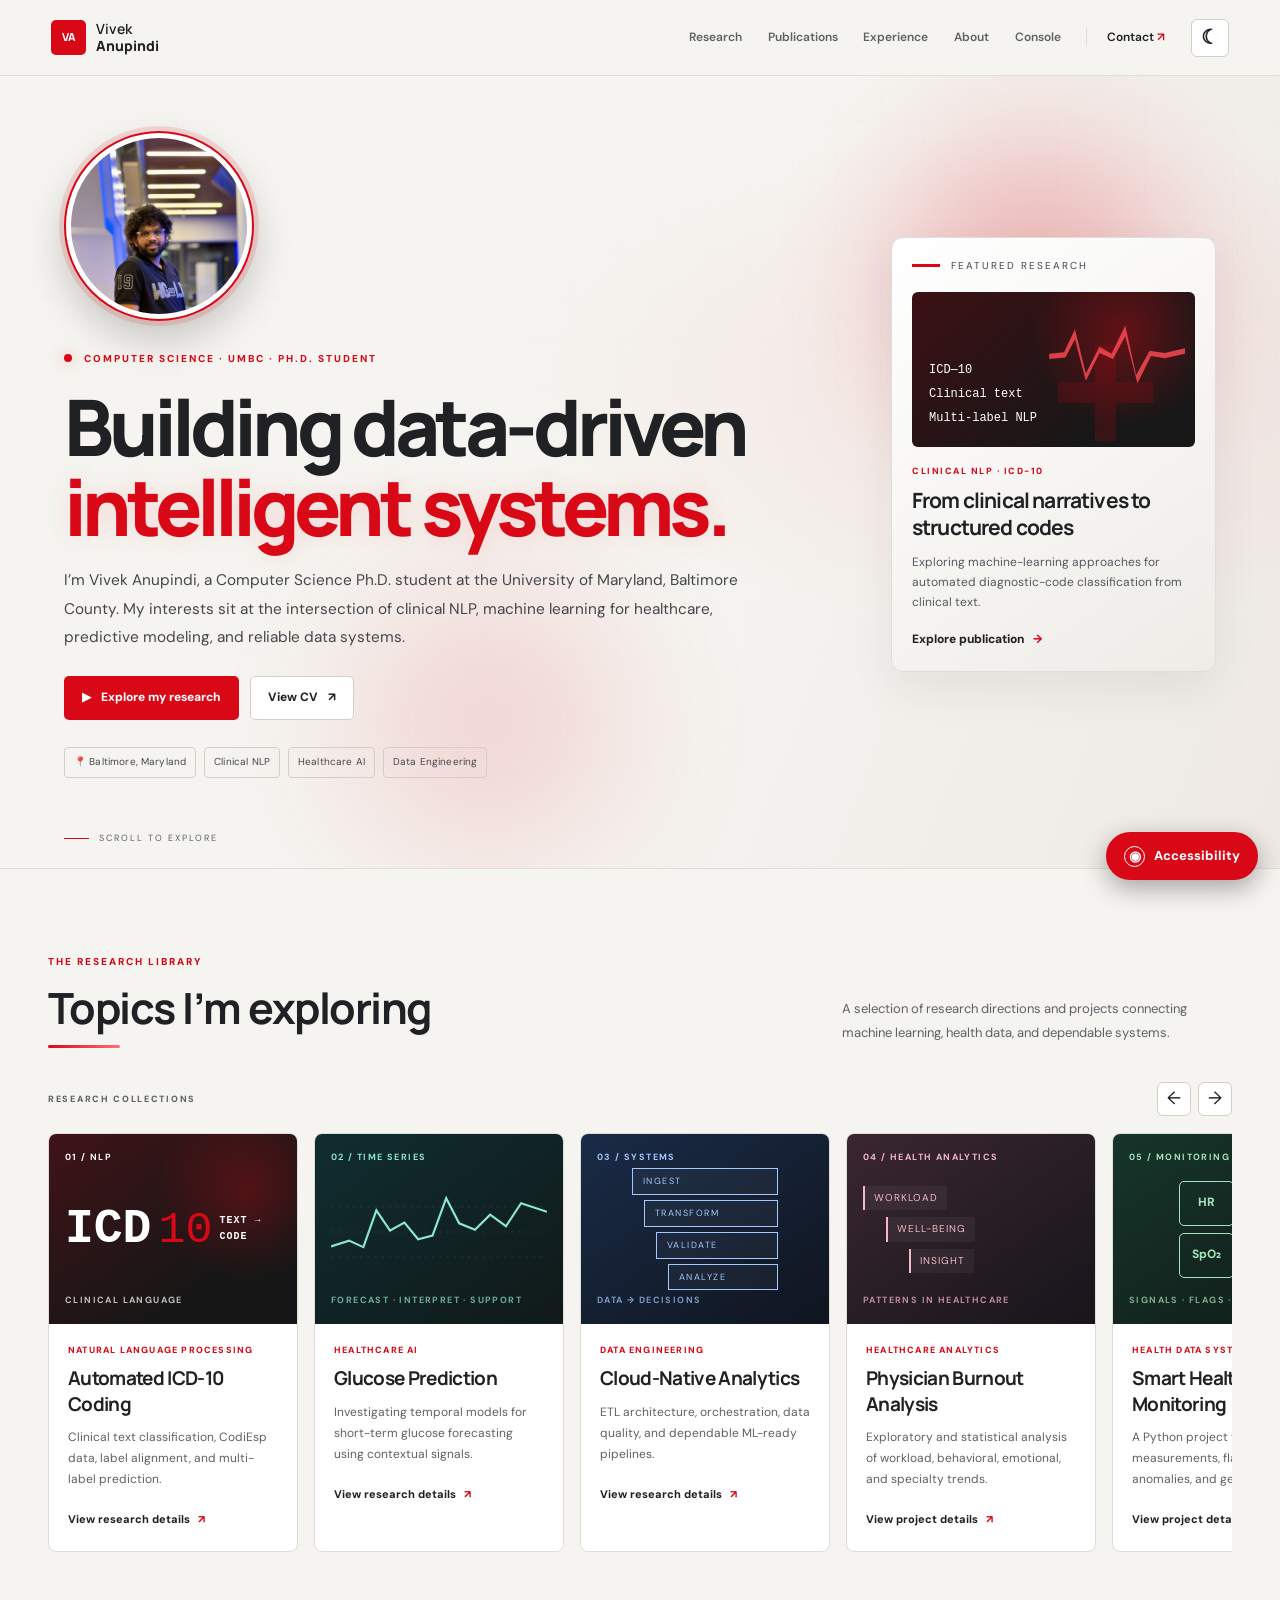
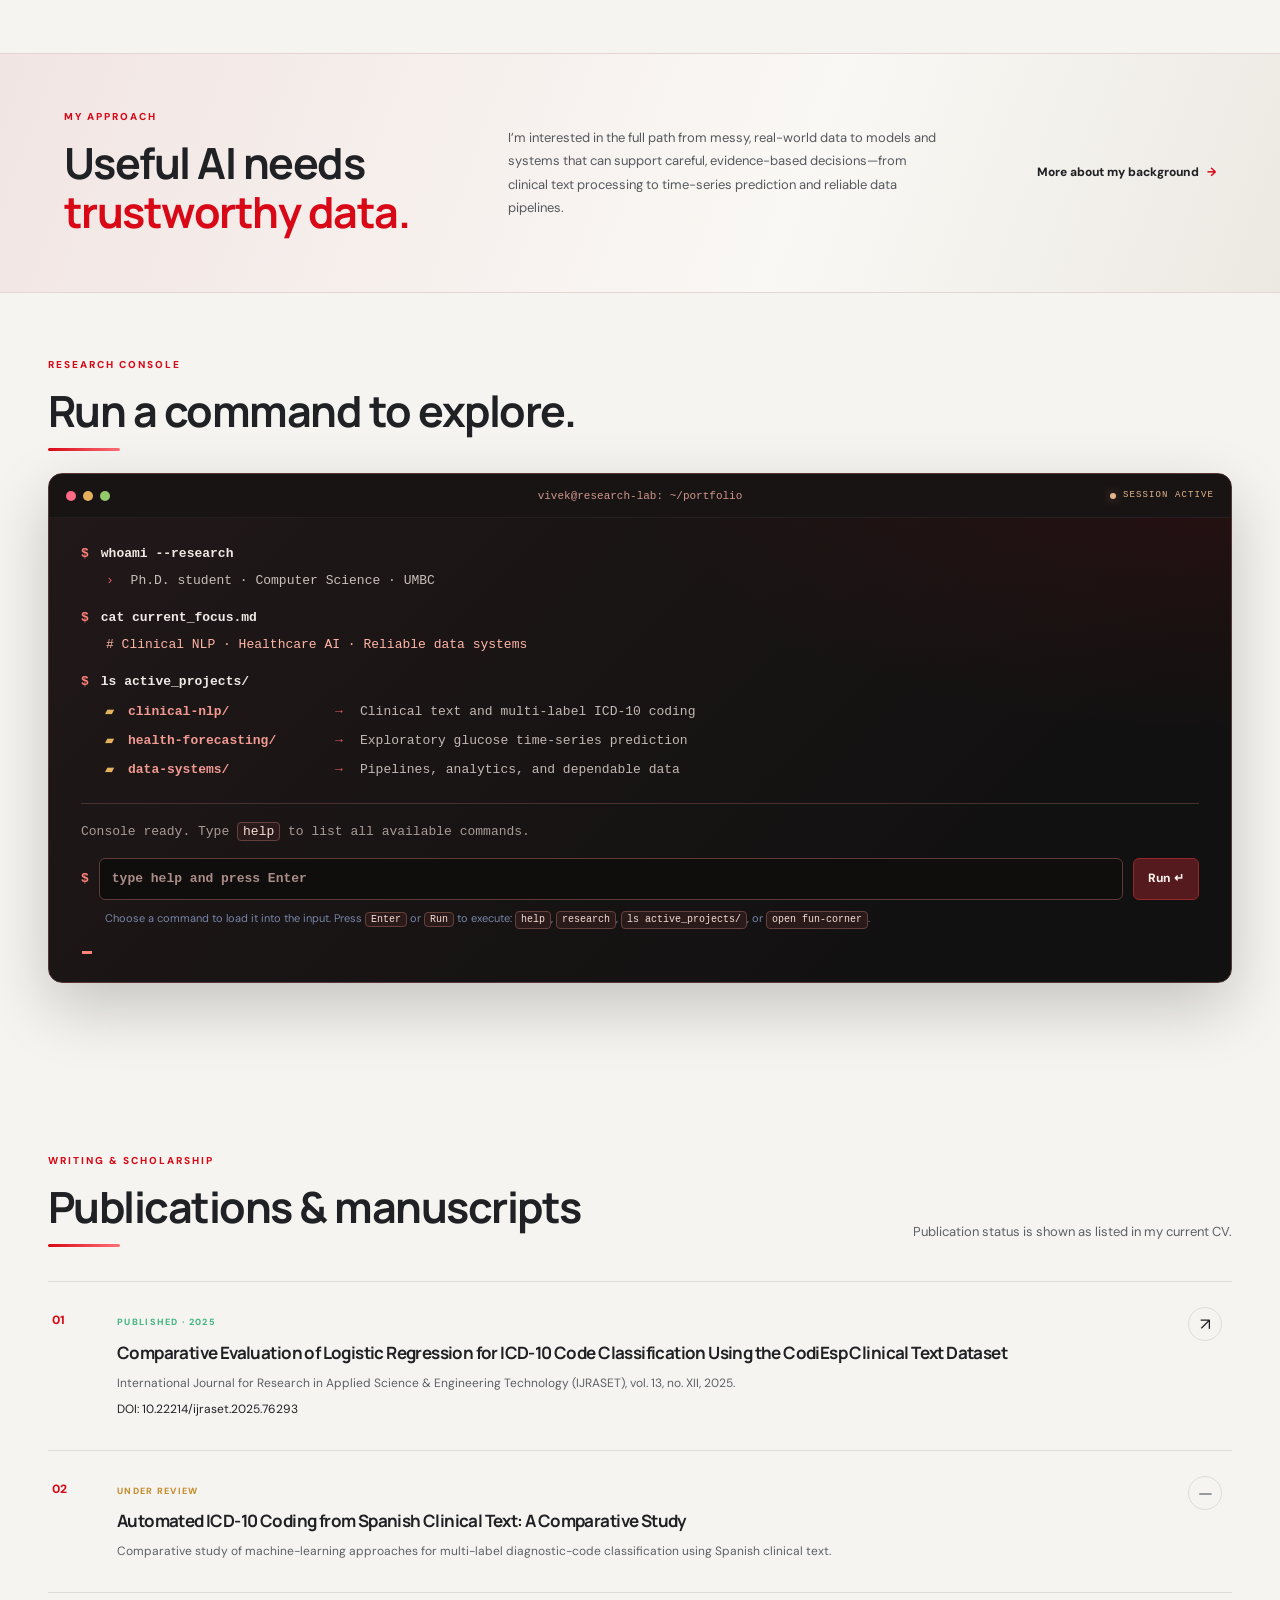
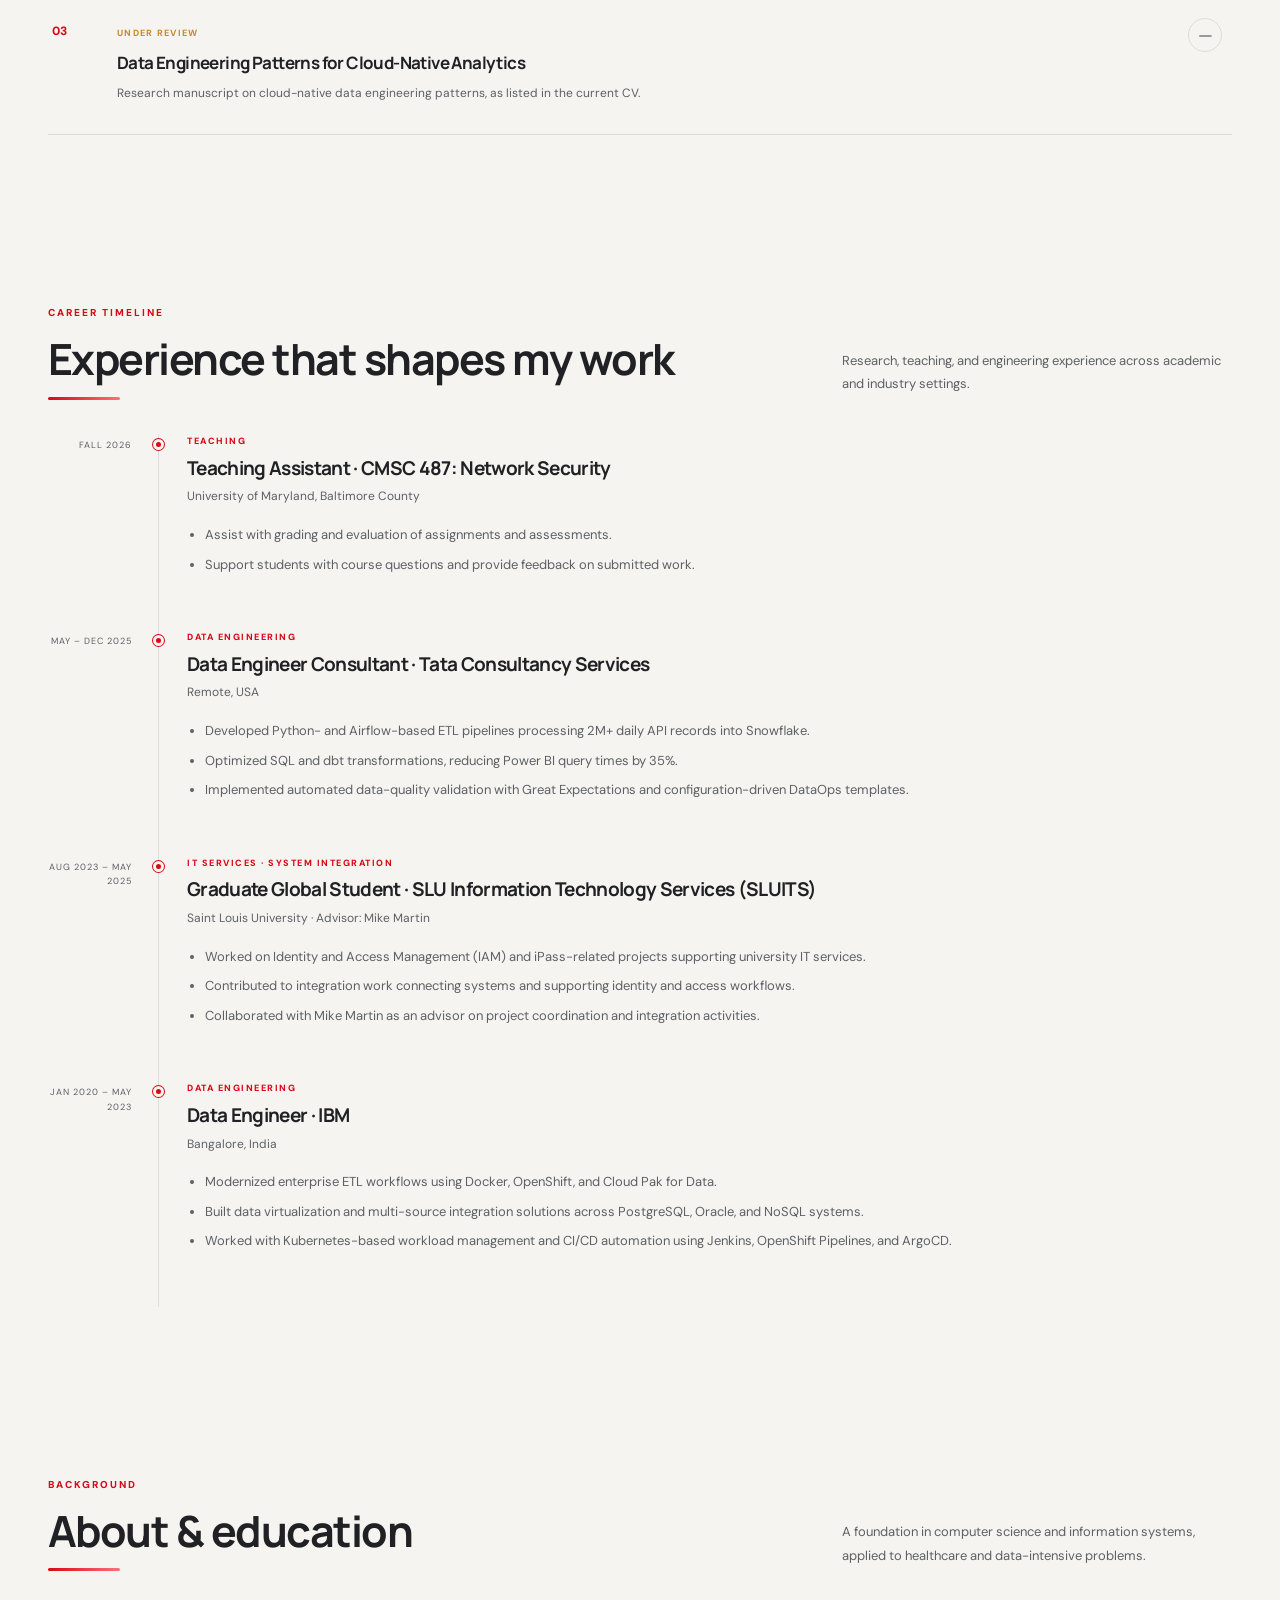
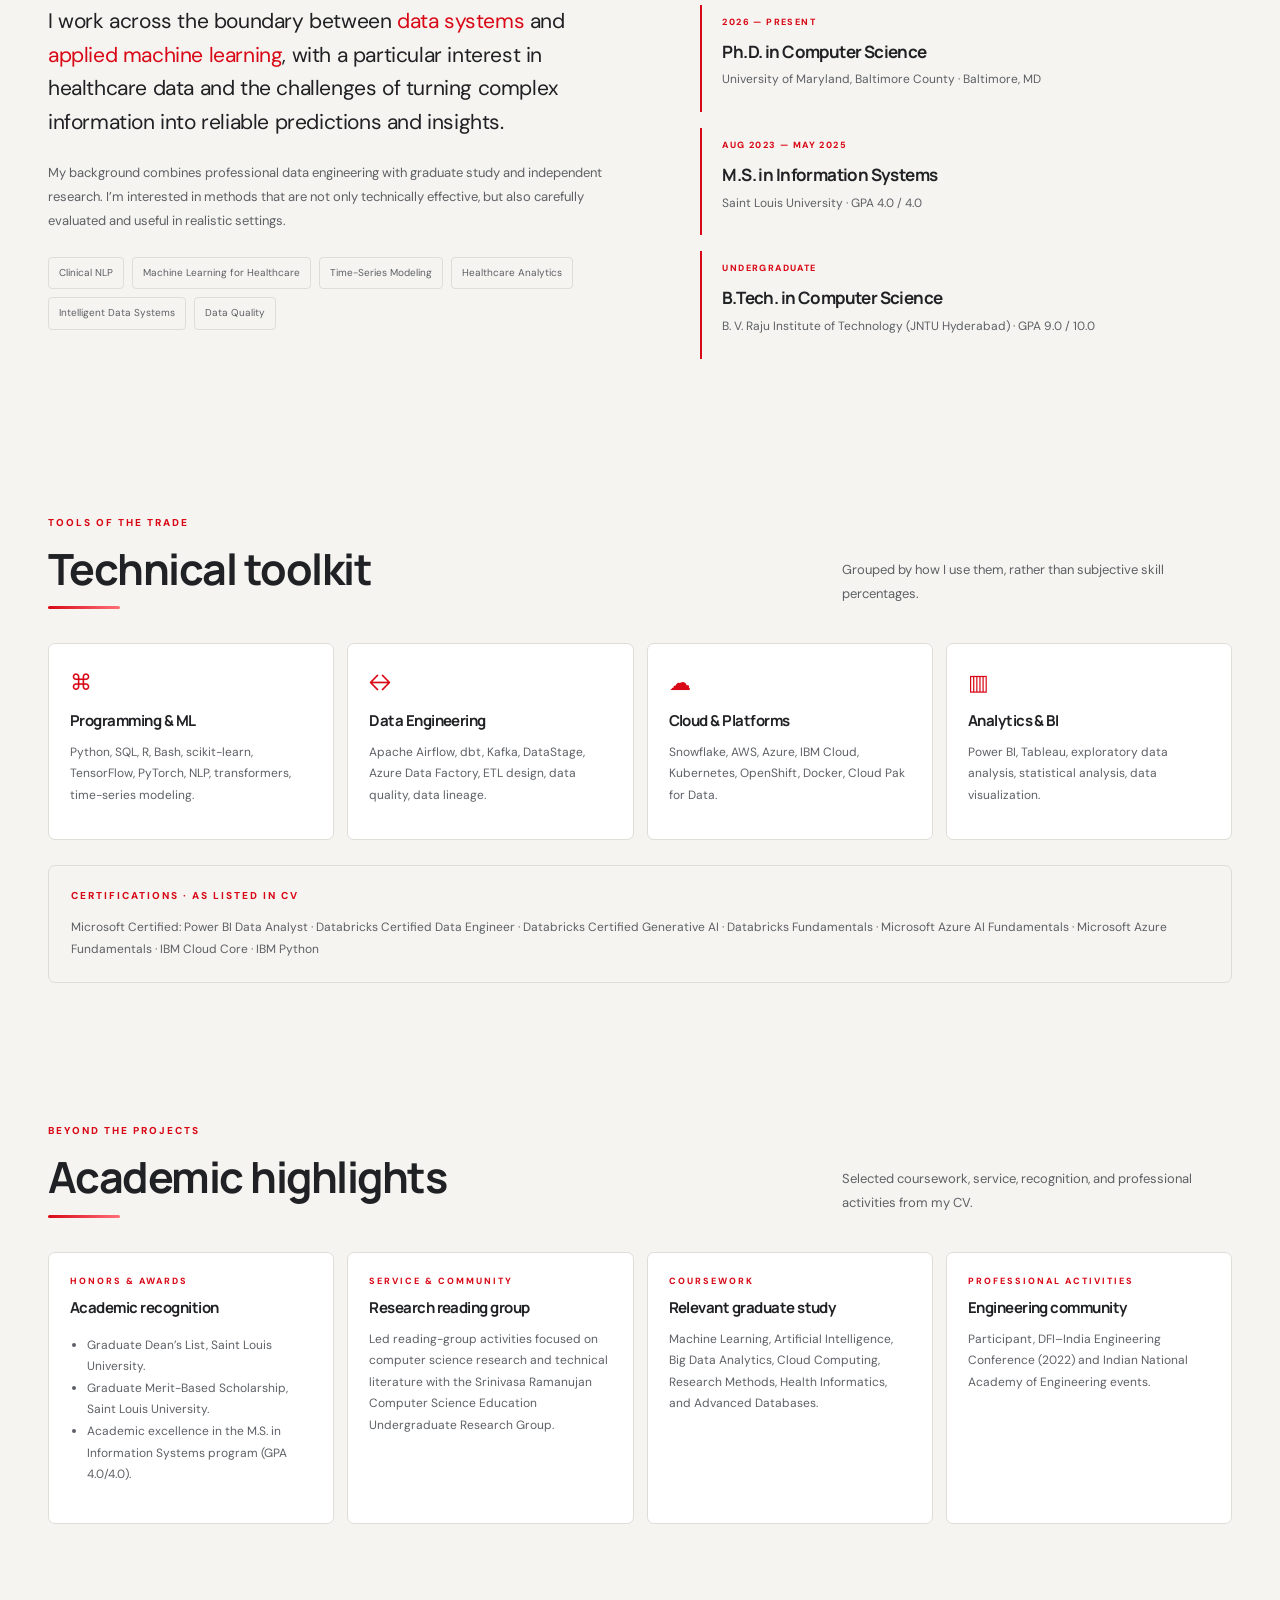
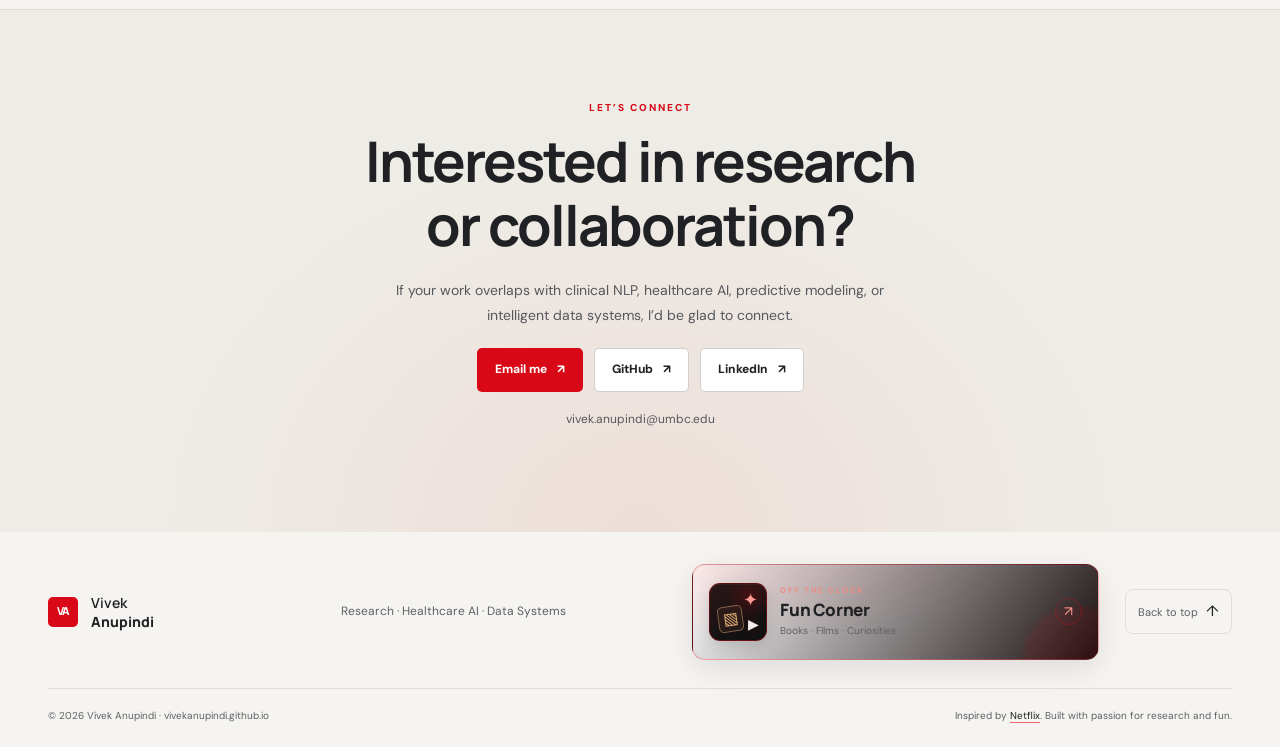
<file: index.html>
<!doctype html>
<html lang="en">
<head>
  <meta charset="utf-8">
  <meta name="viewport" content="width=device-width, initial-scale=1">
  <meta name="description" content="Vivek Anupindi — Computer Science PhD student at UMBC exploring clinical NLP, machine learning for healthcare, and intelligent data systems.">
  <meta name="theme-color" content="#101010">
  <meta name="color-scheme" content="dark light">
  <meta property="og:type" content="website">
  <meta property="og:title" content="Vivek Anupindi — Research Portfolio">
  <meta property="og:description" content="Clinical NLP, healthcare AI, and dependable data systems.">
  <meta property="og:url" content="https://vivekanupindi.github.io/">
  <link rel="canonical" href="https://vivekanupindi.github.io/">
  <link rel="icon" href="assets/favicon.svg" type="image/svg+xml">
  <link rel="stylesheet" href="styles.css?v=20261116-portfolio-structure">
  <title>Vivek Anupindi | Research Portfolio</title>
  <link rel="preconnect" href="https://fonts.googleapis.com">
  <link rel="preconnect" href="https://fonts.gstatic.com" crossorigin>
  <link href="https://fonts.googleapis.com/css2?family=DM+Sans:wght@400;500;600;700&family=Manrope:wght@400;500;600;700;800&display=swap" rel="stylesheet">


</head>
<body>
  <a class="skip-link" href="#main">Skip to content</a>
  <header class="site-header" id="top">
    <a class="brand" href="#top" aria-label="Vivek Anupindi home"><span class="brand-mark">VA</span><span class="brand-name">Vivek <b>Anupindi</b></span></a>
    <button class="menu-toggle" aria-expanded="false" aria-controls="site-nav" aria-label="Open navigation"><span></span><span></span><span></span></button>
    <nav class="site-nav" id="site-nav" aria-label="Main navigation">
      <a href="#research">Research</a><a href="#publications">Publications</a><a href="#experience">Experience</a><a href="#about">About</a><a href="#research-console">Console</a>
      <a class="nav-contact" href="#contact">Contact <span aria-hidden="true">↗</span></a>
      <button class="theme-toggle" type="button" aria-label="Switch color theme" title="Switch color theme">☼</button>
    </nav>
  </header>

  <main id="main">
    <section class="hero" aria-labelledby="hero-title">
      <div class="hero-backdrop" aria-hidden="true"><span class="orb orb-one"></span><span class="orb orb-two"></span><span class="grid-glow"></span></div>
      <div class="hero-content">
        <div class="headshot-wrap"><img class="headshot" src="assets/headshot.jpeg" alt="Headshot of Vivek Anupindi" loading="eager" decoding="async" onerror="this.parentElement.style.display='none'"></div>
        <p class="eyebrow"><span class="status-dot"></span> COMPUTER SCIENCE · UMBC · PH.D. STUDENT</p>
        <h1 id="hero-title" class="typewriter-title" aria-label="Building data-driven intelligent systems.">
          <span class="typewriter-line typewriter-line-main" data-typewriter-line="Building data-driven" aria-hidden="true">Building data-driven</span>
          <span class="typewriter-line typewriter-line-accent" data-typewriter-line="intelligent systems." aria-hidden="true">intelligent systems.</span>
        </h1>
        <p class="hero-lede">I’m Vivek Anupindi, a Computer Science Ph.D. student at the University of Maryland, Baltimore County. My interests sit at the intersection of clinical NLP, machine learning for healthcare, predictive modeling, and reliable data systems.</p>
        <div class="hero-actions">
          <a class="button button-primary" href="#research"><span aria-hidden="true">▶</span> Explore my research</a>
          <a class="button button-secondary" href="assets/Vivek_Anupindi_CV.pdf" target="_blank" rel="noopener">View CV <span aria-hidden="true">↗</span></a>
        </div>
        <div class="hero-meta"><span>📍 Baltimore, Maryland</span><span>Clinical NLP</span><span>Healthcare AI</span><span>Data Engineering</span></div>
      </div>
      <aside class="hero-feature" aria-label="Featured research">
        <div class="feature-label"><span class="red-line"></span> FEATURED RESEARCH</div>
        <div class="feature-art art-clinical" aria-hidden="true"><span class="art-cross">+</span><span class="art-wave"></span><span class="art-code">ICD—10<br>Clinical text<br>Multi-label NLP</span></div>
        <p class="feature-kicker">CLINICAL NLP · ICD-10</p>
        <h2>From clinical narratives to structured codes</h2>
        <p>Exploring machine-learning approaches for automated diagnostic-code classification from clinical text.</p>
        <a class="text-link" href="#publications">Explore publication <span aria-hidden="true">→</span></a>
      </aside>
      <a class="scroll-cue" href="#research"><span></span> SCROLL TO EXPLORE</a>
    </section>

    

    <section class="content-section" id="research">
      <div class="section-heading"><div><p class="eyebrow">THE RESEARCH LIBRARY</p><h2>Topics I’m exploring</h2></div><p class="section-note">A selection of research directions and projects connecting machine learning, health data, and dependable systems.</p></div>
      <div class="rail-controls"><span class="rail-label">RESEARCH COLLECTIONS</span><div><button class="rail-btn" data-scroll="research-rail" data-direction="left" aria-label="Scroll research cards left">←</button><button class="rail-btn" data-scroll="research-rail" data-direction="right" aria-label="Scroll research cards right">→</button></div></div>
      <div class="card-rail" id="research-rail">
        <article class="research-card"><div class="poster poster-clinical"><span class="poster-index">01 / NLP</span><div class="poster-graphic clinical-graphic"><span>ICD</span><i>10</i><b>TEXT → CODE</b></div><span class="poster-foot">CLINICAL LANGUAGE</span></div><div class="card-info"><p class="card-category">NATURAL LANGUAGE PROCESSING</p><h3>Automated ICD-10 Coding</h3><p>Clinical text classification, CodiEsp data, label alignment, and multi-label prediction.</p><button class="detail-button" data-detail="clinical">View research details <span>↗</span></button></div></article>
        <article class="research-card"><div class="poster poster-glucose"><span class="poster-index">02 / TIME SERIES</span><div class="pulse-chart" aria-hidden="true"><svg viewBox="0 0 300 130" role="img"><path d="M0 95 L25 87 L45 96 L63 45 L82 73 L102 62 L121 85 L141 80 L160 28 L178 63 L200 72 L221 51 L243 67 L264 35 L300 47" fill="none" stroke="currentColor" stroke-width="3"/><path d="M0 110 H300 M0 75 H300 M0 40 H300" stroke="currentColor" opacity=".15" stroke-dasharray="4 6"/></svg></div><span class="poster-foot">FORECAST · INTERPRET · SUPPORT</span></div><div class="card-info"><p class="card-category">HEALTHCARE AI</p><h3>Glucose Prediction</h3><p>Investigating temporal models for short-term glucose forecasting using contextual signals.</p><button class="detail-button" data-detail="glucose">View research details <span>↗</span></button></div></article>
        <article class="research-card"><div class="poster poster-data"><span class="poster-index">03 / SYSTEMS</span><div class="data-stack" aria-hidden="true"><span>INGEST</span><span>TRANSFORM</span><span>VALIDATE</span><span>ANALYZE</span></div><span class="poster-foot">DATA → DECISIONS</span></div><div class="card-info"><p class="card-category">DATA ENGINEERING</p><h3>Cloud-Native Analytics</h3><p>ETL architecture, orchestration, data quality, and dependable ML-ready pipelines.</p><button class="detail-button" data-detail="data">View research details <span>↗</span></button></div></article>
        <article class="research-card"><div class="poster poster-burnout"><span class="poster-index">04 / HEALTH ANALYTICS</span><div class="burnout-art" aria-hidden="true"><span>WORKLOAD</span><span>WELL-BEING</span><span>INSIGHT</span></div><span class="poster-foot">PATTERNS IN HEALTHCARE</span></div><div class="card-info"><p class="card-category">HEALTHCARE ANALYTICS</p><h3>Physician Burnout Analysis</h3><p>Exploratory and statistical analysis of workload, behavioral, emotional, and specialty trends.</p><button class="detail-button" data-detail="burnout">View project details <span>↗</span></button></div></article>
        <article class="research-card"><div class="poster poster-monitor"><span class="poster-index">05 / MONITORING</span><div class="monitor-grid"><span>HR</span><span>BP</span><span>SpO₂</span><span>GLU</span></div><span class="poster-foot">SIGNALS · FLAGS · REPORTS</span></div><div class="card-info"><p class="card-category">HEALTH DATA SYSTEMS</p><h3>Smart Health Monitoring</h3><p>A Python project tracking health measurements, flagging rule-based anomalies, and generating reports.</p><button class="detail-button" data-detail="monitoring">View project details <span>↗</span></button></div></article>
      </div>
    </section>

    <section class="feature-strip" aria-label="Research approach"><div><p class="eyebrow">MY APPROACH</p><h2>Useful AI needs<br><span>trustworthy data.</span></h2></div><p>I’m interested in the full path from messy, real-world data to models and systems that can support careful, evidence-based decisions—from clinical text processing to time-series prediction and reliable data pipelines.</p><a class="text-link" href="#about">More about my background <span>→</span></a></section>

    <section class="content-section terminal-section" id="research-console" aria-labelledby="console-title">
      <div class="section-heading terminal-heading">
        <div><p class="eyebrow">RESEARCH CONSOLE</p><h2 id="console-title">Run a command to explore.</h2></div>
      </div>
      <div class="terminal-window">
        <div class="terminal-topbar">
          <div class="terminal-lights" aria-hidden="true"><span></span><span></span><span></span></div>
          <p class="terminal-path">vivek@research-lab: <span>~/portfolio</span></p>
          <span class="terminal-status"><i></i> SESSION ACTIVE</span>
        </div>
        <div class="terminal-body">
          <p class="terminal-line"><span class="terminal-prompt">$</span><span class="terminal-command">whoami --research</span></p>
          <p class="terminal-output"><span class="terminal-arrow">›</span> Ph.D. student · Computer Science · UMBC</p>
          <p class="terminal-line"><span class="terminal-prompt">$</span><span class="terminal-command">cat current_focus.md</span></p>
          <p class="terminal-output terminal-highlight"># Clinical NLP · Healthcare AI · Reliable data systems</p>
          <p class="terminal-line"><span class="terminal-prompt">$</span><span class="terminal-command">ls active_projects/</span></p>
          <div class="terminal-tree" aria-label="Featured research directions">
            <div><span class="terminal-folder" aria-hidden="true">▰</span><a href="#research">clinical-nlp/</a><span class="terminal-arrow">→</span><span class="terminal-description">Clinical text and multi-label ICD-10 coding</span></div>
            <div><span class="terminal-folder" aria-hidden="true">▰</span><a href="#research">health-forecasting/</a><span class="terminal-arrow">→</span><span class="terminal-description">Exploratory glucose time-series prediction</span></div>
            <div><span class="terminal-folder" aria-hidden="true">▰</span><a href="#research">data-systems/</a><span class="terminal-arrow">→</span><span class="terminal-description">Pipelines, analytics, and dependable data</span></div>
          </div>
          <div class="terminal-interactive">
            <div class="terminal-console-output" id="research-console-output" role="log" aria-live="polite" aria-relevant="additions text">
              <p class="terminal-console-line terminal-console-output-line">Console ready. Type <kbd>help</kbd> to list all available commands.</p>
            </div>
            <form class="terminal-command-form" id="research-console-form" autocomplete="off">
              <label class="terminal-prompt" for="research-console-input" aria-hidden="true">$</label>
              <input
                id="research-console-input"
                class="terminal-command-input"
                name="command"
                type="text"
                inputmode="text"
                spellcheck="false"
                autocapitalize="off"
                autocomplete="off"
                aria-label="Enter a research console command"
                aria-describedby="research-console-help"
                placeholder="type help and press Enter"
              >
              <button class="terminal-run" type="submit">Run <span aria-hidden="true">↵</span></button>
            </form>
            <p class="terminal-input-help" id="research-console-help">
              Choose a command to load it into the input. Press <kbd>Enter</kbd> or <kbd>Run</kbd> to execute:
              <button class="terminal-command-suggestion" type="button" data-console-command="help" aria-label="Load command help into the console input"><kbd>help</kbd></button>,
              <button class="terminal-command-suggestion" type="button" data-console-command="research" aria-label="Load command research into the console input"><kbd>research</kbd></button>,
              <button class="terminal-command-suggestion" type="button" data-console-command="ls active_projects/" aria-label="Load command ls active projects into the console input"><kbd>ls active_projects/</kbd></button>,
              or <button class="terminal-command-suggestion" type="button" data-console-command="open fun-corner" aria-label="Load command open fun-corner into the console input"><kbd>open fun-corner</kbd></button>.
            </p>
            <p class="terminal-command-selection-status" id="research-console-selection-status" role="status" aria-live="polite" aria-atomic="true"></p>
            <span class="terminal-caret" aria-hidden="true"></span>
          </div>
        </div>
      </div>
    </section>

    <section class="content-section" id="publications">
      <div class="section-heading"><div><p class="eyebrow">WRITING & SCHOLARSHIP</p><h2>Publications & manuscripts</h2></div><p class="section-note">Publication status is shown as listed in my current CV.</p></div>
      <div class="publication-list">
        <article class="publication-item"><div class="pub-number">01</div><div class="pub-main"><span class="pub-status published">PUBLISHED · 2025</span><h3>Comparative Evaluation of Logistic Regression for ICD-10 Code Classification Using the CodiEsp Clinical Text Dataset</h3><p>International Journal for Research in Applied Science & Engineering Technology (IJRASET), vol. 13, no. XII, 2025.</p><p class="doi">DOI: 10.22214/ijraset.2025.76293</p></div><a class="pub-link" href="https://doi.org/10.22214/ijraset.2025.76293" target="_blank" rel="noopener" aria-label="Open published paper">↗</a></article>
        <article class="publication-item"><div class="pub-number">02</div><div class="pub-main"><span class="pub-status review">UNDER REVIEW</span><h3>Automated ICD-10 Coding from Spanish Clinical Text: A Comparative Study</h3><p>Comparative study of machine-learning approaches for multi-label diagnostic-code classification using Spanish clinical text.</p></div><span class="pub-link muted-link" aria-label="No public paper link supplied">—</span></article>
        <article class="publication-item"><div class="pub-number">03</div><div class="pub-main"><span class="pub-status review">UNDER REVIEW</span><h3>Data Engineering Patterns for Cloud-Native Analytics</h3><p>Research manuscript on cloud-native data engineering patterns, as listed in the current CV.</p></div><span class="pub-link muted-link" aria-label="No public paper link supplied">—</span></article>
      </div>
    </section>

    <section class="content-section" id="experience">
      <div class="section-heading"><div><p class="eyebrow">CAREER TIMELINE</p><h2>Experience that shapes my work</h2></div><p class="section-note">Research, teaching, and engineering experience across academic and industry settings.</p></div>
      <div class="timeline">
        <article class="timeline-item"><div class="timeline-date">FALL 2026</div><div class="timeline-body"><p class="timeline-type">TEACHING</p><h3>Teaching Assistant · CMSC 487: Network Security</h3><p>University of Maryland, Baltimore County</p><ul><li>Assist with grading and evaluation of assignments and assessments.</li><li>Support students with course questions and provide feedback on submitted work.</li></ul></div><span class="timeline-mark"></span></article>
        <article class="timeline-item"><div class="timeline-date">MAY – DEC 2025</div><div class="timeline-body"><p class="timeline-type">DATA ENGINEERING</p><h3>Data Engineer Consultant · Tata Consultancy Services</h3><p>Remote, USA</p><ul><li>Developed Python- and Airflow-based ETL pipelines processing 2M+ daily API records into Snowflake.</li><li>Optimized SQL and dbt transformations, reducing Power BI query times by 35%.</li><li>Implemented automated data-quality validation with Great Expectations and configuration-driven DataOps templates.</li></ul></div><span class="timeline-mark"></span></article>
        <article class="timeline-item"><div class="timeline-date">AUG 2023 – MAY 2025</div><div class="timeline-body"><p class="timeline-type">IT SERVICES · SYSTEM INTEGRATION</p><h3>Graduate Global Student · SLU Information Technology Services (SLUITS)</h3><p>Saint Louis University · Advisor: Mike Martin</p><ul><li>Worked on Identity and Access Management (IAM) and iPass-related projects supporting university IT services.</li><li>Contributed to integration work connecting systems and supporting identity and access workflows.</li><li>Collaborated with Mike Martin as an advisor on project coordination and integration activities.</li></ul></div><span class="timeline-mark"></span></article>
        <article class="timeline-item"><div class="timeline-date">JAN 2020 – MAY 2023</div><div class="timeline-body"><p class="timeline-type">DATA ENGINEERING</p><h3>Data Engineer · IBM</h3><p>Bangalore, India</p><ul><li>Modernized enterprise ETL workflows using Docker, OpenShift, and Cloud Pak for Data.</li><li>Built data virtualization and multi-source integration solutions across PostgreSQL, Oracle, and NoSQL systems.</li><li>Worked with Kubernetes-based workload management and CI/CD automation using Jenkins, OpenShift Pipelines, and ArgoCD.</li></ul></div><span class="timeline-mark"></span></article>
      </div>
    </section>

    <section class="content-section" id="about">
      <div class="section-heading"><div><p class="eyebrow">BACKGROUND</p><h2>About & education</h2></div><p class="section-note">A foundation in computer science and information systems, applied to healthcare and data-intensive problems.</p></div>
      <div class="about-grid">
        <div class="about-copy"><p class="large-copy">I work across the boundary between <span>data systems</span> and <span>applied machine learning</span>, with a particular interest in healthcare data and the challenges of turning complex information into reliable predictions and insights.</p><p>My background combines professional data engineering with graduate study and independent research. I’m interested in methods that are not only technically effective, but also carefully evaluated and useful in realistic settings.</p><div class="interest-tags"><span>Clinical NLP</span><span>Machine Learning for Healthcare</span><span>Time-Series Modeling</span><span>Healthcare Analytics</span><span>Intelligent Data Systems</span><span>Data Quality</span></div></div>
        <div class="education-stack"><article class="education-item"><span class="edu-year">2026 — PRESENT</span><h3>Ph.D. in Computer Science</h3><p>University of Maryland, Baltimore County · Baltimore, MD</p></article><article class="education-item"><span class="edu-year">AUG 2023 — MAY 2025</span><h3>M.S. in Information Systems</h3><p>Saint Louis University · GPA 4.0 / 4.0</p></article><article class="education-item"><span class="edu-year">UNDERGRADUATE</span><h3>B.Tech. in Computer Science</h3><p>B. V. Raju Institute of Technology (JNTU Hyderabad) · GPA 9.0 / 10.0</p></article></div>
      </div>
    </section>

    <section class="content-section compact-section" id="skills">
      <div class="section-heading"><div><p class="eyebrow">TOOLS OF THE TRADE</p><h2>Technical toolkit</h2></div><p class="section-note">Grouped by how I use them, rather than subjective skill percentages.</p></div>
      <div class="skills-grid"><article><span class="skill-icon">⌘</span><h3>Programming & ML</h3><p>Python, SQL, R, Bash, scikit-learn, TensorFlow, PyTorch, NLP, transformers, time-series modeling.</p></article><article><span class="skill-icon">↔</span><h3>Data Engineering</h3><p>Apache Airflow, dbt, Kafka, DataStage, Azure Data Factory, ETL design, data quality, data lineage.</p></article><article><span class="skill-icon">☁</span><h3>Cloud & Platforms</h3><p>Snowflake, AWS, Azure, IBM Cloud, Kubernetes, OpenShift, Docker, Cloud Pak for Data.</p></article><article><span class="skill-icon">▥</span><h3>Analytics & BI</h3><p>Power BI, Tableau, exploratory data analysis, statistical analysis, data visualization.</p></article></div>
      <div class="certifications"><p class="eyebrow">CERTIFICATIONS · AS LISTED IN CV</p><p>Microsoft Certified: Power BI Data Analyst · Databricks Certified Data Engineer · Databricks Certified Generative AI · Databricks Fundamentals · Microsoft Azure AI Fundamentals · Microsoft Azure Fundamentals · IBM Cloud Core · IBM Python</p></div>
    </section>

    <section class="content-section compact-section" id="highlights">
      <div class="section-heading"><div><p class="eyebrow">BEYOND THE PROJECTS</p><h2>Academic highlights</h2></div><p class="section-note">Selected coursework, service, recognition, and professional activities from my CV.</p></div>
      <div class="highlights-grid">
        <article class="highlight-card"><p class="eyebrow">HONORS & AWARDS</p><h3>Academic recognition</h3><ul><li>Graduate Dean’s List, Saint Louis University.</li><li>Graduate Merit-Based Scholarship, Saint Louis University.</li><li>Academic excellence in the M.S. in Information Systems program (GPA 4.0/4.0).</li></ul></article>
        <article class="highlight-card"><p class="eyebrow">SERVICE & COMMUNITY</p><h3>Research reading group</h3><p>Led reading-group activities focused on computer science research and technical literature with the Srinivasa Ramanujan Computer Science Education Undergraduate Research Group.</p></article>
        <article class="highlight-card"><p class="eyebrow">COURSEWORK</p><h3>Relevant graduate study</h3><p>Machine Learning, Artificial Intelligence, Big Data Analytics, Cloud Computing, Research Methods, Health Informatics, and Advanced Databases.</p></article>
        <article class="highlight-card"><p class="eyebrow">PROFESSIONAL ACTIVITIES</p><h3>Engineering community</h3><p>Participant, DFI–India Engineering Conference (2022) and Indian National Academy of Engineering events.</p></article>
      </div>
    </section>

    <section class="contact-section" id="contact"><div class="contact-glow" aria-hidden="true"></div><div class="contact-content"><p class="eyebrow">LET’S CONNECT</p><h2>Interested in research<br>or collaboration?</h2><p>If your work overlaps with clinical NLP, healthcare AI, predictive modeling, or intelligent data systems, I’d be glad to connect.</p><div class="contact-actions"><a class="button button-primary" href="mailto:vivek.anupindi@umbc.edu">Email me <span aria-hidden="true">↗</span></a><a class="button button-secondary" href="https://github.com/vivekanupindi" target="_blank" rel="noopener">GitHub <span aria-hidden="true">↗</span></a><a class="button button-secondary" href="https://www.linkedin.com/in/vivek-anupindi-6214831a0/" target="_blank" rel="noopener">LinkedIn <span aria-hidden="true">↗</span></a></div><p class="contact-email">vivek.anupindi@umbc.edu</p></div></section>
  </main>
  <footer class="site-footer">
    <div class="footer-main">
      <a class="brand footer-brand" href="#top" aria-label="Vivek Anupindi home">
        <span class="brand-mark">VA</span>
        <span class="brand-name">Vivek <b>Anupindi</b></span>
      </a>
      <p class="footer-signature">Research · Healthcare AI · Data Systems</p>
      <a href="blog.html" class="footer-blog-link" aria-label="Visit Fun Corner for books, films, and personal notes">
        <span class="fun-corner-art" aria-hidden="true"><i>✦</i><i>▧</i><i>▶</i></span>
        <span class="fun-corner-copy">
          <span class="fun-corner-kicker">OFF THE CLOCK</span>
          <strong>Fun Corner</strong>
          <span class="fun-corner-description">Books · Films · Curiosities</span>
        </span>
        <span class="fun-corner-arrow" aria-hidden="true">↗</span>
      </a>
      <a href="#top" class="back-top"><span>Back to top</span><span aria-hidden="true">↑</span></a>
    </div>
    <div class="footer-bottom">
      <small class="copyright">© <span id="year"></span> Vivek Anupindi · <a href="https://vivekanupindi.github.io/">vivekanupindi.github.io</a></small>
      <small class="inspiration-note">Inspired by <a href="https://www.netflix.com/" target="_blank" rel="noopener noreferrer">Netflix</a>. Built with passion for research and fun.</small>
    </div>
  </footer>
  <!-- Accessibility tools: user-controlled display and navigation preferences -->
  <button
    class="accessibility-toggle"
    type="button"
    aria-controls="accessibility-panel"
    aria-expanded="false"
    aria-label="Open accessibility tools"
  >
    <span class="accessibility-toggle-icon" aria-hidden="true">◉</span>
    <span>Accessibility</span>
  </button>

  <aside
    class="accessibility-panel"
    id="accessibility-panel"
    role="dialog"
    aria-modal="false"
    aria-labelledby="accessibility-title"
    aria-describedby="accessibility-panel-intro"
    hidden
  >
    <header class="accessibility-panel-header">
      <div>
        <p class="accessibility-kicker">PERSONALIZE YOUR EXPERIENCE</p>
        <h2 id="accessibility-title" tabindex="-1">Accessibility Tools</h2>
        <p class="accessibility-panel-intro" id="accessibility-panel-intro">Adjust how this portfolio looks and behaves. Your preferences are saved in this browser.</p>
      </div>
      <button class="accessibility-close" type="button" aria-label="Close accessibility tools">×</button>
    </header>

    <div class="accessibility-panel-content">
      <section class="accessibility-group" aria-labelledby="a11y-display-heading">
        <h3 id="a11y-display-heading">Display &amp; Motion</h3>
        <label class="accessibility-option" for="a11y-high-contrast">
          <input id="a11y-high-contrast" type="checkbox" data-a11y-setting="highContrast">
          <span>High Contrast</span>
        </label>
        <label class="accessibility-option" for="a11y-large-text">
          <input id="a11y-large-text" type="checkbox" data-a11y-setting="largeText">
          <span>Large Text</span>
        </label>
        <label class="accessibility-option" for="a11y-dyslexia-font">
          <input id="a11y-dyslexia-font" type="checkbox" data-a11y-setting="dyslexiaFont">
          <span>Dyslexia-Friendly Font</span>
        </label>
        <label class="accessibility-option" for="a11y-reduce-motion">
          <input id="a11y-reduce-motion" type="checkbox" data-a11y-setting="reduceMotion">
          <span>Reduce Motion</span>
        </label>
      </section>

      <section class="accessibility-group" aria-labelledby="a11y-navigation-heading">
        <h3 id="a11y-navigation-heading">Navigation &amp; Focus</h3>
        <label class="accessibility-option" for="a11y-enhanced-focus">
          <input id="a11y-enhanced-focus" type="checkbox" data-a11y-setting="enhancedFocus">
          <span>Enhanced Focus Indicators</span>
        </label>
        <label class="accessibility-option" for="a11y-underline-links">
          <input id="a11y-underline-links" type="checkbox" data-a11y-setting="underlineLinks">
          <span>Underline Links</span>
        </label>
      </section>

      <section class="accessibility-group" aria-labelledby="a11y-reading-heading">
        <h3 id="a11y-reading-heading">Content &amp; Reading</h3>
        <label class="accessibility-option" for="a11y-increased-spacing">
          <input id="a11y-increased-spacing" type="checkbox" data-a11y-setting="increasedSpacing">
          <span>Increase Line Spacing</span>
        </label>
        <label class="accessibility-option" for="a11y-highlight-headings">
          <input id="a11y-highlight-headings" type="checkbox" data-a11y-setting="highlightHeadings">
          <span>Highlight Headings</span>
        </label>
        <div class="accessibility-speech-tools">
          <p class="accessibility-speech-copy">Listen to the page with your browser's built-in voice.</p>
          <div class="accessibility-speech-controls">
            <button class="accessibility-speech-start" id="a11y-speak-page" type="button">Speak this page aloud</button>
            <button class="accessibility-speech-secondary" id="a11y-speech-pause" type="button" disabled>Pause</button>
            <button class="accessibility-speech-secondary" id="a11y-speech-stop" type="button" disabled>Stop</button>
          </div>
          <p class="accessibility-speech-status" id="a11y-speech-status" role="status" aria-live="polite">Speech is ready when you are.</p>
        </div>
      </section>
    </div>

    <footer class="accessibility-panel-footer">
      <button class="accessibility-reset" type="button">Reset accessibility settings</button>
      <p>These display preferences do not replace assistive technology or a formal accessibility audit.</p>
    </footer>
  </aside>

  <dialog class="detail-dialog" id="detail-dialog" aria-labelledby="dialog-title"><button class="dialog-close" aria-label="Close details">×</button><p class="eyebrow" id="dialog-kicker">RESEARCH DETAILS</p><h2 id="dialog-title">Research details</h2><div id="dialog-body"></div></dialog>
  <script src="main.js?v=20261117-console-shortcuts" defer></script>
</body>
</html>
</file>
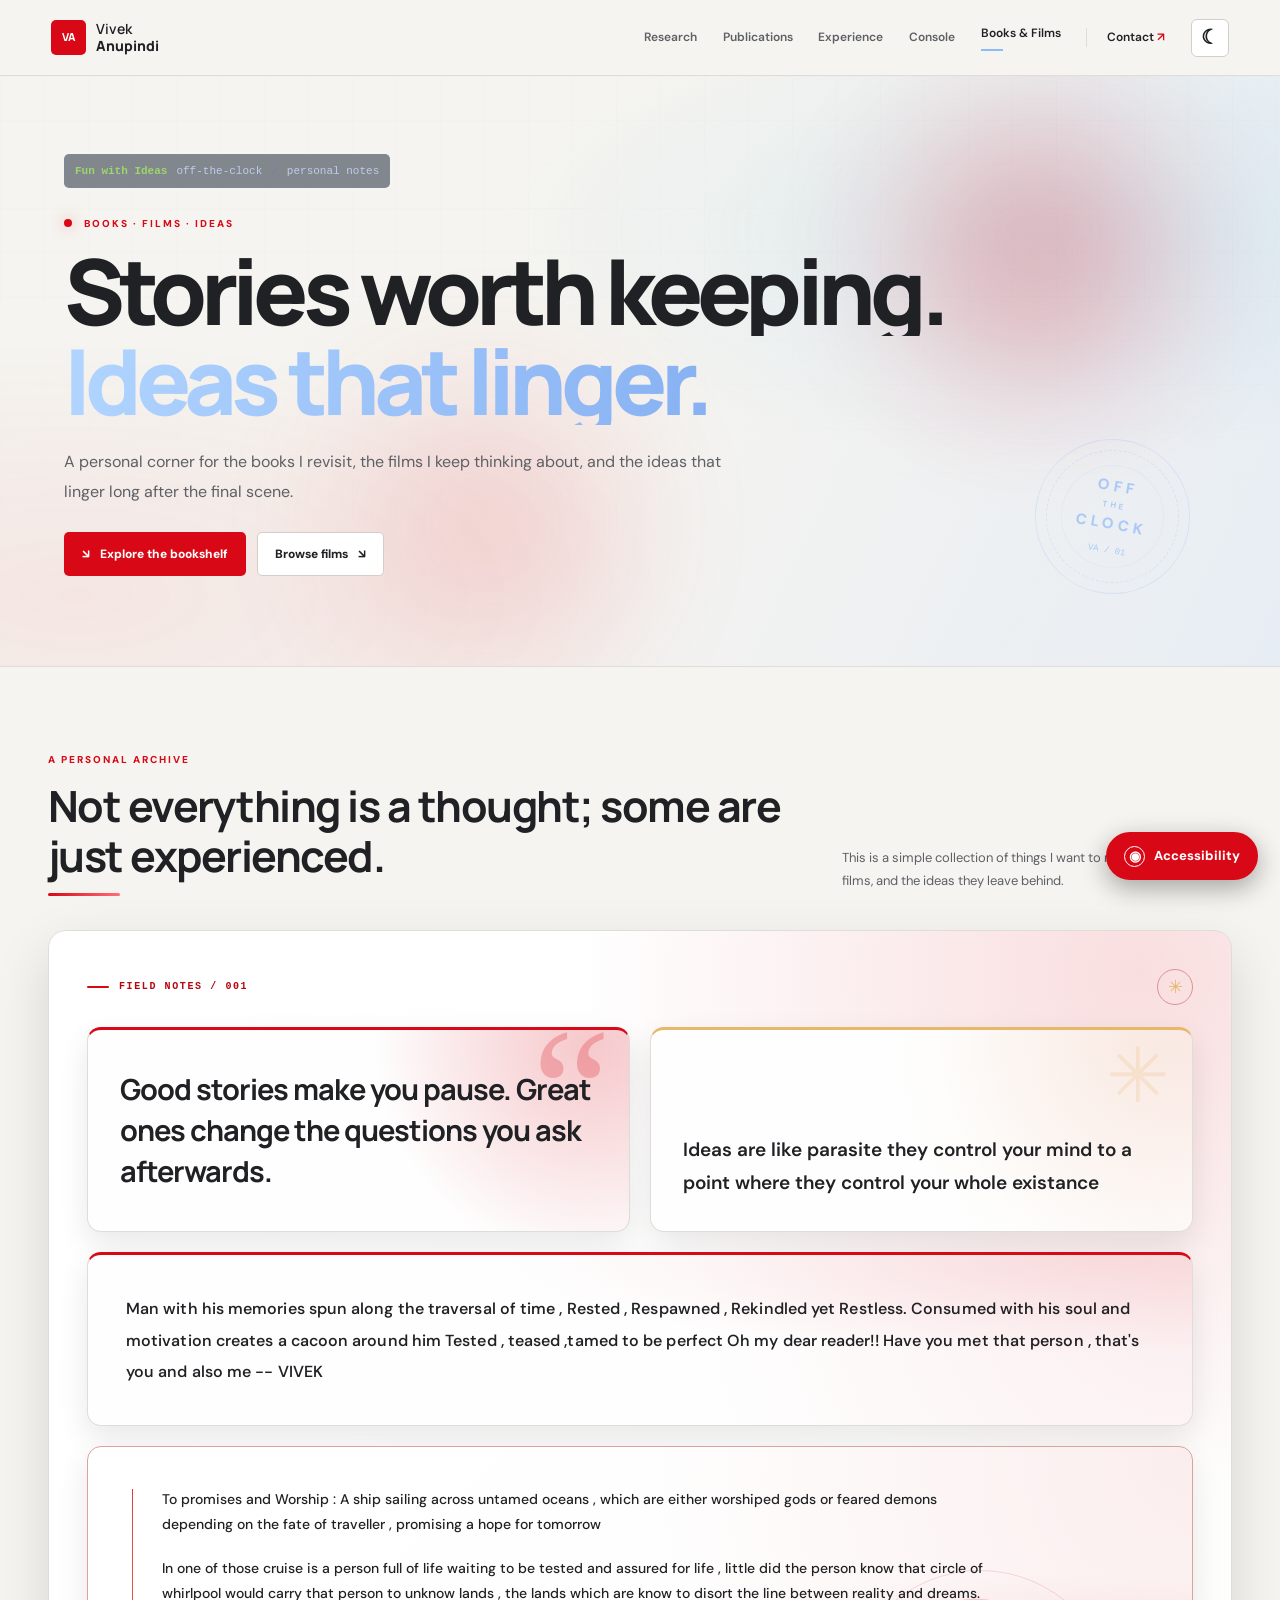
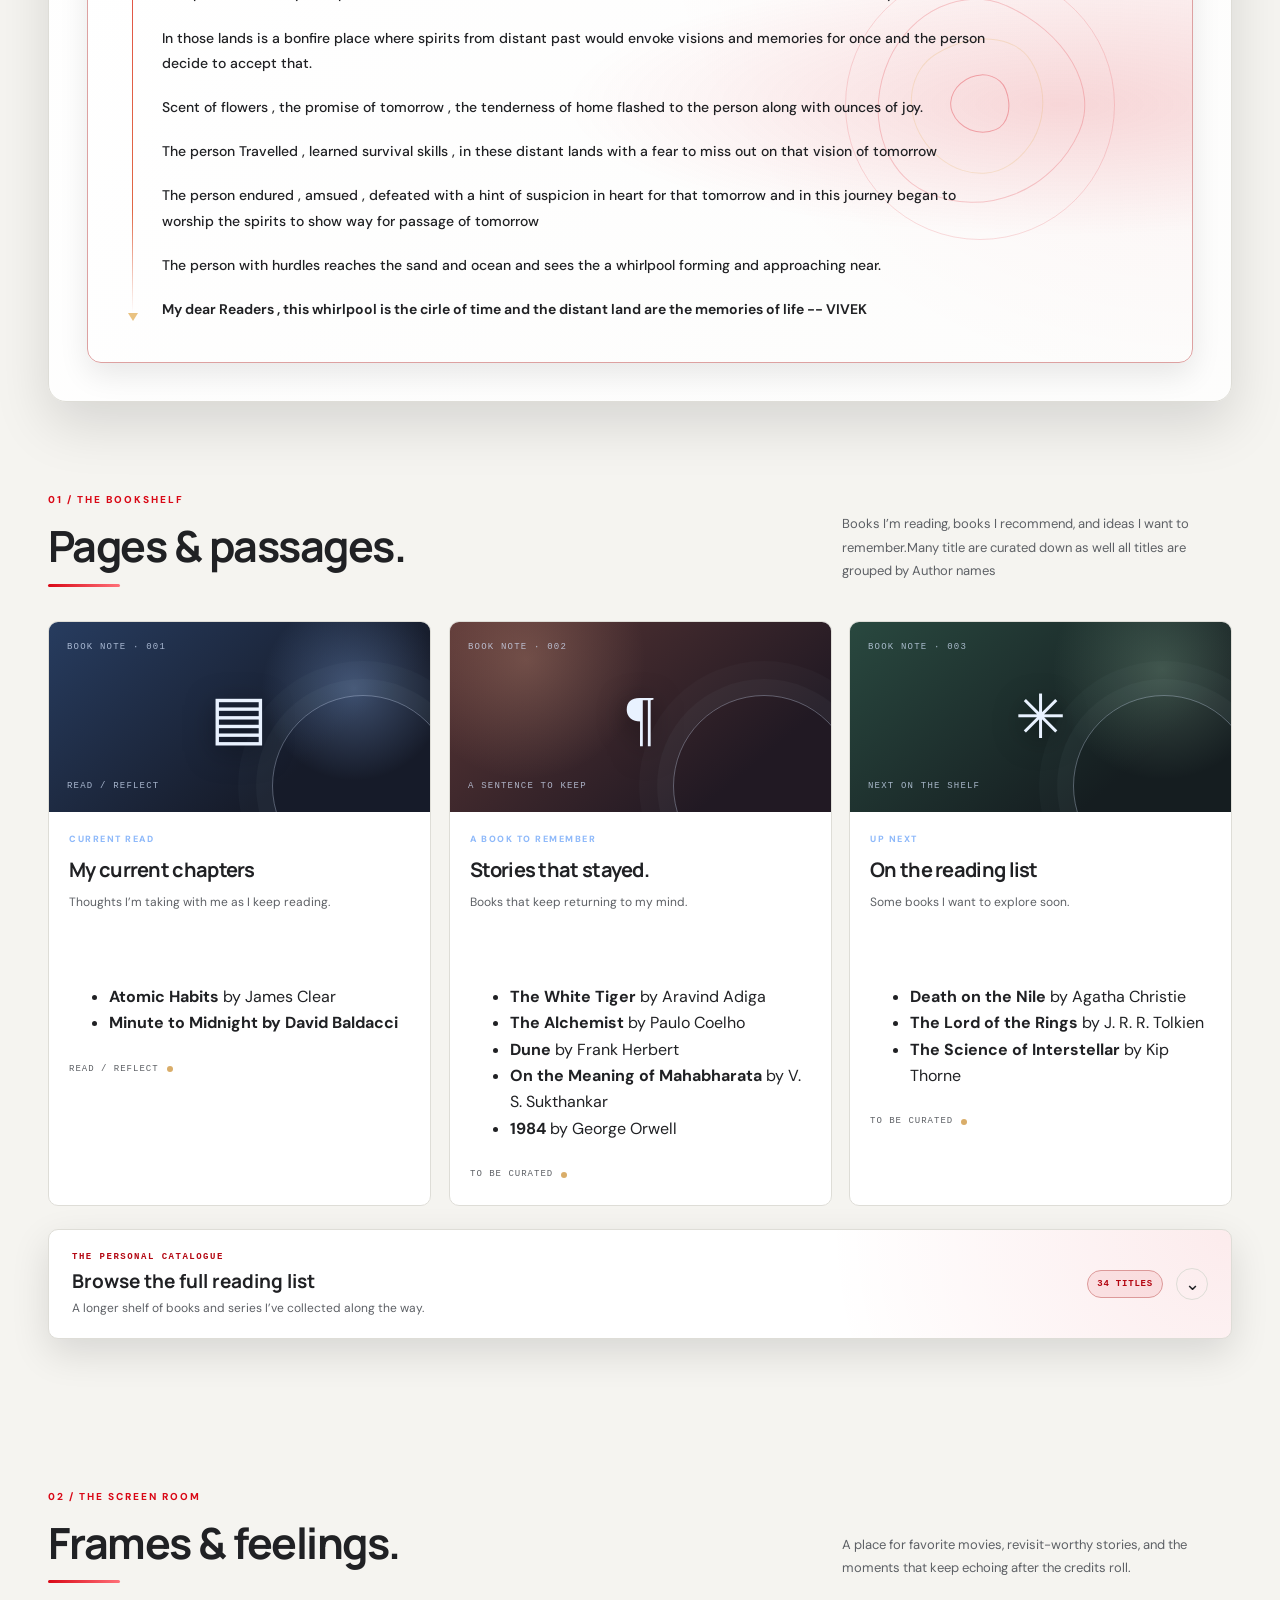
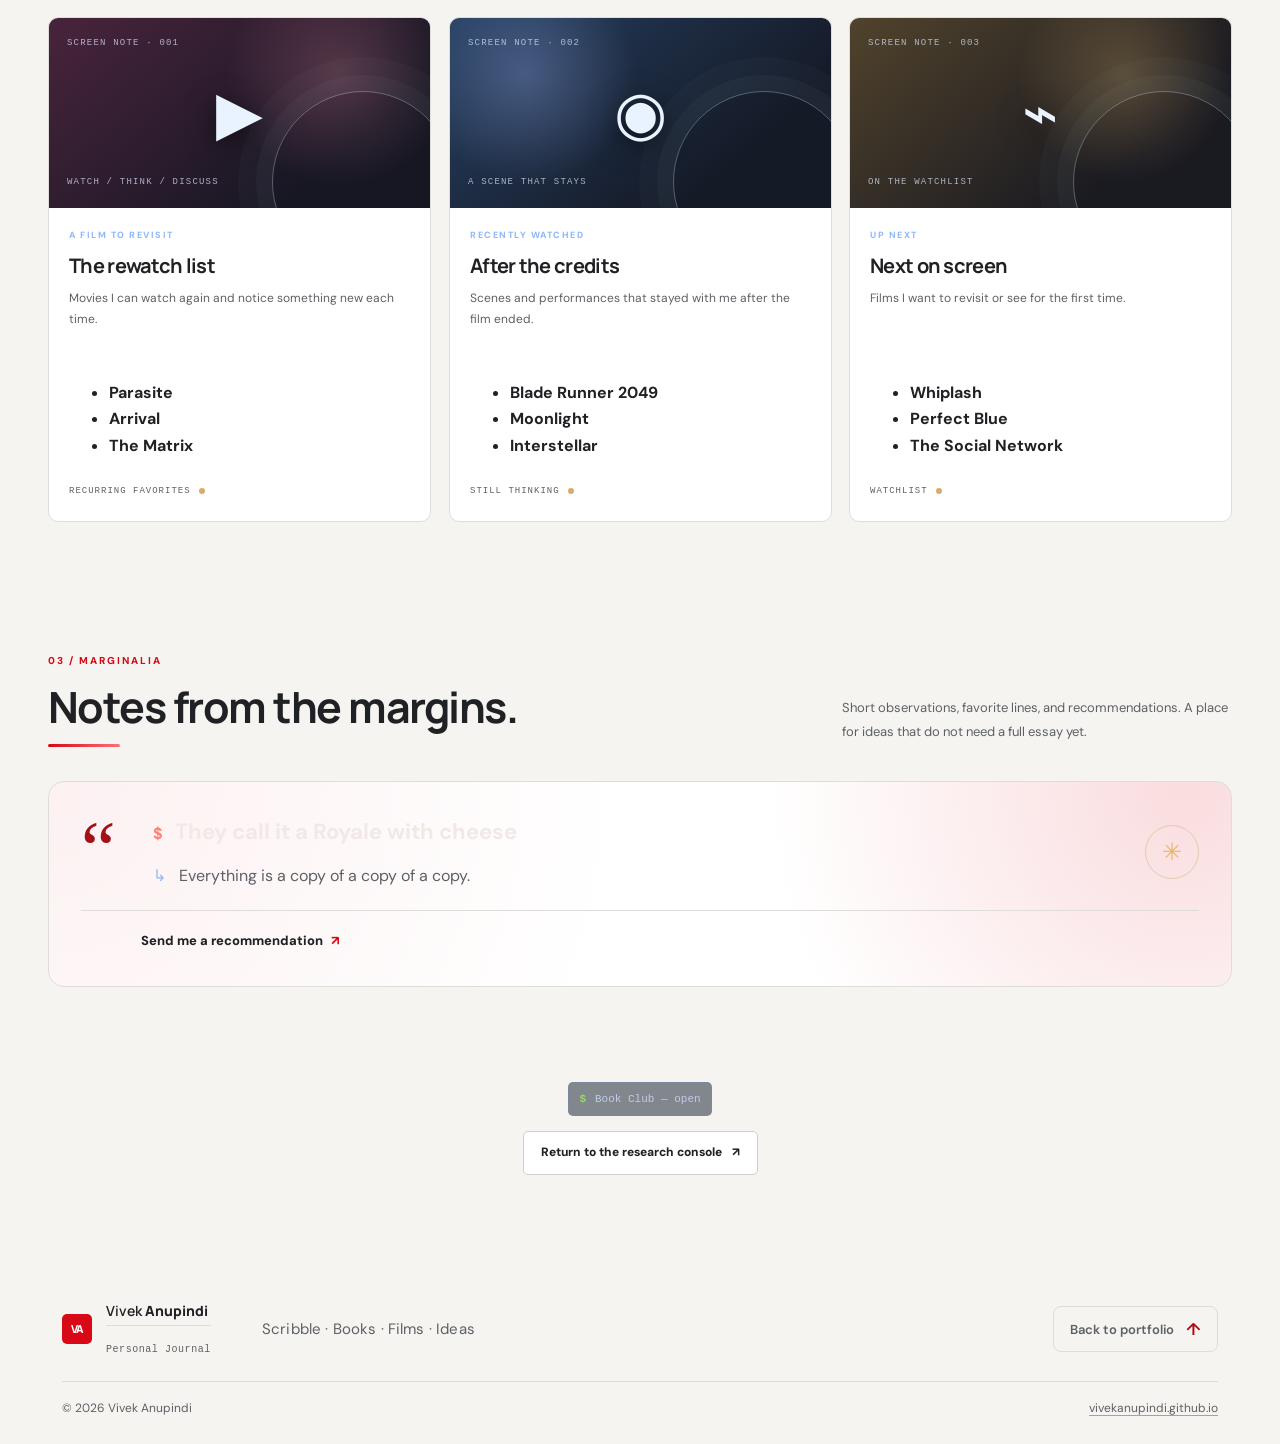
<file: blog.html>
<!doctype html>
<html lang="en">
<head>
  <meta charset="utf-8">
  <meta name="viewport" content="width=device-width, initial-scale=1">
  <meta name="description" content="Books, films, and personal notes from Vivek Anupindi — stories and ideas worth returning to.">
  <meta name="theme-color" content="#101010">
  <meta name="color-scheme" content="dark light">
  <meta property="og:type" content="website">
  <meta property="og:title" content="Off the Clock — Vivek Anupindi">
  <meta property="og:description" content="A personal corner for books, films, and ideas worth keeping.">
  <meta property="og:url" content="https://vivekanupindi.github.io/blog.html">
  <link rel="canonical" href="https://vivekanupindi.github.io/blog.html">
  <link rel="icon" href="assets/favicon.svg" type="image/svg+xml">
  <link rel="stylesheet" href="styles.css?v=20261124-memory-single-paragraph">
  <title>Off the Clock | Vivek Anupindi</title>
  <link rel="preconnect" href="https://fonts.googleapis.com">
  <link rel="preconnect" href="https://fonts.gstatic.com" crossorigin>
  <link href="https://fonts.googleapis.com/css2?family=DM+Sans:wght@400;500;600;700&family=Manrope:wght@400;500;600;700;800&display=swap" rel="stylesheet">
</head>
<body class="culture-body">
  <a class="skip-link" href="#main">Skip to content</a>

  <header class="site-header" id="top">
    <a class="brand" href="index.html#top" aria-label="Vivek Anupindi home">
      <span class="brand-mark">VA</span>
      <span class="brand-name">Vivek <b>Anupindi</b></span>
    </a>
    <button class="menu-toggle" aria-expanded="false" aria-controls="site-nav" aria-label="Open navigation">
      <span></span><span></span><span></span>
    </button>
    <nav class="site-nav" id="site-nav" aria-label="Main navigation">
      <a href="index.html#research">Research</a>
      <a href="index.html#publications">Publications</a>
      <a href="index.html#experience">Experience</a>
      <a href="index.html#research-console">Console</a>
      <a href="blog.html" aria-current="page">Books &amp; Films</a>
      <a class="nav-contact" href="index.html#contact">Contact <span aria-hidden="true">↗</span></a>
      <button class="theme-toggle" type="button" aria-label="Switch color theme" title="Switch color theme">☼</button>
    </nav>
  </header>

  <main id="main" class="culture-main">
    <section class="culture-hero" aria-labelledby="culture-title">
      <div class="hero-backdrop" aria-hidden="true">
        <span class="orb orb-one"></span>
        <span class="orb orb-two"></span>
        <span class="grid-glow"></span>
      </div>
      <div class="culture-hero-content">
        <p class="culture-terminal-label"><span class="terminal-prompt">Fun with Ideas</span> off-the-clock <span class="terminal-path-divider">/</span> personal notes</p>
        <p class="eyebrow"><span class="status-dot"></span> BOOKS · FILMS · IDEAS</p>
        <h1 id="culture-title" class="culture-title-motion">
          <span class="culture-title-line culture-title-line-first">Stories worth keeping.</span><br>
          <span class="culture-title-line culture-title-line-second">Ideas that linger.</span>
        </h1>
        <p class="culture-lede">A personal corner for the books I revisit, the films I keep thinking about, and the ideas that linger long after the final scene.</p>
        <div class="hero-actions">
          <a class="button button-primary" href="#books"><span aria-hidden="true">↘</span> Explore the bookshelf</a>
          <a class="button button-secondary" href="#films">Browse films <span aria-hidden="true">↘</span></a>
        </div>
      </div>
      <div class="culture-hero-stamp" aria-hidden="true">
        <span>OFF</span><b>THE</b><span>CLOCK</span><i>VA / 01</i>
      </div>
    </section>

    <section class="content-section culture-intro" aria-labelledby="culture-intro-title">
      <div class="section-heading culture-section-heading">
        <div>
          <p class="eyebrow">A PERSONAL ARCHIVE</p>
          <h2 id="culture-intro-title">Not everything is a thought; some are just experienced.</h2>
        </div>
        <p class="section-note">This is a simple collection of things I want to remember: books, films, and the ideas they leave behind.</p>
      </div>
      <div class="culture-note-strip field-notes-composition">
        <div class="field-notes-topline">
          <span class="culture-note-index">FIELD NOTES / 001</span>
          <span class="culture-note-mark" aria-hidden="true">✳</span>
        </div>

        <div class="field-notes-grid">
          <article class="field-note-card field-note-card-opening">
            <span class="field-note-ornament" aria-hidden="true">“</span>
            <p>Good stories make you pause. Great ones change the questions you ask afterwards.</p>
          </article>

          <article class="field-note-card field-note-card-observation">
            <span class="field-note-ornament" aria-hidden="true">✳</span>
            <p>Ideas are like parasite they control your mind to a point where they control your whole existance</p>
          </article>

          <article class="field-note-card field-note-card-memory">
            <div class="field-note-lines field-note-memory-lines">
              <p>Man with his memories spun along the traversal of time , Rested , Respawned , Rekindled yet Restless. Consumed with his soul and motivation creates a cacoon around him Tested , teased ,tamed to be perfect Oh my dear reader!! Have you met that person , that's you and also me  --  VIVEK</p>
            </div>
          </article>

          <article class="field-note-card field-note-card-voyage">
            <div class="field-note-voyage-art" aria-hidden="true"><span></span></div>
            <div class="field-note-lines field-note-voyage-lines">
              <p> To promises and Worship :  A ship sailing across untamed oceans , which are either worshiped gods or feared demons depending on the fate of traveller , promising a hope for tomorrow</p>
              <p> In one of those cruise is a person full of life waiting to be tested and assured for life , little did the person know that circle of whirlpool would carry that person to unknow lands , the lands which are know to disort the line between reality and dreams.</p>
              <p> In those lands is a bonfire place where spirits from distant past would envoke visions and memories for once and the person decide to accept that.</p>
              <p> Scent of flowers , the promise of tomorrow , the tenderness of home flashed to the person along with ounces of joy.</p>
              <p> The person Travelled , learned survival skills , in these distant lands with a fear to miss out on that vision of tomorrow</p>
              <p> The person endured , amsued , defeated with a hint of suspicion in heart for that tomorrow and in this journey began to worship the spirits to show way for passage of tomorrow</p>
              <p> The person with hurdles reaches the sand and ocean and sees the a whirlpool forming and approaching near.</p>
              <p> My dear Readers , this whirlpool is the cirle of time and the distant land are the memories of life -- VIVEK</p>
            </div>
          </article>
        </div>
      </div>
    </section>

    <section class="content-section culture-shelf" id="books" aria-labelledby="books-title">
      <div class="section-heading culture-section-heading">
        <div>
          <p class="eyebrow">01 / THE BOOKSHELF</p>
          <h2 id="books-title">Pages &amp; passages.</h2>
        </div>
        <p class="section-note">Books I’m reading, books I recommend, and ideas I want to remember.Many title are curated down as well all titles are grouped by Author names</p>
      </div>

      <div class="culture-grid">
        <article class="culture-card culture-card-book">
          <div class="culture-cover" aria-hidden="true">
            <span class="cover-index">BOOK NOTE · 001</span>
            <span class="cover-symbol">▤</span>
            <span class="cover-footer">READ / REFLECT</span>
          </div>
          <div class="culture-card-body">
            <p class="culture-card-kicker">CURRENT READ</p>
            <h3>My current chapters</h3>
            <p>Thoughts I’m taking with me as I keep reading.</p>
            <ul>
              <li><strong>Atomic Habits</strong> by James Clear</li>
              <li><strong>Minute to Midnight by David Baldacci</strong></li>
            </ul>
            <span class="culture-card-state">READ / REFLECT <i></i></span>
          </div>
        </article>

        <article class="culture-card culture-card-book culture-card-book-alt">
          <div class="culture-cover" aria-hidden="true">
            <span class="cover-index">BOOK NOTE · 002</span>
            <span class="cover-symbol">¶</span>
            <span class="cover-footer">A SENTENCE TO KEEP</span>
          </div>
          <div class="culture-card-body">
            <p class="culture-card-kicker">A BOOK TO REMEMBER</p>
            <h3>Stories that stayed.</h3>
            <p>Books that keep returning to my mind.</p>
            <ul>
              <li><strong>The White Tiger</strong> by Aravind Adiga</li>
              <li><strong>The Alchemist</strong> by Paulo Coelho</li>
              <li><strong>Dune</strong> by Frank Herbert</li>
              <li><strong>On the Meaning of Mahabharata</strong> by V. S. Sukthankar</li>
              <li><strong>1984</strong> by George Orwell</li>
            </ul>
            <span class="culture-card-state">TO BE CURATED <i></i></span>
          </div>
        </article>

        <article class="culture-card culture-card-book culture-card-book-third">
          <div class="culture-cover" aria-hidden="true">
            <span class="cover-index">BOOK NOTE · 003</span>
            <span class="cover-symbol">✳</span>
            <span class="cover-footer">NEXT ON THE SHELF</span>
          </div>
          <div class="culture-card-body">
            <p class="culture-card-kicker">UP NEXT</p>
            <h3>On the reading list</h3>
            <p>Some books I want to explore soon.</p>
            <ul>
              <li><strong>Death on the Nile</strong> by Agatha Christie</li>
              <li><strong>The Lord of the Rings</strong> by J. R. R. Tolkien</li>
              <li><strong>The Science of Interstellar</strong> by Kip Thorne</li>
            </ul>
            <span class="culture-card-state">TO BE CURATED <i></i></span>
          </div>
        </article>
      </div>
      
      <details class="full-reading-list">
        <summary>
          <span class="full-reading-list-title">
            <span class="full-reading-list-kicker">THE PERSONAL CATALOGUE</span>
            <strong>Browse the full reading list</strong>
            <span class="full-reading-list-description">A longer shelf of books and series I’ve collected along the way.</span>
          </span>
          <span class="full-reading-list-meta">
            <span class="full-reading-list-count">34 TITLES</span>
            <span class="full-reading-list-chevron" aria-hidden="true">⌄</span>
          </span>
        </summary>
        <div class="full-reading-list-content">
          <p class="full-reading-list-note">I keep this list updated as I find new books. The featured cards above highlight a few; this is the longer list.</p>
          <!-- Add, remove, or edit book entries in this list as your reading list changes. -->
          <ul class="full-reading-list-items">
            <li><strong>Atomic Habits</strong><span>James Clear</span></li>
            <li><strong>A Minute to Midnight</strong><span>David Baldacci</span></li>
            <li><strong>Maha Prasthanam</strong><span>Sri Sri</span></li>
            <li><strong>If It Bleeds</strong><span>Stephen King</span></li>
            <li><strong>Pet Sematary</strong><span>Stephen King</span></li>
            <li><strong>Carrie</strong><span>Stephen King</span></li>
            <li><strong>The Shining</strong><span>Stephen King</span></li>
            <li><strong>The Dark Tower Series</strong><span>Stephen King</span></li>
            <li><strong>Fairy Tale</strong><span>Stephen King</span></li>
            <li><strong>The White Tiger</strong><span>Aravind Adiga</span></li>
            <li><strong>The Alchemist</strong><span>Paulo Coelho</span></li>
            <li><strong>The Mountain</strong><span>Paulo Coelho</span></li>
            <li><strong>Amrutham Kurisina Raathri</strong><span>Bala Gangadhar Tilak</span></li>
            <li><strong>Dune Trilogy</strong><span>Frank Herbert</span></li>
            <li><strong>Harry Potter Collection</strong><span>J. K. Rowling</span></li>
            <li><strong>The Boyfriend</strong><span>Freida McFadden</span></li>
            <li><strong>The Housemaid</strong><span>Freida McFadden</span></li>
            <li><strong>The Perfect Divorce</strong><span>Jeneva Rose</span></li>
            <li><strong>The Boy in the Striped Pajamas</strong><span>John Boyne</span></li>
            <li><strong>The Interpretation of Dreams</strong><span>Sigmund Freud</span></li>
            <li><strong>The End of Imagination</strong><span>Arundhati Roy</span></li>
            <li><strong>Mickey7</strong><span>Edward Ashton</span></li>
            <li><strong>Clean Break</strong><span>Lionel White</span></li>
            <li><strong>The Da Vinci Code</strong><span>Dan Brown</span></li>
            <li><strong>Angels &amp; Demons</strong><span>Dan Brown</span></li>
            <li><strong>Inferno</strong><span>Dan Brown</span></li>
            <li><strong>1984</strong><span>George Orwell</span></li>
            <li><strong>Percy Jackson Series</strong><span>Rick Riordan</span></li>
            <li><strong>Maharani</strong><span>Ruskin Bond</span></li>
            <li><strong>Tulasi</strong><span>Yandamuri Veerendranath</span></li>
            <li><strong>On the Meaning of Mahabharata</strong><span>V. S. Sukthankar</span></li>
            <li><strong>Death on the Nile</strong><span>Agatha Christie</span></li>
            <li><strong>The Lord of the Rings</strong><span>J. R. R. Tolkien</span></li>
            <li><strong>The Science of Interstellar</strong><span>Kip Thorne</span></li>
          </ul>
        </div>
      </details>
    </section>

    <section class="content-section culture-shelf" id="films" aria-labelledby="films-title">
      <div class="section-heading culture-section-heading">
        <div>
          <p class="eyebrow">02 / THE SCREEN ROOM</p>
          <h2 id="films-title">Frames &amp; feelings.</h2>
        </div>
        <p class="section-note">A place for favorite movies, revisit-worthy stories, and the moments that keep echoing after the credits roll.</p>
      </div>

      <div class="culture-grid">
        <article class="culture-card culture-card-film">
          <div class="culture-cover" aria-hidden="true">
            <span class="cover-index">SCREEN NOTE · 001</span>
            <span class="cover-symbol">▶</span>
            <span class="cover-footer">WATCH / THINK / DISCUSS</span>
          </div>
          <div class="culture-card-body">
            <p class="culture-card-kicker">A FILM TO REVISIT</p>
            <h3>The rewatch list</h3>
            <p>Movies I can watch again and notice something new each time.</p>
            <ul>
              <li><strong>Parasite</strong></li>
              <li><strong>Arrival</strong></li>
              <li><strong>The Matrix</strong></li>
            </ul>
            <span class="culture-card-state">RECURRING FAVORITES <i></i></span>
          </div>
        </article>

        <article class="culture-card culture-card-film culture-card-film-alt">
          <div class="culture-cover" aria-hidden="true">
            <span class="cover-index">SCREEN NOTE · 002</span>
            <span class="cover-symbol">◉</span>
            <span class="cover-footer">A SCENE THAT STAYS</span>
          </div>
          <div class="culture-card-body">
            <p class="culture-card-kicker">RECENTLY WATCHED</p>
            <h3>After the credits</h3>
            <p>Scenes and performances that stayed with me after the film ended.</p>
            <ul>
              <li><strong>Blade Runner 2049</strong></li>
              <li><strong>Moonlight</strong></li>
              <li><strong>Interstellar</strong></li>
            </ul>
            <span class="culture-card-state">STILL THINKING <i></i></span>
          </div>
        </article>

        <article class="culture-card culture-card-film culture-card-film-third">
          <div class="culture-cover" aria-hidden="true">
            <span class="cover-index">SCREEN NOTE · 003</span>
            <span class="cover-symbol">⌁</span>
            <span class="cover-footer">ON THE WATCHLIST</span>
          </div>
          <div class="culture-card-body">
            <p class="culture-card-kicker">UP NEXT</p>
            <h3>Next on screen</h3>
            <p>Films I want to revisit or see for the first time.</p>
            <ul>
              <li><strong>Whiplash</strong></li>
              <li><strong>Perfect Blue</strong></li>
              <li><strong>The Social Network</strong></li>
            </ul>
            <span class="culture-card-state">WATCHLIST <i></i></span>
          </div>
        </article>
      </div>
    </section>

    <section class="content-section culture-notes" aria-labelledby="notes-title">
      <div class="section-heading culture-section-heading">
        <div>
          <p class="eyebrow">03 / MARGINALIA</p>
          <h2 id="notes-title">Notes from the margins.</h2>
        </div>
        <p class="section-note">Short observations, favorite lines, and recommendations. A place for ideas that do not need a full essay yet.</p>
      </div>
      <div class="culture-notes-panel">
        <div class="culture-margin-note">
          <span class="culture-margin-ornament" aria-hidden="true">“</span>
          <div class="culture-margin-copy">
            <p class="terminal-line"><span class="terminal-prompt">$</span><span class="terminal-command">They call it a Royale with cheese</span></p>
            <p class="culture-notes-empty"><span aria-hidden="true">↳</span> Everything is a copy of a copy of a copy.</p>
          </div>
          <span class="culture-margin-spark" aria-hidden="true">✳</span>
        </div>
        <div class="culture-margin-action">
          <a class="text-link" href="mailto:vivek.anupindi@umbc.edu?subject=Book%20or%20film%20recommendation">Send me a recommendation <span aria-hidden="true">↗</span></a>
        </div>
      </div>
    </section>

    <section class="culture-back-link" aria-label="Return to research portfolio">
      <p class="culture-terminal-label"><span class="terminal-prompt">$</span> Book Club — open</p>
      <a href="index.html#research-console" class="button button-secondary">Return to the research console <span aria-hidden="true">↗</span></a>
    </section>
  </main>

  <footer class="site-footer culture-footer">
    <div class="culture-footer-main">
      <a class="brand footer-brand" href="index.html#top" aria-label="Vivek Anupindi — return to portfolio home">
        <span class="brand-mark" aria-hidden="true">VA</span>
        <span class="brand-name">
          <span class="culture-footer-name">Vivek <b>Anupindi</b></span>
          <small class="brand-domain">Personal Journal</small>
        </span>
      </a>

      <p class="culture-footer-tagline">Scribble · Books · Films · Ideas</p>

      <a href="index.html#top" class="back-top">
        <span>Back to portfolio</span>
        <span aria-hidden="true">↑</span>
      </a>
    </div>

    <div class="culture-footer-bottom">
      <span>© <span id="year"></span> Vivek Anupindi</span>
      <a href="https://vivekanupindi.github.io/">vivekanupindi.github.io</a>
    </div>
  </footer>

  <button
    class="accessibility-toggle"
    type="button"
    aria-controls="accessibility-panel"
    aria-expanded="false"
    aria-label="Open accessibility tools"
  >
    <span class="accessibility-toggle-icon" aria-hidden="true">◉</span>
    <span>Accessibility</span>
  </button>

  <aside
    class="accessibility-panel"
    id="accessibility-panel"
    role="dialog"
    aria-modal="false"
    aria-labelledby="accessibility-title"
    aria-describedby="accessibility-panel-intro"
    hidden
  >
    <header class="accessibility-panel-header">
      <div>
        <p class="accessibility-kicker">PERSONALIZE YOUR EXPERIENCE</p>
        <h2 id="accessibility-title" tabindex="-1">Accessibility Tools</h2>
        <p class="accessibility-panel-intro" id="accessibility-panel-intro">Adjust how this portfolio looks and behaves. Your preferences are saved in this browser.</p>
      </div>
      <button class="accessibility-close" type="button" aria-label="Close accessibility tools">×</button>
    </header>

    <div class="accessibility-panel-content">
      <section class="accessibility-group" aria-labelledby="a11y-display-heading">
        <h3 id="a11y-display-heading">Display &amp; Motion</h3>
        <label class="accessibility-option" for="a11y-high-contrast">
          <input id="a11y-high-contrast" type="checkbox" data-a11y-setting="highContrast">
          <span>High Contrast</span>
        </label>
        <label class="accessibility-option" for="a11y-large-text">
          <input id="a11y-large-text" type="checkbox" data-a11y-setting="largeText">
          <span>Large Text</span>
        </label>
        <label class="accessibility-option" for="a11y-dyslexia-font">
          <input id="a11y-dyslexia-font" type="checkbox" data-a11y-setting="dyslexiaFont">
          <span>Dyslexia-Friendly Font</span>
        </label>
        <label class="accessibility-option" for="a11y-reduce-motion">
          <input id="a11y-reduce-motion" type="checkbox" data-a11y-setting="reduceMotion">
          <span>Reduce Motion</span>
        </label>
      </section>

      <section class="accessibility-group" aria-labelledby="a11y-navigation-heading">
        <h3 id="a11y-navigation-heading">Navigation &amp; Focus</h3>
        <label class="accessibility-option" for="a11y-enhanced-focus">
          <input id="a11y-enhanced-focus" type="checkbox" data-a11y-setting="enhancedFocus">
          <span>Enhanced Focus Indicators</span>
        </label>
        <label class="accessibility-option" for="a11y-underline-links">
          <input id="a11y-underline-links" type="checkbox" data-a11y-setting="underlineLinks">
          <span>Underline Links</span>
        </label>
      </section>

      <section class="accessibility-group" aria-labelledby="a11y-reading-heading">
        <h3 id="a11y-reading-heading">Content &amp; Reading</h3>
        <label class="accessibility-option" for="a11y-increased-spacing">
          <input id="a11y-increased-spacing" type="checkbox" data-a11y-setting="increasedSpacing">
          <span>Increase Line Spacing</span>
        </label>
        <label class="accessibility-option" for="a11y-highlight-headings">
          <input id="a11y-highlight-headings" type="checkbox" data-a11y-setting="highlightHeadings">
          <span>Highlight Headings</span>
        </label>
        <div class="accessibility-speech-tools">
          <p class="accessibility-speech-copy">Listen to the page with your browser's built-in voice.</p>
          <div class="accessibility-speech-controls">
            <button class="accessibility-speech-start" id="a11y-speak-page" type="button">Speak this page aloud</button>
            <button class="accessibility-speech-secondary" id="a11y-speech-pause" type="button" disabled>Pause</button>
            <button class="accessibility-speech-secondary" id="a11y-speech-stop" type="button" disabled>Stop</button>
          </div>
          <p class="accessibility-speech-status" id="a11y-speech-status" role="status" aria-live="polite">Speech is ready when you are.</p>
        </div>
      </section>
    </div>

    <footer class="accessibility-panel-footer">
      <button class="accessibility-reset" type="button">Reset accessibility settings</button>
      <p>These display preferences do not replace assistive technology or a formal accessibility audit.</p>
    </footer>
  </aside>

  <script src="main.js?v=20261117-console-shortcuts" defer></script>
</body>
</html>
</file>
<file: styles.css>
/* =========================================
   VIVEK ANUPINDI — RESEARCH PORTFOLIO
   Complete responsive stylesheet
   ========================================= */

:root {
  color-scheme: dark;
  --bg: #101010;
  --panel: #1b1b1b;
  --panel2: #242424;
  --text: #f5f4f0;
  --muted: #aaa9a5;
  --line: #343434;
  --red: #e50914;
  --red-dark: #b80710;
  --red-soft: #ff7770;
  --max: 1240px;
  --radius: 10px;
  --shadow: 0 22px 65px rgba(0, 0, 0, .22);
}

* { box-sizing: border-box; }

html {
  scroll-behavior: smooth;
  scroll-padding-top: 90px;
}

body {
  margin: 0;
  background: var(--bg);
  color: var(--text);
  font-family: "DM Sans", Arial, sans-serif;
  line-height: 1.65;
  transition: background .25s ease, color .25s ease;
}

body.light-theme {
  color-scheme: light;
  --bg: #f5f4f0;
  --panel: #ffffff;
  --panel2: #eeece6;
  --text: #202124;
  --muted: #5d6065;
  --line: #deddd7;
  --red: #d90816;
  --red-dark: #b40712;
  --red-soft: #b40712;
}

a {
  color: inherit;
  text-decoration: none;
}

button, input, textarea { font: inherit; }
button { color: inherit; }
button, a { -webkit-tap-highlight-color: transparent; }
button:focus-visible, a:focus-visible {
  outline: 3px solid var(--red);
  outline-offset: 4px;
}

img, svg { max-width: 100%; }
p { margin-top: 0; }
::selection { background: var(--red); color: white; }

.skip-link {
  position: absolute;
  top: -60px;
  left: 16px;
  z-index: 1000;
  padding: 10px 15px;
  background: var(--red);
  color: white;
  border-radius: 5px;
}
.skip-link:focus { top: 12px; }

h1, h2, h3, .brand {
  font-family: "Manrope", "DM Sans", Arial, sans-serif;
  line-height: 1.15;
}
h1, h2, h3 { letter-spacing: -.035em; }
h2 { font-size: clamp(28px, 3.5vw, 43px); }
h3 { line-height: 1.35; }

.eyebrow {
  margin: 0 0 13px;
  color: var(--red);
  font-size: 10px;
  font-weight: 800;
  letter-spacing: 2px;
  line-height: 1.6;
}
.status-dot {
  display: inline-block;
  width: 8px;
  height: 8px;
  margin-right: 8px;
  border-radius: 50%;
  background: var(--red);
  box-shadow: 0 0 15px #e5091466;
}

/* Header and navigation */

.site-header {
  position: sticky;
  top: 0;
  z-index: 50;
  display: flex;
  align-items: center;
  justify-content: space-between;
  min-height: 76px;
  padding: 12px max(4vw, 22px);
  background: rgba(16, 16, 16, .92);
  border-bottom: 1px solid var(--line);
  backdrop-filter: blur(18px);
}
.light-theme .site-header {
  background: rgba(245, 244, 240, .94);
  border-bottom-color: var(--line);
}

.brand {
  display: inline-flex;
  align-items: center;
  gap: 10px;
  flex-shrink: 0;
  font-size: 14px;
  font-weight: 600;
}
.brand b { font-weight: 800; }
.brand-mark {
  display: grid;
  width: 35px;
  height: 35px;
  place-items: center;
  border-radius: 5px;
  background: var(--red);
  color: white;
  font-size: 11px;
  font-weight: 800;
  letter-spacing: -.5px;
}

.site-nav {
  display: flex;
  align-items: center;
  gap: clamp(13px, 2vw, 26px);
  color: var(--muted);
  font-size: 12px;
  font-weight: 600;
}
.site-nav a { transition: color .2s ease; }
.site-nav a:hover { color: var(--text); }
.nav-contact {
  padding-left: 20px;
  border-left: 1px solid var(--line);
  color: var(--text);
}
.nav-contact span { color: var(--red); }

.theme-toggle, .menu-toggle, .rail-btn {
  display: inline-grid;
  place-items: center;
  border: 1px solid var(--line);
  border-radius: 6px;
  background: var(--panel);
  color: var(--text);
  cursor: pointer;
  transition: border-color .2s ease, background .2s ease, transform .2s ease;
}
.theme-toggle {
  width: 38px;
  height: 38px;
  font-size: 20px;
}
.theme-toggle:hover, .rail-btn:hover {
  border-color: var(--red);
}
.menu-toggle {
  display: none;
  width: 42px;
  height: 40px;
  gap: 4px;
  padding: 10px;
}
.menu-toggle span {
  display: block;
  width: 18px;
  height: 2px;
  background: currentColor;
}

/* Hero */

.hero {
  position: relative;
  isolation: isolate;
  display: grid;
  grid-template-columns: minmax(0, 1.35fr) minmax(245px, .65fr);
  align-items: center;
  gap: clamp(35px, 5vw, 75px);
  min-height: 650px;
  padding: 55px max(5vw, 28px) 90px;
  overflow: hidden;
  border-bottom: 1px solid var(--line);
}
.hero-backdrop {
  position: absolute;
  inset: 0;
  z-index: -1;
  overflow: hidden;
  pointer-events: none;
  background:
    radial-gradient(ellipse at 82% 35%, #e5091419, transparent 35%),
    linear-gradient(110deg, var(--bg), var(--bg) 55%, #190f10);
}
.light-theme .hero-backdrop {
  background:
    radial-gradient(ellipse at 80% 38%, #e5091410, transparent 36%),
    linear-gradient(110deg, #f5f4f0, #f5f4f0 56%, #eee9e5);
}
.grid-glow {
  position: absolute;
  inset: 0;
  opacity: .23;
  background-image:
    linear-gradient(#77777710 1px, transparent 1px),
    linear-gradient(90deg, #77777710 1px, transparent 1px);
  background-size: 44px 44px;
  mask-image: linear-gradient(to bottom, black, transparent 95%);
}
.orb {
  position: absolute;
  width: 260px;
  height: 260px;
  border-radius: 50%;
  filter: blur(90px);
  opacity: .12;
  background: var(--red);
}
.orb-one { top: 8%; right: 9%; }
.orb-two { bottom: 2%; left: 28%; opacity: .06; }

.hero-content {
  position: relative;
  z-index: 1;
  max-width: 790px;
  min-width: 0;
}
.headshot-wrap {
  width: clamp(150px, 15vw, 190px);
  height: clamp(150px, 15vw, 190px);
  margin: 0 0 30px;
  padding: 5px;
  overflow: hidden;
  border: 2px solid var(--red);
  border-radius: 50%;
  background: var(--panel);
  box-shadow: 0 0 0 5px #e5091420, 0 18px 40px #0003;
}
.headshot {
  display: block;
  width: 100%;
  height: 100%;
  border-radius: 50%;
  object-fit: cover;
  object-position: center 34%;
}
.hero h1 {
  max-width: 850px;
  margin: 20px 0;
  font-size: clamp(43px, 6.2vw, 78px);
  font-weight: 800;
  letter-spacing: -.065em;
  line-height: 1.02;
}
.hero h1 span { color: var(--red); }
.hero-lede {
  max-width: 690px;
  margin: 0 0 25px;
  color: var(--muted);
  font-size: clamp(14px, 1.2vw, 17px);
  line-height: 1.85;
}
.hero-actions, .contact-actions {
  display: flex;
  flex-wrap: wrap;
  gap: 11px;
}
.button {
  display: inline-flex;
  min-height: 44px;
  align-items: center;
  justify-content: center;
  gap: 10px;
  padding: 11px 17px;
  border: 1px solid transparent;
  border-radius: 5px;
  font-size: 12px;
  font-weight: 800;
  transition: transform .2s ease, background .2s ease, border-color .2s ease;
}
.button:hover { transform: translateY(-2px); }
.button-primary { background: var(--red); color: white; }
.button-primary:hover { background: var(--red-dark); }
.button-secondary {
  border-color: var(--line);
  background: var(--panel);
  color: var(--text);
}
.button-secondary:hover { border-color: var(--red); }
.hero-meta {
  display: flex;
  flex-wrap: wrap;
  gap: 8px;
  margin-top: 27px;
}
.hero-meta span {
  padding: 6px 9px;
  border: 1px solid var(--line);
  border-radius: 4px;
  color: var(--muted);
  font-size: 10px;
  letter-spacing: .15px;
}

/* Featured research: intentionally smaller than the introduction */

.hero-feature {
  position: relative;
  z-index: 1;
  width: 100%;
  max-width: 325px;
  justify-self: end;
  padding: 20px;
  border: 1px solid var(--line);
  border-radius: 12px;
  background: linear-gradient(145deg, var(--panel2), var(--panel));
  box-shadow: var(--shadow);
}
.feature-label {
  display: flex;
  align-items: center;
  gap: 11px;
  margin-bottom: 18px;
  color: var(--text);
  font-size: 10px;
  letter-spacing: 2px;
}
.red-line { width: 28px; height: 3px; background: var(--red); }
.feature-art {
  position: relative;
  display: flex;
  height: 155px;
  align-items: flex-end;
  overflow: hidden;
  padding: 17px;
  border-radius: 6px;
  background:
    radial-gradient(circle at 75% 28%, #e5091455, transparent 38%),
    linear-gradient(140deg, #3c1014, #171717 76%);
  color: white;
}
.art-cross {
  position: absolute;
  right: 12%;
  bottom: -38px;
  color: #e5091429;
  font-family: Arial, sans-serif;
  font-size: 190px;
  font-weight: 700;
  line-height: 1;
}
.art-wave { display: none; }
.art-code {
  position: relative;
  z-index: 1;
  font-family: monospace;
  font-size: 12px;
  line-height: 2;
}
.feature-kicker {
  margin: 17px 0 8px;
  color: var(--red);
  font-size: 9px;
  font-weight: 800;
  letter-spacing: 1.5px;
}
.hero-feature h2 {
  margin: 0 0 10px;
  font-size: 21px;
  letter-spacing: -.04em;
  line-height: 1.3;
}
.hero-feature > p:not(.feature-kicker) {
  color: var(--muted);
  font-size: 12px;
  line-height: 1.7;
}
.text-link {
  display: inline-flex;
  align-items: center;
  gap: 8px;
  color: var(--text);
  font-size: 12px;
  font-weight: 800;
}
.text-link span { color: var(--red); }
.text-link:hover { color: var(--red); }
.scroll-cue {
  position: absolute;
  bottom: 22px;
  left: max(5vw, 28px);
  display: flex;
  align-items: center;
  gap: 10px;
  color: var(--muted);
  font-size: 9px;
  letter-spacing: 2px;
}
.scroll-cue span { width: 25px; height: 1px; background: var(--red); }

/* Shared content sections */

.content-section {
  max-width: var(--max);
  margin: 0 auto;
  padding: 85px 28px;
}
.section-heading {
  display: flex;
  align-items: flex-end;
  justify-content: space-between;
  gap: 35px;
  margin-bottom: 34px;
}
.section-heading h2 { margin: 0; }
.section-note {
  max-width: 390px;
  margin: 0 0 4px;
  color: var(--muted);
  font-size: 13px;
  line-height: 1.8;
}
.compact-section { padding-top: 55px; }

/* Horizontal research library */

.rail-controls {
  display: flex;
  align-items: center;
  justify-content: space-between;
  margin-bottom: 15px;
}
.rail-label {
  color: var(--muted);
  font-size: 9px;
  font-weight: 800;
  letter-spacing: 1.7px;
}
.rail-controls > div { display: flex; gap: 7px; }
.rail-btn { width: 34px; height: 34px; font-size: 18px; }
.card-rail {
  display: grid;
  grid-auto-columns: minmax(250px, 1fr);
  grid-auto-flow: column;
  gap: 16px;
  overflow-x: auto;
  padding: 2px 2px 16px;
  scroll-snap-type: x mandatory;
  scrollbar-color: var(--line) transparent;
  scrollbar-width: thin;
}
.research-card {
  min-width: 0;
  overflow: hidden;
  border: 1px solid var(--line);
  border-radius: 8px;
  background: var(--panel);
  scroll-snap-align: start;
  transition: transform .22s ease, border-color .22s ease, box-shadow .22s ease;
}
.research-card:hover {
  transform: translateY(-4px);
  border-color: #e5091477;
  box-shadow: 0 15px 35px #0002;
}
.poster {
  position: relative;
  display: flex;
  height: 190px;
  flex-direction: column;
  justify-content: space-between;
  overflow: hidden;
  padding: 16px;
  color: white;
  background: #191919;
}
.poster-clinical { background: radial-gradient(circle at 80% 30%, #e5091440, transparent 38%), linear-gradient(145deg, #401317, #161616 72%); }
.poster-glucose { background: linear-gradient(145deg, #102d30, #111919); color: #8ce6d1; }
.poster-data { background: linear-gradient(145deg, #192b46, #10151f); color: #a4c7ff; }
.poster-burnout { background: linear-gradient(145deg, #3a2630, #17151b); color: #f4b9c5; }
.poster-monitor { background: linear-gradient(145deg, #16352b, #111a17); color: #a3e3bb; }
.poster-index, .poster-foot {
  position: relative;
  z-index: 1;
  font-size: 9px;
  font-weight: 700;
  letter-spacing: 1.4px;
}
.poster-foot { opacity: .72; }
.poster-graphic {
  display: flex;
  align-items: baseline;
  gap: 7px;
  font-family: monospace;
}
.clinical-graphic > span { font-size: 48px; font-weight: 800; }
.clinical-graphic i { color: var(--red); font-size: 45px; font-style: normal; }
.clinical-graphic b { align-self: center; font-size: 10px; letter-spacing: 1px; }
.pulse-chart { width: 100%; max-width: 300px; margin: auto; }
.data-stack { display: grid; width: 68%; gap: 5px; margin: auto; }
.data-stack span {
  padding: 5px 10px;
  border: 1px solid currentColor;
  background: #ffffff09;
  font-size: 9px;
  letter-spacing: 1.5px;
}
.data-stack span:nth-child(2) { margin-left: 12px; }
.data-stack span:nth-child(3) { margin-left: 24px; }
.data-stack span:nth-child(4) { margin-left: 36px; }
.burnout-art { display: grid; gap: 7px; margin: auto 0; }
.burnout-art span {
  width: max-content;
  padding: 4px 9px;
  border-left: 2px solid currentColor;
  background: #ffffff0c;
  font-size: 10px;
  letter-spacing: 1px;
}
.burnout-art span:nth-child(2) { margin-left: 23px; }
.burnout-art span:nth-child(3) { margin-left: 46px; }
.monitor-grid {
  display: grid;
  grid-template-columns: repeat(2, 55px);
  gap: 7px;
  margin: auto;
}
.monitor-grid span {
  display: grid;
  width: 55px;
  height: 45px;
  place-items: center;
  border: 1px solid currentColor;
  border-radius: 5px;
  font-size: 12px;
  font-weight: 800;
}
.card-info { padding: 19px; }
.card-category {
  margin: 0 0 8px;
  color: var(--red);
  font-size: 9px;
  font-weight: 800;
  letter-spacing: 1.2px;
}
.card-info h3 { margin: 0 0 10px; font-size: 19px; }
.card-info > p:not(.card-category) {
  min-height: 60px;
  margin-bottom: 15px;
  color: var(--muted);
  font-size: 12px;
  line-height: 1.75;
}
.detail-button {
  padding: 0;
  border: 0;
  background: transparent;
  color: var(--text);
  cursor: pointer;
  font-size: 11px;
  font-weight: 800;
}
.detail-button span { margin-left: 5px; color: var(--red); }
.detail-button:hover { color: var(--red); }

/* Research statement strip */

.feature-strip {
  display: flex;
  align-items: center;
  justify-content: space-between;
  gap: 35px;
  padding: 55px max(5vw, 28px);
  border-top: 1px solid #392022;
  border-bottom: 1px solid #392022;
  background: linear-gradient(105deg, #211112, #171313 58%, #111);
  color: #f5f4f0;
}
.feature-strip h2 { margin: 0; }
.feature-strip h2 span { color: var(--red); }
.feature-strip > p {
  max-width: 430px;
  margin: 0;
  color: #c7c0c0;
  font-size: 13px;
  line-height: 1.8;
}
.feature-strip .text-link { white-space: nowrap; }
.light-theme .feature-strip {
  background: linear-gradient(110deg, #f1e5e3, #faf8f4 62%, #ece9e3);
  border-color: #e4d5d3;
  color: #202124;
}
.light-theme .feature-strip > p { color: #55585d; }

/* Publications */

.publication-list { border-top: 1px solid var(--line); }
.publication-item {
  display: grid;
  grid-template-columns: 45px minmax(0, 1fr) 40px;
  align-items: start;
  gap: 20px;
  padding: 25px 4px;
  border-bottom: 1px solid var(--line);
}
.pub-number { padding-top: 4px; color: var(--red); font-size: 12px; font-weight: 800; }
.pub-status { font-size: 9px; font-weight: 800; letter-spacing: 1.3px; }
.published { color: #43b581; }
.review { color: #c68b2c; }
.pub-main h3 { margin: 8px 0; font-size: 17px; }
.pub-main p { margin: 5px 0; color: var(--muted); font-size: 12px; line-height: 1.75; }
.pub-main .doi { color: var(--text); }
.pub-link {
  display: grid;
  width: 34px;
  height: 34px;
  place-items: center;
  border: 1px solid var(--line);
  border-radius: 50%;
  font-size: 17px;
}
a.pub-link:hover { border-color: var(--red); color: var(--red); }
.muted-link { color: var(--muted); }

/* Experience timeline */

.timeline {
  margin-left: 110px;
  border-left: 1px solid var(--line);
}
.timeline-item {
  position: relative;
  display: grid;
  grid-template-columns: minmax(0, 1fr);
  padding: 0 0 38px 28px;
}
.timeline-date {
  position: absolute;
  right: calc(100% + 27px);
  width: 105px;
  padding-top: 4px;
  color: var(--muted);
  font-size: 9px;
  letter-spacing: 1px;
  text-align: right;
}
.timeline-mark {
  position: absolute;
  top: 5px;
  left: -6px;
  width: 11px;
  height: 11px;
  border: 3px solid var(--bg);
  border-radius: 50%;
  background: var(--red);
  box-shadow: 0 0 0 1px var(--red);
}
.timeline-type {
  margin: 0 0 7px;
  color: var(--red);
  font-size: 9px;
  font-weight: 800;
  letter-spacing: 1.5px;
}
.timeline-body h3 { margin: 0 0 6px; font-size: 19px; }
.timeline-body > p:not(.timeline-type) { color: var(--muted); font-size: 12px; }
.timeline-body ul { padding-left: 18px; color: var(--muted); font-size: 13px; }
.timeline-body li { padding: 4px 0; }

/* About and education */

.about-grid { display: grid; grid-template-columns: 1.05fr .95fr; gap: 65px; }
.large-copy { font-size: 21px; line-height: 1.6; letter-spacing: -.4px; }
.large-copy span { color: var(--red); }
.about-copy > p:not(.large-copy) { color: var(--muted); font-size: 13px; line-height: 1.85; }
.interest-tags { display: flex; flex-wrap: wrap; gap: 8px; margin-top: 24px; }
.interest-tags span {
  padding: 7px 10px;
  border: 1px solid var(--line);
  border-radius: 4px;
  color: var(--muted);
  font-size: 10px;
}
.education-item { margin-bottom: 16px; padding: 2px 0 22px 20px; border-left: 2px solid var(--red); }
.edu-year { color: var(--red); font-size: 9px; font-weight: 800; letter-spacing: 1.4px; }
.education-item h3 { margin: 7px 0; font-size: 17px; }
.education-item p { margin: 0; color: var(--muted); font-size: 12px; }

/* Skills, awards, highlights */

.skills-grid, .highlights-grid {
  display: grid;
  grid-template-columns: repeat(4, minmax(0, 1fr));
  gap: 13px;
}
.skills-grid article, .highlight-card {
  padding: 21px;
  border: 1px solid var(--line);
  border-radius: 7px;
  background: var(--panel);
  transition: border-color .2s ease, transform .2s ease;
}
.skills-grid article:hover, .highlight-card:hover {
  transform: translateY(-3px);
  border-color: #e5091455;
}
.skill-icon { color: var(--red); font-size: 22px; }
.skills-grid h3, .highlight-card h3 { margin: 10px 0; font-size: 15px; }
.skills-grid p, .highlight-card p:not(.eyebrow), .highlight-card li {
  color: var(--muted);
  font-size: 12px;
  line-height: 1.8;
}
.highlight-card .eyebrow { margin-bottom: 8px; font-size: 9px; }
.highlight-card ul { padding-left: 17px; }
.certifications {
  margin-top: 25px;
  padding: 22px;
  border: 1px solid var(--line);
  border-radius: 7px;
}
.certifications p:last-child { margin: 0; color: var(--muted); font-size: 12px; line-height: 1.8; }

/* Contact and footer */

.contact-section {
  position: relative;
  overflow: hidden;
  padding: 90px 24px;
  border-top: 1px solid var(--line);
  background: radial-gradient(ellipse at 50% 100%, #67111755, transparent 52%), #151212;
  color: #f5f4f0;
  text-align: center;
}
.light-theme .contact-section {
  background: radial-gradient(ellipse at 50% 100%, #e5091410, transparent 54%), #eeece6;
  color: #202124;
}
.contact-content { position: relative; max-width: 680px; margin: auto; }
.contact-section h2 { margin: 0; font-size: clamp(35px, 5vw, 56px); }
.contact-section > div > p:not(.eyebrow):not(.contact-email) {
  max-width: 520px;
  margin: 20px auto;
  color: #c7c0c0;
  font-size: 14px;
  line-height: 1.8;
}
.light-theme .contact-section > div > p:not(.eyebrow):not(.contact-email) { color: #55585d; }
.contact-actions { justify-content: center; }
.contact-email { margin-top: 18px; color: #a8a4a4; font-size: 12px; }
.light-theme .contact-email { color: #55585d; }

.site-footer {
  display: grid;
  grid-template-columns: 1fr 1fr auto;
  align-items: center;
  gap: 15px;
  max-width: var(--max);
  margin: auto;
  padding: 28px;
}
.footer-brand { font-size: 14px; }
.footer-brand .brand-mark { width: 30px; height: 30px; }
.site-footer > p, .back-top { margin: 0; color: var(--muted); font-size: 11px; }
.back-top { text-align: right; }
.site-footer small {
  grid-column: 1 / -1;
  padding-top: 18px;
  border-top: 1px solid var(--line);
  color: var(--muted);
  font-size: 10px;
}

/* Research detail dialog */

.detail-dialog {
  width: min(570px, calc(100% - 30px));
  max-width: 570px;
  padding: 30px;
  border: 1px solid var(--line);
  border-radius: 10px;
  background: var(--panel);
  color: var(--text);
  box-shadow: 0 30px 100px #000b;
}
.detail-dialog::backdrop { background: #000b; backdrop-filter: blur(5px); }
.detail-dialog h2 { font-size: 27px; line-height: 1.3; }
.detail-dialog p:not(.eyebrow) { color: var(--muted); font-size: 14px; line-height: 1.85; }
.dialog-close {
  float: right;
  display: grid;
  width: 35px;
  height: 35px;
  place-items: center;
  border: 1px solid var(--line);
  border-radius: 50%;
  background: transparent;
  color: var(--text);
  cursor: pointer;
  font-size: 22px;
}

/* Light-mode fine tuning */

.light-theme .hero-lede,
.light-theme .hero-meta span,
.light-theme .feature-label { color: #45474b; }

.light-theme .hero-meta span { border-color: #d1cfc8; }
.light-theme .hero-feature {
  background: linear-gradient(145deg, #ffffff, #eeece7);
  border-color: #deddd7;
  box-shadow: 0 18px 45px #24242412;
}
.light-theme .hero-feature > p:not(.feature-kicker) { color: #55585d; }
.light-theme .research-card,
.light-theme .skills-grid article,
.light-theme .highlight-card { background: #fff; border-color: #deddd7; }
.light-theme .card-info h3,
.light-theme .timeline-body h3,
.light-theme .pub-main h3,
.light-theme .education-item h3 { color: #202124; }
.light-theme .publication-list,
.light-theme .publication-item { border-color: #deddd7; }
.light-theme .button-secondary { border-color: #d1cfc8; }
.light-theme .theme-toggle,
.light-theme .menu-toggle,
.light-theme .rail-btn { background: #fff; color: #202124; border-color: #d1cfc8; }

/* Responsive tablet layout */

@media (max-width: 1000px) {
  .site-nav { gap: 13px; font-size: 11px; }
  .hero { gap: 28px; grid-template-columns: minmax(0, 1fr) minmax(230px, .65fr); }
  .hero h1 { font-size: clamp(42px, 5.5vw, 62px); }
  .hero-feature { max-width: 300px; padding: 16px; }
  .skills-grid, .highlights-grid { grid-template-columns: repeat(2, minmax(0, 1fr)); }
  .feature-strip { flex-wrap: wrap; }
  .feature-strip > p { max-width: 100%; flex-basis: 100%; }
}

@media (max-width: 900px) {
  .site-header { min-height: 66px; padding: 10px 18px; }
  .menu-toggle { display: flex; flex-direction: column; align-items: center; justify-content: center; }
  .site-nav {
    position: absolute;
    top: 100%;
    right: 0;
    left: 0;
    display: none;
    flex-direction: column;
    align-items: stretch;
    gap: 0;
    padding: 12px 20px 20px;
    border-bottom: 1px solid var(--line);
    background: var(--bg);
    box-shadow: 0 15px 30px #0002;
  }
  .site-nav.open { display: flex; }
  .site-nav a { padding: 12px 4px; border-bottom: 1px solid var(--line); }
  .nav-contact { padding-left: 4px; border-left: 0; }
  .theme-toggle { margin-top: 12px; }
  .hero {
    display: flex;
    min-height: 0;
    flex-direction: column;
    align-items: stretch;
    padding: 40px 22px 80px;
  }
  .hero-content { max-width: 100%; }
  .headshot-wrap { width: 150px; height: 150px; margin-bottom: 25px; }
  .hero h1 { max-width: 650px; font-size: clamp(40px, 10vw, 58px); }
  .hero-lede { font-size: 14px; }
  .hero-feature { align-self: flex-start; width: min(100%, 400px); max-width: 400px; }
  .feature-art { height: 145px; }
  .scroll-cue { left: 22px; }
  .content-section { padding: 60px 22px; }
  .section-heading { display: block; }
  .section-note { margin-top: 14px; }
  .card-rail { grid-auto-columns: minmax(250px, 83%); }
  .feature-strip { padding: 40px 22px; gap: 20px; }
  .feature-strip .text-link { white-space: normal; }
  .about-grid { grid-template-columns: 1fr; gap: 28px; }
  .timeline { margin-left: 8px; }
  .timeline-item { padding-left: 20px; padding-bottom: 30px; }
  .timeline-date { position: static; width: auto; margin-bottom: 4px; padding: 0; text-align: left; }
  .timeline-body h3 { font-size: 17px; }
  .publication-item { grid-template-columns: 28px minmax(0, 1fr) 32px; gap: 12px; }
  .pub-main h3 { font-size: 15px; }
  .contact-section { padding: 70px 20px; }
  .site-footer { grid-template-columns: 1fr auto; padding: 25px 20px; }
  .site-footer > p { grid-column: 1 / -1; grid-row: 2; }
  .back-top { grid-column: 2; grid-row: 1; }
  .site-footer small { grid-row: 3; }
}

@media (max-width: 440px) {
  .brand { font-size: 12px; }
  .brand-mark { width: 31px; height: 31px; }
  .hero { padding-right: 18px; padding-left: 18px; }
  .hero h1 { font-size: 39px; }
  .hero-meta span { font-size: 9px; }
  .button { padding: 10px 12px; font-size: 11px; }
  .content-section { padding-right: 18px; padding-left: 18px; }
  .skills-grid, .highlights-grid { grid-template-columns: 1fr; }
  .card-rail { grid-auto-columns: minmax(235px, 88%); }
  .feature-strip { padding-right: 18px; padding-left: 18px; }
  .publication-item { gap: 8px; }
  .pub-link { width: 30px; height: 30px; }
  .detail-dialog { padding: 22px; }
}

/* Reduced motion accessibility */
@media (prefers-reduced-motion: reduce) {
  *, *::before, *::after {
    scroll-behavior: auto !important;
    animation-duration: .01ms !important;
    animation-iteration-count: 1 !important;
    transition-duration: .01ms !important;
  }
}

/* Profile headshot */
.hero-headshot {
  display: flex;
  justify-content: center;
  align-items: center;
  width: 100%;
}

.headshot-image {
  width: min(100%, 320px);
  aspect-ratio: 4 / 5;
  object-fit: cover;
  object-position: center top;
  border-radius: 22px;
  border: 1px solid var(--line);
  box-shadow: 0 20px 55px rgba(0, 0, 0, 0.25);
}

@media (max-width: 680px) {
  .hero-headshot {
    margin-top: 12px;
  }

  .headshot-image {
    width: min(75%, 260px);
  }
}


/* =========================================
   Accessibility tools panel and preferences
   ========================================= */

.accessibility-toggle {
  position: fixed;
  right: 22px;
  bottom: 20px;
  z-index: 80;
  display: inline-flex;
  align-items: center;
  justify-content: center;
  gap: 9px;
  min-height: 48px;
  padding: 11px 16px;
  border: 2px solid var(--red);
  border-radius: 999px;
  background: var(--red);
  color: #fff;
  box-shadow: 0 8px 26px #0005;
  cursor: pointer;
  font-size: 13px;
  font-weight: 800;
}
.accessibility-toggle:hover { background: var(--red-dark); }
.accessibility-toggle-icon { font-size: 18px; line-height: 1; }

.accessibility-panel[hidden] { display: none !important; }
.accessibility-panel {
  position: fixed;
  inset: 0 0 0 auto;
  z-index: 100;
  display: grid;
  grid-template-rows: auto minmax(0, 1fr) auto;
  width: min(505px, 100vw);
  height: 100vh;
  height: 100dvh;
  overflow: hidden;
  border-left: 1px solid var(--line);
  background: var(--panel);
  color: var(--text);
  box-shadow: -18px 0 55px #0007;
  font-family: "DM Sans", Arial, sans-serif;
}
.accessibility-panel-header {
  display: flex;
  align-items: flex-start;
  justify-content: space-between;
  gap: 20px;
  padding: 25px 26px 19px;
  border-bottom: 4px solid var(--red);
}
.accessibility-kicker {
  margin: 0 0 5px;
  color: var(--red-soft);
  font-size: 10px;
  font-weight: 800;
  letter-spacing: 1.5px;
}
.accessibility-panel-header h2 {
  margin: 0 0 10px;
  color: var(--red-soft);
  font-size: clamp(25px, 4vw, 34px);
  line-height: 1.2;
  letter-spacing: -.025em;
}
.accessibility-panel-intro {
  max-width: 360px;
  margin: 0;
  color: var(--muted);
  font-size: 12px;
  line-height: 1.6;
}
.accessibility-close {
  flex: 0 0 auto;
  width: 38px;
  height: 38px;
  border: 1px solid transparent;
  border-radius: 6px;
  background: transparent;
  color: var(--muted);
  cursor: pointer;
  font-size: 32px;
  line-height: 1;
}
.accessibility-close:hover { background: #ffffff10; color: #fff; }
.accessibility-panel-content {
  min-height: 0;
  overflow-y: auto;
  overscroll-behavior: contain;
  padding: 22px 26px 26px;
  scrollbar-color: var(--muted) var(--panel2);
  scrollbar-width: auto;
}
.accessibility-group {
  margin: 0 0 22px;
  padding: 24px 22px 18px;
  border: 1px solid var(--line);
  border-radius: 12px;
  background: var(--panel2);
}
.accessibility-group h3 {
  margin: 0 0 20px;
  color: var(--text);
  font-size: 20px;
  line-height: 1.35;
  letter-spacing: -.02em;
}
.accessibility-option {
  display: flex;
  align-items: center;
  gap: 14px;
  min-height: 48px;
  margin: 7px 0;
  padding: 5px 2px;
  border-radius: 6px;
  color: var(--text);
  cursor: pointer;
  font-size: 16px;
  line-height: 1.45;
}
.accessibility-option input {
  flex: 0 0 auto;
  width: 23px;
  height: 23px;
  margin: 0 0 0 2px;
  accent-color: var(--red);
  cursor: pointer;
}
.accessibility-option:focus-within {
  outline: 2px solid var(--red-soft);
  outline-offset: 4px;
}
.accessibility-speech-tools {
  margin-top: 19px;
  padding-top: 17px;
  border-top: 1px solid var(--line);
}
.accessibility-speech-copy,
.accessibility-speech-status {
  color: var(--muted);
  font-size: 12px;
  line-height: 1.6;
}
.accessibility-speech-copy { margin: 0 0 12px; }
.accessibility-speech-status { min-height: 1.6em; margin: 12px 0 0; }
.accessibility-speech-controls {
  display: flex;
  flex-wrap: wrap;
  gap: 8px;
}
.accessibility-speech-controls button {
  min-height: 42px;
  padding: 8px 12px;
  border: 1px solid var(--line);
  border-radius: 6px;
  font: inherit;
  font-size: 12px;
  font-weight: 700;
  cursor: pointer;
}
.accessibility-speech-start {
  border-color: var(--red) !important;
  background: var(--red);
  color: #fff;
}
.accessibility-speech-secondary {
  background: var(--panel);
  color: var(--text);
}
.accessibility-speech-controls button:hover:not(:disabled) {
  border-color: var(--red);
}
.accessibility-speech-controls button:disabled {
  cursor: not-allowed;
  opacity: .55;
}
.accessibility-panel-footer {
  padding: 12px 26px 22px;
  background: var(--panel);
}
.accessibility-reset {
  display: block;
  width: 100%;
  min-height: 52px;
  padding: 13px 18px;
  border: 2px solid var(--red);
  border-radius: 8px;
  background: var(--red);
  color: #fff;
  cursor: pointer;
  font-size: 15px;
  font-weight: 700;
}
.accessibility-reset:hover { background: var(--red-dark); }
.accessibility-panel-footer p {
  margin: 10px 0 0;
  color: var(--muted);
  font-size: 10px;
  line-height: 1.5;
}
.accessibility-toggle:focus-visible,
.accessibility-panel button:focus-visible,
.accessibility-panel input:focus-visible {
  outline: 3px solid var(--red-soft);
  outline-offset: 4px;
}

/* User-selected accessibility preferences */
body.a11y-high-contrast {
  color-scheme: dark;
  --bg: #000;
  --panel: #000;
  --panel2: #000;
  --text: #fff;
  --muted: #fff;
  --line: #fff;
  --red: #ffff00;
  --red-dark: #ffff00;
  --red-soft: #ffff00;
  background: #000;
  color: #fff;
}
body.a11y-high-contrast .site-header,
body.a11y-high-contrast .hero-backdrop,
body.a11y-high-contrast .feature-strip,
body.a11y-high-contrast .contact-section,
body.a11y-high-contrast .site-footer,
body.a11y-high-contrast .detail-dialog {
  background: #000 !important;
  color: #fff !important;
  border-color: #ffff00 !important;
}
body.a11y-high-contrast .feature-strip > p,
body.a11y-high-contrast .contact-section > div > p:not(.eyebrow):not(.contact-email),
body.a11y-high-contrast .contact-email,
body.a11y-high-contrast .site-footer > p,
body.a11y-high-contrast .site-footer small,
body.a11y-high-contrast .hero-lede,
body.a11y-high-contrast .section-note,
body.a11y-high-contrast .card-info > p,
body.a11y-high-contrast .timeline-body > p,
body.a11y-high-contrast .timeline-body ul,
body.a11y-high-contrast .pub-main p,
body.a11y-high-contrast .about-copy > p,
body.a11y-high-contrast .education-item p,
body.a11y-high-contrast .skills-grid p,
body.a11y-high-contrast .highlight-card p,
body.a11y-high-contrast .highlight-card li,
body.a11y-high-contrast .interest-tags span,
body.a11y-high-contrast .certifications p,
body.a11y-high-contrast .detail-dialog p:not(.eyebrow) {
  color: #fff !important;
}
body.a11y-high-contrast .hero h1 span,
body.a11y-high-contrast .eyebrow,
body.a11y-high-contrast .timeline-type,
body.a11y-high-contrast .card-category,
body.a11y-high-contrast .feature-kicker,
body.a11y-high-contrast .pub-number,
body.a11y-high-contrast .edu-year,
body.a11y-high-contrast .large-copy span,
body.a11y-high-contrast .text-link span {
  color: #ffff00 !important;
}
body.a11y-high-contrast .research-card,
body.a11y-high-contrast .skills-grid article,
body.a11y-high-contrast .highlight-card,
body.a11y-high-contrast .education-item,
body.a11y-high-contrast .publication-item,
body.a11y-high-contrast .publication-list,
body.a11y-high-contrast .certifications,
body.a11y-high-contrast .interest-tags span,
body.a11y-high-contrast .button-secondary,
body.a11y-high-contrast .theme-toggle,
body.a11y-high-contrast .rail-btn {
  background: #000 !important;
  color: #fff !important;
  border-color: #ffff00 !important;
}
body.a11y-high-contrast .button-primary {
  background: #ffff00 !important;
  border-color: #ffff00 !important;
  color: #000 !important;
}
body.a11y-high-contrast .pub-status,
body.a11y-high-contrast .pub-status.published,
body.a11y-high-contrast .pub-status.review {
  color: #ffff00 !important;
}
body.a11y-high-contrast :focus-visible {
  outline: 3px solid #ffff00 !important;
  outline-offset: 4px !important;
}

body.a11y-large-text {
  font-size: 18px;
}
body.a11y-large-text :is(
  p, li, label, .site-nav, .hero-meta span, .section-note, .hero-lede,
  .card-category, .card-info > p:not(.card-category), .detail-button,
  .timeline-date, .timeline-type, .timeline-body > p, .timeline-body li,
  .pub-status, .pub-main p, .about-copy > p, .education-item p,
  .skills-grid p, .highlight-card p, .highlight-card li, .certifications p,
  .interest-tags span, .site-footer > p, .site-footer small, .contact-email,
  .accessibility-option, .accessibility-panel-intro, .accessibility-panel-footer p
) {
  font-size: max(18px, 1.12em) !important;
  line-height: 1.65;
}
body.a11y-dyslexia-font,
body.a11y-dyslexia-font *:not(.accessibility-toggle-icon) {
  font-family: Verdana, Arial, sans-serif !important;
  letter-spacing: .025em;
  word-spacing: .05em;
}
body.a11y-reduce-motion *,
body.a11y-reduce-motion *::before,
body.a11y-reduce-motion *::after {
  scroll-behavior: auto !important;
  animation-duration: .01ms !important;
  animation-iteration-count: 1 !important;
  transition-duration: .01ms !important;
}
body.a11y-enhanced-focus :focus-visible {
  outline: 3px solid #ffe66d !important;
  outline-offset: 4px !important;
  box-shadow: 0 0 0 2px #111 !important;
}
body.a11y-underline-links a:not(.brand) {
  text-decoration: underline !important;
  text-decoration-thickness: 2px !important;
  text-underline-offset: .18em !important;
}
body.a11y-increased-spacing :is(p, li, .hero-lede, .section-note, .card-info, .timeline-body, .pub-main, .about-copy, .education-item, .contact-content) {
  line-height: 2 !important;
}
body.a11y-highlight-headings :is(h1, h2, h3) {
  text-decoration: underline;
  text-decoration-color: var(--red-soft);
  text-decoration-thickness: 2px;
  text-underline-offset: .18em;
}

@media (max-width: 560px) {
  .accessibility-toggle {
    right: 12px;
    bottom: 12px;
    min-height: 44px;
    padding: 10px 13px;
  }
  .accessibility-panel { width: 100vw; }
  .accessibility-panel-header { padding: 20px 18px 15px; gap: 12px; }
  .accessibility-panel-content { padding: 16px 15px 18px; }
  .accessibility-group { padding: 19px 17px 14px; }
  .accessibility-group h3 { font-size: 18px; }
  .accessibility-option { font-size: 15px; }
  .accessibility-panel-footer { padding: 10px 15px 16px; }
}

@media (prefers-reduced-motion: reduce) {
  .accessibility-toggle,
  .accessibility-panel,
  .accessibility-reset {
    transition: none !important;
    animation: none !important;
  }
}

/* =========================================
   Motion, graphics, and reduced-motion behavior
   ========================================= */

/* Cinematic but restrained entrance for the hero content. */
@keyframes portfolio-fade-up {
  from {
    opacity: 0;
    transform: translateY(16px);
  }
  to {
    opacity: 1;
    transform: translateY(0);
  }
}

.hero-content > .headshot-wrap,
.hero-content > .eyebrow,
.hero-content > h1,
.hero-content > .hero-lede,
.hero-content > .hero-actions,
.hero-content > .hero-meta {
  animation: portfolio-fade-up 620ms cubic-bezier(.2, .7, .2, 1) both;
}

.hero-content > .headshot-wrap { animation-delay: 0ms; }
.hero-content > .eyebrow { animation-delay: 70ms; }
.hero-content > h1 { animation-delay: 130ms; }
.hero-content > .hero-lede { animation-delay: 200ms; }
.hero-content > .hero-actions { animation-delay: 270ms; }
.hero-content > .hero-meta { animation-delay: 340ms; }

.hero-feature {
  animation: portfolio-fade-up 720ms cubic-bezier(.2, .7, .2, 1) 220ms both;
}

/* Slow ambient light behind the content. */
@keyframes portfolio-orb-drift-one {
  from { transform: translate3d(0, 0, 0) scale(.96); }
  to { transform: translate3d(-18px, 14px, 0) scale(1.08); }
}

@keyframes portfolio-orb-drift-two {
  from { transform: translate3d(0, 0, 0) scale(1); }
  to { transform: translate3d(16px, -12px, 0) scale(1.1); }
}

.hero-backdrop .orb-one {
  animation: portfolio-orb-drift-one 16s ease-in-out infinite alternate;
}

.hero-backdrop .orb-two {
  animation: portfolio-orb-drift-two 20s ease-in-out infinite alternate;
}

/* Add a small glowing clinical waveform to the featured research graphic. */
.art-wave {
  display: block;
  position: absolute;
  top: 22px;
  right: 10px;
  width: 48%;
  height: 76px;
  overflow: visible;
  opacity: .82;
  pointer-events: none;
}

.art-wave::before {
  content: "";
  position: absolute;
  inset: 0;
  background: #ff4b55;
  clip-path: polygon(
    0 52%, 11% 50%, 19% 20%, 27% 78%, 37% 43%, 46% 52%,
    56% 15%, 64% 80%, 74% 48%, 85% 51%, 100% 45%,
    100% 52%, 85% 58%, 75% 55%, 65% 91%, 56% 29%,
    47% 59%, 37% 51%, 27% 88%, 19% 33%, 12% 57%, 0 59%
  );
  filter: drop-shadow(0 0 7px #e50914);
  animation: portfolio-wave-glow 3.8s ease-in-out infinite alternate;
}

@keyframes portfolio-wave-glow {
  from { opacity: .6; filter: drop-shadow(0 0 3px #e50914); }
  to { opacity: 1; filter: drop-shadow(0 0 9px #e50914); }
}

/* Scroll reveals are added only after JavaScript feature detection.
   When JavaScript or IntersectionObserver is unavailable, content remains visible. */
body.motion-enabled .reveal-on-scroll {
  opacity: 0;
  transform: translateY(18px);
  transition:
    opacity 560ms cubic-bezier(.2, .7, .2, 1),
    transform 560ms cubic-bezier(.2, .7, .2, 1);
  transition-delay: var(--reveal-delay, 0ms);
}

body.motion-enabled .reveal-on-scroll.is-visible {
  opacity: 1;
  transform: translateY(0);
}

/* Card feedback stays subtle and works for keyboard users too. */
.research-card {
  transition: transform 220ms ease, border-color 220ms ease, box-shadow 220ms ease;
}

.research-card:hover,
.research-card:focus-within {
  transform: translateY(-4px);
  border-color: #e5091477;
}

.research-card .poster {
  transition: filter 240ms ease;
}

.research-card:hover .poster,
.research-card:focus-within .poster {
  filter: saturate(1.08) brightness(1.06);
}

/* Small dialog entrance when opening project details. */
@keyframes portfolio-dialog-enter {
  from {
    opacity: 0;
    transform: translateY(8px) scale(.99);
  }
  to {
    opacity: 1;
    transform: translateY(0) scale(1);
  }
}

.detail-dialog[open] {
  animation: portfolio-dialog-enter 220ms ease-out both;
}

/* Accessibility panel motion and decorative edge lighting. */
@keyframes accessibility-panel-enter {
  from {
    opacity: .6;
    transform: translateX(18px);
  }
  to {
    opacity: 1;
    transform: translateX(0);
  }
}

.accessibility-panel {
  isolation: isolate;
}

.accessibility-panel::before {
  content: "";
  position: absolute;
  z-index: 0;
  top: -95px;
  right: -85px;
  width: 270px;
  height: 270px;
  border-radius: 50%;
  background: radial-gradient(circle, color-mix(in srgb, var(--red) 24%, transparent) 0%, color-mix(in srgb, var(--red) 6%, transparent) 44%, transparent 72%);
  pointer-events: none;
}

.accessibility-panel::after {
  content: "";
  position: absolute;
  z-index: 0;
  top: 0;
  right: 0;
  width: 4px;
  height: 100%;
  background: linear-gradient(180deg, var(--red), var(--red-dark) 55%, transparent);
  opacity: .8;
  pointer-events: none;
}

.accessibility-panel > * {
  position: relative;
  z-index: 1;
}

.accessibility-panel:not([hidden]) {
  animation: accessibility-panel-enter 260ms cubic-bezier(.2, .7, .2, 1) both;
}

.accessibility-toggle-icon {
  display: inline-grid;
  place-items: center;
  width: 21px;
  height: 21px;
  border: 1.5px solid currentColor;
  border-radius: 50%;
  font-size: 14px;
}

/* Keep selected settings and panel controls legible in high-contrast mode. */
body.a11y-high-contrast .accessibility-panel {
  background: #000 !important;
  color: #fff !important;
  border-color: #ffff00 !important;
}

body.a11y-high-contrast .accessibility-panel-header h2,
body.a11y-high-contrast .accessibility-kicker,
body.a11y-high-contrast .accessibility-group h3,
body.a11y-high-contrast .accessibility-panel-intro,
body.a11y-high-contrast .accessibility-option,
body.a11y-high-contrast .accessibility-panel-footer p {
  color: #fff !important;
}

body.a11y-high-contrast .accessibility-group {
  background: #000 !important;
  border-color: #ffff00 !important;
}

body.a11y-high-contrast .accessibility-reset,
body.a11y-high-contrast .accessibility-toggle,
body.a11y-high-contrast .accessibility-speech-start {
  background: #ffff00 !important;
  color: #000 !important;
  border-color: #ffff00 !important;
}

/* In-panel and operating-system reduced-motion preferences both win.
   Reveal all content immediately, and disable optional animation/transitions. */
body.a11y-reduce-motion *,
body.a11y-reduce-motion *::before,
body.a11y-reduce-motion *::after {
  scroll-behavior: auto !important;
  animation: none !important;
  transition: none !important;
}

body.a11y-reduce-motion .reveal-on-scroll,
body.a11y-reduce-motion.motion-enabled .reveal-on-scroll,
body.a11y-reduce-motion.motion-enabled .reveal-on-scroll:not(.is-visible),
body.a11y-reduce-motion.motion-enabled .reveal-on-scroll.is-visible,
body.a11y-reduce-motion .research-card:hover,
body.a11y-reduce-motion .research-card:focus-within,
body.a11y-reduce-motion .research-card:hover .poster,
body.a11y-reduce-motion .research-card:focus-within .poster {
  opacity: 1 !important;
  transform: none !important;
  transition: none !important;
  filter: none !important;
  box-shadow: none !important;
}

@media (prefers-reduced-motion: reduce) {
  *,
  *::before,
  *::after {
    scroll-behavior: auto !important;
    animation: none !important;
    transition: none !important;
  }

  body.motion-enabled .reveal-on-scroll,
  body.motion-enabled .reveal-on-scroll:not(.is-visible),
  body.motion-enabled .reveal-on-scroll.is-visible {
    opacity: 1 !important;
    transform: none !important;
    transition: none !important;
  }

  .research-card:hover,
  .research-card:focus-within,
  .research-card:hover .poster,
  .research-card:focus-within .poster {
    transform: none !important;
    filter: none !important;
    box-shadow: none !important;
  }

  .accessibility-panel:not([hidden]) {
    animation: none !important;
  }
}

/* Avoid motion-specific styling overrides for touch and narrow screens. */
@media (hover: none) {
  .research-card:hover {
    transform: none;
    box-shadow: none;
  }

  .research-card:hover .poster {
    filter: none;
  }
}

/* =========================================================
   Visible motion pass — stronger detail, still restrained
   ========================================================= */

/* The ambient glow was intentionally faint; raise its visibility enough
   to be perceptible on normal laptop displays. */
.hero-backdrop .orb-one {
  opacity: .24;
  filter: blur(72px);
  animation: portfolio-orb-drift-one 9s ease-in-out infinite alternate;
}

.hero-backdrop .orb-two {
  opacity: .14;
  filter: blur(78px);
  animation: portfolio-orb-drift-two 12s ease-in-out infinite alternate;
}

@keyframes portfolio-grid-drift {
  from { background-position: 0 0, 0 0; }
  to { background-position: 44px 22px, 22px 44px; }
}

.hero-backdrop .grid-glow {
  opacity: .3;
  animation: portfolio-grid-drift 18s linear infinite;
}

/* Add a visible accent line beneath section titles. */
@keyframes portfolio-accent-sweep {
  0% { background-position: 0% 50%; transform: scaleX(.72); }
  50% { background-position: 100% 50%; transform: scaleX(1); }
  100% { background-position: 0% 50%; transform: scaleX(.72); }
}

.section-heading h2 {
  position: relative;
}

.section-heading h2::after {
  content: "";
  display: block;
  width: 72px;
  height: 3px;
  margin-top: 13px;
  border-radius: 999px;
  background: linear-gradient(90deg, var(--red), #ff7078, #75c2e4);
  background-size: 200% 100%;
  transform-origin: left center;
  animation: portfolio-accent-sweep 4s ease-in-out infinite;
}

/* Give the timeline's progress rail a quiet pulse. */
@keyframes portfolio-timeline-pulse {
  0%, 100% { box-shadow: 0 0 0 1px var(--red), 0 0 0 0 #e5091400; }
  50% { box-shadow: 0 0 0 1px var(--red), 0 0 0 7px #e509141c; }
}

.timeline-mark {
  animation: portfolio-timeline-pulse 2.8s ease-in-out infinite;
}

/* Motion makes the research graphics feel alive without moving the card text. */
@keyframes portfolio-graphic-float {
  from { transform: translateY(0); }
  to { transform: translateY(-6px); }
}

@keyframes portfolio-graphic-pulse {
  0%, 100% { opacity: .72; filter: brightness(1); }
  50% { opacity: 1; filter: brightness(1.28); }
}

.poster-graphic,
.pulse-chart,
.data-stack,
.burnout-art,
.monitor-grid {
  animation: portfolio-graphic-float 3.2s ease-in-out infinite alternate;
  transform-origin: center;
}

.clinical-graphic i,
.poster-glucose .pulse-chart svg,
.monitor-grid span {
  animation: portfolio-graphic-pulse 2.2s ease-in-out infinite;
}

.data-stack span:nth-child(2),
.monitor-grid span:nth-child(2) { animation-delay: 180ms; }
.data-stack span:nth-child(3),
.monitor-grid span:nth-child(3) { animation-delay: 360ms; }
.data-stack span:nth-child(4) { animation-delay: 540ms; }

/* Make the clinical waveform in the featured graphic actually render. */
.feature-art .art-wave {
  display: block !important;
  z-index: 0;
}

/* A soft, diagonal light sweep on poster art adds movement on hover. */
@keyframes portfolio-poster-sheen {
  from { transform: translateX(-155%) skewX(-18deg); opacity: 0; }
  15% { opacity: .22; }
  65% { opacity: .1; }
  to { transform: translateX(245%) skewX(-18deg); opacity: 0; }
}

.poster {
  isolation: isolate;
}

.poster::before {
  content: "";
  position: absolute;
  z-index: 0;
  top: -10%;
  bottom: -10%;
  left: 0;
  width: 34%;
  background: linear-gradient(90deg, transparent, #ffffff3a, transparent);
  pointer-events: none;
  opacity: 0;
}

.research-card:hover .poster::before,
.research-card:focus-within .poster::before {
  animation: portfolio-poster-sheen 900ms ease-out both;
}

/* Increase the travel distance and duration of scroll reveals so visitors
   can perceive them, while the matching reduced-motion rules below disable them. */
body.motion-enabled .reveal-on-scroll {
  transform: translateY(28px) scale(.985);
  transition:
    opacity 720ms cubic-bezier(.2, .7, .2, 1),
    transform 720ms cubic-bezier(.2, .7, .2, 1);
}

body.motion-enabled .reveal-on-scroll.is-visible {
  opacity: 1;
  transform: translateY(0) scale(1);
}

/* Ensure the in-page Reduce Motion setting wins over every new effect. */
body.a11y-reduce-motion .hero-backdrop .grid-glow,
body.a11y-reduce-motion .section-heading h2::after,
body.a11y-reduce-motion .timeline-mark,
body.a11y-reduce-motion .poster-graphic,
body.a11y-reduce-motion .pulse-chart,
body.a11y-reduce-motion .data-stack,
body.a11y-reduce-motion .burnout-art,
body.a11y-reduce-motion .monitor-grid,
body.a11y-reduce-motion .clinical-graphic i,
body.a11y-reduce-motion .poster-glucose .pulse-chart svg,
body.a11y-reduce-motion .monitor-grid span,
body.a11y-reduce-motion .poster::before {
  animation: none !important;
}

body.a11y-reduce-motion .hero-backdrop .grid-glow {
  background-position: 0 0 !important;
}

body.a11y-reduce-motion .research-card:hover .poster::before,
body.a11y-reduce-motion .research-card:focus-within .poster::before {
  opacity: 0 !important;
  animation: none !important;
}

@media (prefers-reduced-motion: reduce) {
  .hero-backdrop .grid-glow,
  .section-heading h2::after,
  .timeline-mark,
  .poster-graphic,
  .pulse-chart,
  .data-stack,
  .burnout-art,
  .monitor-grid,
  .clinical-graphic i,
  .poster-glucose .pulse-chart svg,
  .monitor-grid span,
  .poster::before {
    animation: none !important;
  }

  body.motion-enabled .reveal-on-scroll,
  body.motion-enabled .reveal-on-scroll:not(.is-visible),
  body.motion-enabled .reveal-on-scroll.is-visible {
    opacity: 1 !important;
    transform: none !important;
    transition: none !important;
  }
}

/* =========================================================
   Domain branding + terminal research console
   ========================================================= */

.brand-name {
  display: flex;
  flex-direction: column;
  gap: 2px;
  line-height: 1.05;
}

.brand-domain {
  display: block;
  color: var(--muted);
  font-family: ui-monospace, SFMono-Regular, Menlo, Consolas, monospace;
  font-size: 9px;
  font-weight: 500;
  letter-spacing: .45px;
}

.terminal-section {
  padding-top: 64px;
}

.terminal-window {
  position: relative;
  overflow: hidden;
  border: 1px solid #354260;
  border-radius: 14px;
  background:
    radial-gradient(ellipse at 100% 0%, #315d9b24, transparent 35%),
    linear-gradient(135deg, #191a26, #10131c 75%);
  box-shadow: 0 24px 65px #0003, inset 0 1px #ffffff08;
  color: #e5edff;
  font-family: ui-monospace, SFMono-Regular, Menlo, Consolas, "Liberation Mono", monospace;
}

.light-theme .terminal-window {
  background: linear-gradient(135deg, #202638, #131824 76%);
  color: #eef4ff;
}

.terminal-topbar {
  display: grid;
  grid-template-columns: 1fr 1.4fr 1fr;
  align-items: center;
  gap: 12px;
  min-height: 44px;
  padding: 0 17px;
  background: #171722;
  border-bottom: 1px solid #ffffff0b;
}

.terminal-lights {
  display: flex;
  align-items: center;
  gap: 7px;
}

.terminal-lights span {
  width: 10px;
  height: 10px;
  border-radius: 50%;
}

.terminal-lights span:nth-child(1) { background: #ff6b86; }
.terminal-lights span:nth-child(2) { background: #e5b05e; }
.terminal-lights span:nth-child(3) { background: #94c96b; }

.terminal-path {
  margin: 0;
  color: #7b8fc7;
  font-size: 11px;
  text-align: center;
}

.terminal-path span { color: #b2c0f5; }

.terminal-status {
  display: flex;
  justify-content: flex-end;
  align-items: center;
  gap: 7px;
  color: #9acb8a;
  font-size: 9px;
  letter-spacing: 1.1px;
  white-space: nowrap;
}

.terminal-status i {
  display: inline-block;
  width: 6px;
  height: 6px;
  border-radius: 50%;
  background: #8dd17e;
  box-shadow: 0 0 10px #8dd17e88;
  animation: terminal-status-pulse 2.1s ease-in-out infinite;
}

@keyframes terminal-status-pulse {
  0%, 100% { opacity: .65; box-shadow: 0 0 0 #8dd17e00; }
  50% { opacity: 1; box-shadow: 0 0 11px #8dd17e99; }
}

.terminal-body {
  position: relative;
  padding: 25px clamp(17px, 3vw, 32px) 28px;
  font-size: 13px;
  line-height: 1.7;
}

.terminal-line {
  display: flex;
  align-items: baseline;
  flex-wrap: wrap;
  gap: 12px;
  margin: 0 0 5px;
}

.terminal-prompt {
  color: #9bd66e;
  font-weight: 800;
}

.terminal-command {
  color: #d9e5ff;
  font-weight: 600;
}

.terminal-output {
  margin: 0 0 15px 25px;
  color: #bbc9e7;
}

.terminal-arrow { color: #80a9ff; margin-right: 9px; }
.terminal-highlight { color: #9bbcff; }

.terminal-tree {
  display: grid;
  gap: 7px;
  margin: 7px 0 21px 24px;
}

.terminal-tree > div {
  display: grid;
  grid-template-columns: 16px minmax(150px, 200px) 18px minmax(0, 1fr);
  align-items: baseline;
  gap: 7px;
  min-width: 0;
}

.terminal-folder { color: #e5b35e; font-size: 12px; }
.terminal-tree a { color: #a7c3ff; font-weight: 700; }
.terminal-tree a:hover { color: #fff; text-decoration: underline; text-underline-offset: 3px; }
.terminal-description { color: #bec9dd; }
.terminal-last-command { margin-top: 22px; }
.terminal-command-link {
  color: #ff9e90;
  font-weight: 800;
  text-decoration: underline;
  text-decoration-color: #ff9e9055;
  text-underline-offset: 4px;
}
.terminal-command-link:hover { color: #ffd1c9; text-decoration-color: currentColor; }
.terminal-comment { color: #7786a8; }

.terminal-launch {
  display: inline-flex;
  align-items: center;
  gap: 11px;
  margin: 8px 0 0 25px;
  padding: 10px 14px;
  border: 1px solid #75a3ff66;
  border-radius: 7px;
  background: #263e692e;
  color: #c8d8ff;
  font-family: "DM Sans", Arial, sans-serif;
  font-size: 12px;
  font-weight: 800;
  transition: transform .2s ease, background .2s ease, border-color .2s ease;
}

.terminal-launch span { color: #ff9e90; }
.terminal-launch:hover { transform: translateY(-2px); background: #31558b55; border-color: #8cb5ff; }

.terminal-caret {
  display: block;
  width: 10px;
  height: 3px;
  margin: 22px 0 0 1px;
  background: #9bd66e;
  animation: terminal-caret-blink 1.2s steps(2, jump-none) infinite;
}

@keyframes terminal-caret-blink {
  0%, 44% { opacity: 1; }
  45%, 100% { opacity: .18; }
}

/* =========================================================
   Separate Books & Films journal page
   ========================================================= */

.culture-main {
  overflow: clip;
}

.culture-hero {
  position: relative;
  isolation: isolate;
  display: flex;
  align-items: center;
  min-height: 510px;
  padding: 78px max(5vw, 28px) 90px;
  overflow: hidden;
  border-bottom: 1px solid var(--line);
}

.culture-hero .hero-backdrop {
  background:
    radial-gradient(ellipse at 82% 26%, #75c2e425, transparent 37%),
    radial-gradient(ellipse at 6% 88%, #e509141b, transparent 35%),
    linear-gradient(115deg, var(--bg), var(--bg) 50%, #1b2e4b);
}

.light-theme .culture-hero .hero-backdrop {
  background:
    radial-gradient(ellipse at 82% 26%, #75c2e42c, transparent 37%),
    radial-gradient(ellipse at 6% 88%, #e5091410, transparent 35%),
    linear-gradient(115deg, #f5f4f0, #f5f4f0 50%, #e7edf4);
}

.culture-hero-content {
  position: relative;
  z-index: 1;
  width: min(100%, 950px);
}

.culture-terminal-label {
  display: inline-flex;
  align-items: center;
  flex-wrap: wrap;
  gap: 9px;
  margin: 0 0 28px;
  padding: 7px 10px;
  border: 1px solid #6f8fc544;
  border-radius: 5px;
  background: #111a2a80;
  color: #beccec;
  font-family: ui-monospace, SFMono-Regular, Menlo, Consolas, monospace;
  font-size: 11px;
}

.culture-terminal-label .terminal-prompt { color: #9bd66e; }
.terminal-path-divider { color: #6f82aa; }

.culture-hero h1 {
  margin: 0 0 22px;
  font-size: clamp(47px, 7.5vw, 91px);
  font-weight: 800;
  letter-spacing: -.065em;
  line-height: .99;
}

.culture-hero h1 .culture-title-line-first {
  color: var(--text);
}

.culture-hero h1 .culture-title-line-second {
  position: relative;
  color: #8eb9fa;
  background: linear-gradient(95deg, #b1d5ff, #7faaf0 60%, #d4a1bb, #b1d5ff);
  background-size: 200% 100%;
  background-clip: text;
  -webkit-background-clip: text;
  -webkit-text-fill-color: transparent;
}

.culture-hero h1 .culture-title-line {
  display: inline-block;
  max-width: 100%;
}

.culture-title-motion .culture-title-line {
  animation: culture-title-reveal 1.05s cubic-bezier(.2, .75, .2, 1) both;
}

.culture-title-motion .culture-title-line-first { animation-delay: 100ms; }

.culture-title-motion .culture-title-line-second {
  animation:
    culture-title-reveal 1.05s cubic-bezier(.2, .75, .2, 1) 380ms both,
    culture-title-shimmer 8s ease-in-out 1.55s infinite;
}

.culture-title-motion .culture-title-line-second::after {
  content: "";
  position: absolute;
  right: .08em;
  bottom: -.08em;
  left: 0;
  height: max(2px, .045em);
  border-radius: 999px;
  background: linear-gradient(90deg, #8eb9fa, #d4a1bb 72%, transparent);
  transform: scaleX(0);
  transform-origin: left center;
  animation: culture-title-underline 680ms cubic-bezier(.2, .8, .2, 1) 1.42s both;
}

@keyframes culture-title-reveal {
  0% { opacity: 0; clip-path: inset(0 100% 0 0); transform: translateY(16px); }
  24% { opacity: 1; }
  100% { opacity: 1; clip-path: inset(0); transform: translateY(0); }
}

@keyframes culture-title-shimmer {
  0%, 100% { background-position: 0% 50%; }
  50% { background-position: 100% 50%; }
}

@keyframes culture-title-underline {
  to { transform: scaleX(1); }
}

body.a11y-reduce-motion .culture-title-motion .culture-title-line,
body.a11y-reduce-motion .culture-title-motion .culture-title-line-second::after {
  animation: none !important;
  opacity: 1;
  clip-path: none;
  transform: none;
}

@media (prefers-reduced-motion: reduce) {
  .culture-title-motion .culture-title-line,
  .culture-title-motion .culture-title-line-second::after {
    animation: none !important;
    opacity: 1;
    clip-path: none;
    transform: none;
  }
}

.culture-lede {
  max-width: 690px;
  margin: 0 0 26px;
  color: var(--muted);
  font-size: clamp(15px, 1.25vw, 18px);
  line-height: 1.85;
}

.culture-hero-stamp {
  position: absolute;
  right: clamp(25px, 7vw, 100px);
  bottom: 72px;
  z-index: 0;
  display: flex;
  flex-direction: column;
  align-items: center;
  justify-content: center;
  width: 155px;
  height: 155px;
  border: 1px solid #8eb9fa55;
  border-radius: 50%;
  color: #8eb9fa;
  opacity: .7;
  transform: rotate(10deg);
}

.culture-hero-stamp::before,
.culture-hero-stamp::after {
  content: "";
  position: absolute;
  inset: 10px;
  border: 1px dashed #8eb9fa55;
  border-radius: 50%;
}

.culture-hero-stamp::after {
  inset: 25px;
  border-style: solid;
  opacity: .45;
}

.culture-hero-stamp span { font-size: 15px; font-weight: 800; letter-spacing: 4px; }
.culture-hero-stamp b { font-size: 8px; letter-spacing: 3px; }
.culture-hero-stamp i { margin-top: 7px; font-family: monospace; font-size: 9px; font-style: normal; }

.culture-intro { padding-bottom: 25px; }

.culture-note-strip {
  position: relative;
  display: grid;
  grid-template-columns: max-content minmax(0, 1fr) auto;
  align-items: center;
  gap: 20px;
  padding: 23px 24px;
  border: 1px solid var(--line);
  border-left: 3px solid #8eb9fa;
  border-radius: 8px;
  background: linear-gradient(110deg, var(--panel), transparent 130%);
}

.culture-note-index {
  color: #8eb9fa;
  font-family: ui-monospace, SFMono-Regular, Menlo, Consolas, monospace;
  font-size: 10px;
  letter-spacing: 1px;
  white-space: nowrap;
}

.culture-note-strip p {
  margin: 0;
  color: var(--text);
  font-size: 15px;
  font-weight: 600;
}

.culture-note-mark { color: #e6b86c; font-size: 26px; }

.culture-shelf { padding-top: 65px; }

.culture-grid {
  display: grid;
  grid-template-columns: repeat(3, minmax(0, 1fr));
  gap: 18px;
}

.culture-card {
  min-width: 0;
  overflow: hidden;
  border: 1px solid var(--line);
  border-radius: 10px;
  background: var(--panel);
  transition: transform 240ms ease, border-color 240ms ease, box-shadow 240ms ease;
}

.culture-card:hover,
.culture-card:focus-within {
  transform: translateY(-5px);
  border-color: #8eb9fa8a;
  box-shadow: 0 18px 40px #0002;
}

.culture-cover {
  position: relative;
  display: flex;
  flex-direction: column;
  align-items: flex-start;
  justify-content: space-between;
  min-height: 190px;
  overflow: hidden;
  padding: 18px;
  color: #eaf1ff;
  background:
    radial-gradient(circle at 80% 35%, #8eb9fa55, transparent 28%),
    linear-gradient(140deg, #273c5f, #161b29 70%);
}

.culture-cover::before {
  content: "";
  position: absolute;
  right: -24px;
  bottom: -65px;
  width: 180px;
  height: 180px;
  border: 1px solid #d7e6ff55;
  border-radius: 50%;
  box-shadow: 0 0 0 16px #d7e6ff08, 0 0 0 34px #d7e6ff06;
}

.culture-card-book-alt .culture-cover {
  background: radial-gradient(circle at 20% 20%, #dfaa8d42, transparent 35%), linear-gradient(140deg, #5a3635, #211923 78%);
}

.culture-card-book-third .culture-cover {
  background: radial-gradient(circle at 82% 25%, #a1cfae44, transparent 32%), linear-gradient(140deg, #29483f, #151d20 75%);
}

.culture-card-film .culture-cover {
  background: radial-gradient(circle at 76% 29%, #dd849b44, transparent 35%), linear-gradient(140deg, #49243c, #171723 75%);
}

.culture-card-film-alt .culture-cover {
  background: radial-gradient(circle at 20% 30%, #9fb9fb4c, transparent 33%), linear-gradient(140deg, #263f60, #151a27 75%);
}

.culture-card-film-third .culture-cover {
  background: radial-gradient(circle at 72% 30%, #ddb46b44, transparent 35%), linear-gradient(140deg, #51432c, #1a1a21 75%);
}

.cover-index,
.cover-footer {
  position: relative;
  z-index: 1;
  color: #d8e6ffbb;
  font-family: ui-monospace, SFMono-Regular, Menlo, Consolas, monospace;
  font-size: 9px;
  letter-spacing: 1.2px;
}

.cover-symbol {
  position: relative;
  z-index: 1;
  align-self: center;
  color: #e9f2ff;
  font-family: Georgia, serif;
  font-size: 61px;
  line-height: 1;
  text-shadow: 0 6px 28px #0008;
}

.culture-card-body { padding: 20px; }

.culture-card-kicker {
  margin: 0 0 9px;
  color: #8eb9fa;
  font-size: 9px;
  font-weight: 800;
  letter-spacing: 1.5px;
}

.culture-card-body h3 { margin: 0 0 9px; font-size: 20px; }

.culture-card-body > p:not(.culture-card-kicker) {
  min-height: 72px;
  margin: 0 0 20px;
  color: var(--muted);
  font-size: 12px;
  line-height: 1.8;
}

.culture-card-state {
  display: inline-flex;
  align-items: center;
  gap: 8px;
  color: var(--muted);
  font-family: ui-monospace, SFMono-Regular, Menlo, Consolas, monospace;
  font-size: 9px;
  letter-spacing: 1px;
}

.culture-card-state i {
  width: 6px;
  height: 6px;
  border-radius: 50%;
  background: #d9ad69;
}

.culture-notes { padding-top: 45px; }

.culture-notes-panel {
  padding: 24px clamp(17px, 3vw, 30px);
  border: 1px solid var(--line);
  border-radius: 10px;
  background: var(--panel);
}

.culture-notes-empty {
  margin: 15px 0 24px 22px;
  color: var(--muted);
  font-size: 14px;
}

.culture-notes-empty span { margin-right: 9px; color: #8eb9fa; }

.culture-back-link {
  display: flex;
  flex-direction: column;
  align-items: center;
  gap: 8px;
  margin: 0 auto;
  padding: 10px 24px 80px;
}

.culture-back-link .culture-terminal-label { margin-bottom: 7px; }

.culture-footer .footer-blog-link { display: none; }

@media (min-width: 761px) and (max-width: 900px) {
  .site-nav a { white-space: nowrap; }
  .site-nav { font-size: 11px; }
}

.site-nav a[aria-current="page"] { color: var(--text); }
.site-nav a[aria-current="page"]::after {
  content: "";
  display: block;
  width: 22px;
  height: 2px;
  margin-top: 5px;
  background: #8eb9fa;
}

@media (max-width: 1000px) {
  .culture-hero-stamp { right: 30px; width: 125px; height: 125px; opacity: .5; }
  .culture-hero-content { max-width: 800px; }
  .culture-grid { grid-template-columns: repeat(2, minmax(0, 1fr)); }
  .culture-card:last-child:nth-child(odd) { grid-column: 1 / -1; }
  .terminal-tree > div { grid-template-columns: 16px minmax(140px, 190px) 18px minmax(0, 1fr); }
}

@media (max-width: 760px) {
  .brand-domain { font-size: 8px; }
  .terminal-topbar { grid-template-columns: 1fr auto; padding: 0 13px; }
  .terminal-path { grid-column: 1; grid-row: 2; padding-bottom: 7px; text-align: left; }
  .terminal-lights { grid-column: 1; grid-row: 1; padding-top: 8px; }
  .terminal-status { grid-column: 2; grid-row: 1 / span 2; }
  .terminal-body { padding: 20px 16px 24px; font-size: 11px; }
  .terminal-tree { margin-left: 17px; }
  .terminal-tree > div { grid-template-columns: 14px minmax(0, 1fr) 12px; gap: 6px; }
  .terminal-description { grid-column: 2 / -1; padding-bottom: 6px; }
  .terminal-launch { margin-left: 17px; }
  .culture-hero { min-height: 0; padding: 60px 22px 75px; }
  .culture-hero h1 { font-size: clamp(42px, 11vw, 64px); }
  .culture-hero-stamp { right: -24px; bottom: 14px; opacity: .2; }
  .culture-note-strip { grid-template-columns: 1fr auto; gap: 9px; padding: 18px; }
  .culture-note-index { grid-column: 1 / -1; }
  .culture-note-strip p { font-size: 13px; }
  .culture-grid { grid-template-columns: 1fr; }
  .culture-card:last-child:nth-child(odd) { grid-column: auto; }
  .culture-cover { min-height: 150px; }
  .culture-card-body > p:not(.culture-card-kicker) { min-height: 0; }
}

@media (max-width: 440px) {
  .terminal-status { font-size: 8px; letter-spacing: .6px; }
  .terminal-tree > div { grid-template-columns: 12px minmax(0, 1fr); }
  .terminal-tree .terminal-arrow { display: none; }
  .terminal-description { grid-column: 2; }
  .terminal-comment { flex-basis: 100%; margin-left: 24px; }
  .terminal-last-command { row-gap: 2px; }
  .culture-terminal-label { font-size: 9px; }
  .culture-note-mark { font-size: 21px; }
}

/* Keep decorative motion optional for both OS and in-page preferences. */
body.a11y-reduce-motion .terminal-status i,
body.a11y-reduce-motion .terminal-caret,
body.a11y-reduce-motion .culture-hero-stamp,
body.a11y-reduce-motion .culture-cover::before,
body.a11y-reduce-motion .culture-card {
  animation: none !important;
  transition: none !important;
}

@media (prefers-reduced-motion: reduce) {
  .terminal-status i,
  .terminal-caret,
  .culture-hero-stamp,
  .culture-cover::before,
  .culture-card {
    animation: none !important;
    transition: none !important;
  }
}

/* Interactive research console */
.terminal-heading {
  margin-bottom: 22px;
}

.terminal-interactive {
  margin-top: 22px;
  padding-top: 17px;
  border-top: 1px solid #354260;
}

.terminal-console-output {
  display: grid;
  gap: 3px;
  max-height: 260px;
  overflow: auto;
  margin: 0 0 15px;
  padding: 0 3px 0 0;
  scrollbar-color: #415273 #151925;
  scrollbar-width: thin;
}

.terminal-console-line {
  margin: 0;
  overflow-wrap: anywhere;
  white-space: pre-wrap;
  color: #bbc9e7;
}

.terminal-console-output-line { color: #8f9db8; }
.terminal-console-command { color: #9bd66e; }
.terminal-console-heading { color: #9bbcff; font-weight: 800; }
.terminal-console-help { color: #c3d1f0; }
.terminal-console-success { color: #9bd66e; }
.terminal-console-error { color: #ff9e90; }
.terminal-console-muted { color: #7786a8; font-size: 11px; }

.terminal-console-line kbd,
.terminal-input-help kbd {
  border: 1px solid #52617f;
  border-radius: 4px;
  background: #22293a;
  color: #d9e5ff;
  font: inherit;
  padding: 1px 5px;
}

.terminal-command-form {
  display: grid;
  grid-template-columns: auto minmax(0, 1fr) auto;
  align-items: center;
  gap: 10px;
  min-width: 0;
}

.terminal-command-input {
  min-width: 0;
  width: 100%;
  min-height: 42px;
  padding: 9px 12px;
  border: 1px solid #405273;
  border-radius: 6px;
  outline: none;
  background: #0d111b;
  color: #e5edff;
  caret-color: #9bd66e;
  font: 600 13px/1.5 ui-monospace, SFMono-Regular, Menlo, Consolas, "Liberation Mono", monospace;
}

.terminal-command-input::placeholder { color: #7382a0; opacity: 1; }
.terminal-command-input:focus-visible {
  border-color: #91b5ff;
  box-shadow: 0 0 0 3px #75a3ff30;
}

.terminal-run {
  min-height: 42px;
  padding: 9px 14px;
  border: 1px solid #5579b7;
  border-radius: 6px;
  background: #263e69;
  color: #eef4ff;
  cursor: pointer;
  font: 800 12px/1.3 "DM Sans", Arial, sans-serif;
  transition: background 180ms ease, border-color 180ms ease, transform 180ms ease;
}

.terminal-run:hover {
  background: #31558b;
  border-color: #9bbcff;
  transform: translateY(-1px);
}

.terminal-input-help {
  margin: 10px 0 0 24px;
  color: #7786a8;
  font: 11px/1.6 "DM Sans", Arial, sans-serif;
}

.terminal-input-help kbd {
  font: 10px/1.4 ui-monospace, SFMono-Regular, Menlo, Consolas, monospace;
}

.terminal-command-suggestion {
  display: inline;
  appearance: none;
  margin: 0;
  padding: 0;
  border: 0;
  background: transparent;
  color: inherit;
  cursor: pointer;
  font: inherit;
  vertical-align: baseline;
}

.terminal-command-suggestion kbd {
  display: inline-block;
  transition: border-color 160ms ease, background-color 160ms ease, color 160ms ease;
}

.terminal-command-suggestion:hover kbd,
.terminal-command-suggestion:focus-visible kbd {
  border-color: #9bbcff;
  background: #31496f;
  color: #ffffff;
}

.terminal-command-suggestion:focus-visible {
  outline: 2px solid #9bbcff;
  outline-offset: 3px;
  border-radius: 4px;
}

.terminal-command-selection-status {
  min-height: 0;
  margin: 3px 0 0 24px;
  color: #9bd66e;
  font: 11px/1.5 "DM Sans", Arial, sans-serif;
}

.terminal-command-selection-status:empty {
  display: none;
}

.terminal-command-input:focus-visible,
.terminal-run:focus-visible {
  outline: 2px solid #9bbcff;
  outline-offset: 3px;
}

/* Footer attribution is intentionally quiet and appears at the very end. */
.site-footer .inspiration-note {
  padding-top: 0;
  margin-top: -8px;
  border-top: 0;
  color: var(--muted);
  font-size: 10px;
}

.site-footer .inspiration-note a {
  color: inherit;
  text-decoration: underline;
  text-decoration-color: currentColor;
  text-underline-offset: 3px;
}

.site-footer .inspiration-note a:hover { color: var(--text); }

@media (max-width: 760px) {
  .terminal-interactive { margin-top: 18px; padding-top: 14px; }
  .terminal-command-form { grid-template-columns: auto minmax(0, 1fr); gap: 8px; }
  .terminal-command-input { grid-column: 2; }
  .terminal-run { grid-column: 2; justify-self: start; }
  .terminal-input-help { margin-left: 0; }
  .terminal-console-output { max-height: 220px; }
}

@media (prefers-reduced-motion: reduce) {
  .terminal-run { transition: none !important; }
  .terminal-run:hover { transform: none; }
}

/* =========================================================
   Warm, aligned homepage footer and Fun Corner interaction
   ========================================================= */

.site-footer {
  display: block;
  max-width: var(--max);
  margin: 0 auto;
  padding: 32px 28px 24px;
}

.footer-main {
  display: grid;
  grid-template-columns: minmax(155px, .82fr) minmax(200px, 1fr) minmax(270px, 1.25fr) auto;
  align-items: center;
  gap: 26px;
  padding-bottom: 28px;
}

.site-footer .footer-brand {
  justify-self: start;
  align-items: center;
  gap: 13px;
}

.site-footer .footer-brand .brand-name {
  line-height: 1.22;
}

.footer-signature {
  margin: 0;
  color: var(--muted);
  font-size: 12px;
  line-height: 1.7;
}

.site-footer .footer-blog-link {
  position: relative;
  isolation: isolate;
  display: grid;
  grid-template-columns: 58px minmax(0, 1fr) auto;
  align-items: center;
  gap: 13px;
  min-width: 0;
  min-height: 96px;
  margin: 0;
  padding: 14px 16px;
  overflow: hidden;
  border: 1px solid #e5091452;
  border-radius: 13px;
  background:
    radial-gradient(ellipse at 0% 0%, #e5091418, transparent 56%),
    linear-gradient(125deg, var(--panel), #1b1112);
  color: var(--text);
  text-decoration: none;
  box-shadow: 0 9px 28px #00000018, inset 0 1px #ffffff08;
  transition: transform 240ms ease, border-color 240ms ease, box-shadow 240ms ease;
}

.site-footer .footer-blog-link::before {
  content: "";
  position: absolute;
  z-index: -1;
  top: -50%;
  bottom: -50%;
  left: -45%;
  width: 32%;
  transform: translateX(-160%) skewX(-18deg);
  background: linear-gradient(90deg, transparent, #ffffff13, #e5091412, transparent);
  pointer-events: none;
  animation: fun-corner-sheen 6.8s ease-in-out infinite;
}

.site-footer .footer-blog-link::after {
  content: "";
  position: absolute;
  z-index: -1;
  right: -30px;
  bottom: -52px;
  width: 105px;
  height: 105px;
  border-radius: 50%;
  background: #e5091418;
  filter: blur(2px);
  pointer-events: none;
  animation: fun-corner-glow 4.5s ease-in-out infinite alternate;
}

@keyframes fun-corner-sheen {
  0%, 18% { transform: translateX(-160%) skewX(-18deg); opacity: 0; }
  35% { opacity: .85; }
  62%, 100% { transform: translateX(520%) skewX(-18deg); opacity: 0; }
}

@keyframes fun-corner-glow {
  from { transform: scale(.82); opacity: .55; }
  to { transform: scale(1.18); opacity: 1; }
}

.site-footer .footer-blog-link:hover,
.site-footer .footer-blog-link:focus-visible {
  transform: translateY(-3px);
  border-color: #f0444bba;
  box-shadow: 0 15px 35px #e5091420, inset 0 1px #ffffff12;
}

.site-footer .footer-blog-link:focus-visible {
  outline: 2px solid #ff777c;
  outline-offset: 4px;
}

.fun-corner-art {
  position: relative;
  display: block;
  width: 58px;
  height: 58px;
  border: 1px solid #e5091455;
  border-radius: 11px;
  background:
    radial-gradient(circle at 70% 20%, #e509142c, transparent 42%),
    linear-gradient(145deg, #2a1718, #111112 78%);
  box-shadow: inset 0 1px #ffffff0b, 0 5px 15px #00000020;
}

.fun-corner-art i {
  position: absolute;
  display: grid;
  place-items: center;
  font-style: normal;
  line-height: 1;
  text-shadow: 0 0 13px #e509143b;
}

.fun-corner-art i:nth-child(1) {
  top: 7px;
  right: 8px;
  color: #ff9a92;
  font-size: 18px;
  animation: fun-corner-float 2.8s ease-in-out infinite alternate;
}

.fun-corner-art i:nth-child(2) {
  bottom: 8px;
  left: 8px;
  width: 25px;
  height: 26px;
  border: 1px solid #e6b57d77;
  border-radius: 5px;
  background: #e6b57d10;
  color: #e6b57d;
  font-size: 16px;
  transform: rotate(-8deg);
  animation: fun-corner-tilt 3.7s ease-in-out infinite alternate;
}

.fun-corner-art i:nth-child(3) {
  right: 7px;
  bottom: 9px;
  color: #f7ece8;
  font-size: 14px;
  animation: fun-corner-float 2.5s ease-in-out 180ms infinite alternate;
}

@keyframes fun-corner-float {
  from { transform: translateY(2px); }
  to { transform: translateY(-3px); }
}

@keyframes fun-corner-tilt {
  from { rotate: -8deg; }
  to { rotate: 3deg; }
}

.fun-corner-copy {
  display: flex;
  flex-direction: column;
  min-width: 0;
  gap: 3px;
}

.fun-corner-kicker {
  color: #f18b83;
  font-size: 8px;
  font-weight: 800;
  letter-spacing: 1.5px;
  line-height: 1.35;
}

.fun-corner-copy strong {
  color: var(--text);
  font-family: "Manrope", Arial, sans-serif;
  font-size: 17px;
  font-weight: 800;
  letter-spacing: -.35px;
  line-height: 1.25;
}

.fun-corner-description {
  color: var(--muted);
  font-size: 10px;
  line-height: 1.5;
}

.fun-corner-arrow {
  display: grid;
  place-items: center;
  width: 27px;
  height: 27px;
  border: 1px solid #e5091455;
  border-radius: 50%;
  color: #ff9a92;
  font-size: 14px;
  transition: transform 220ms ease, background 220ms ease, color 220ms ease;
}

.site-footer .footer-blog-link:hover .fun-corner-arrow,
.site-footer .footer-blog-link:focus-visible .fun-corner-arrow {
  transform: translate(2px, -2px);
  background: #e50914;
  color: #fff;
}

.site-footer .back-top {
  display: inline-flex;
  align-items: center;
  justify-content: center;
  justify-self: end;
  gap: 8px;
  min-height: 40px;
  margin: 0;
  padding: 9px 12px;
  border: 1px solid var(--line);
  border-radius: 8px;
  color: var(--muted);
  text-align: center;
  text-decoration: none;
  white-space: nowrap;
  transition: color 180ms ease, border-color 180ms ease, background 180ms ease;
}

.site-footer .back-top span:last-child {
  color: var(--text);
  font-size: 15px;
}

.site-footer .back-top:hover {
  border-color: #e5091477;
  background: #e509140d;
  color: var(--text);
}

.footer-bottom {
  display: flex;
  align-items: center;
  justify-content: space-between;
  gap: 18px 30px;
  padding-top: 18px;
  border-top: 1px solid var(--line);
}

.site-footer .footer-bottom small {
  grid-column: auto;
  margin: 0;
  padding: 0;
  border: 0;
  color: var(--muted);
  font-size: 10px;
  line-height: 1.7;
}

.site-footer .footer-bottom .inspiration-note {
  text-align: right;
}

.site-footer .inspiration-note a {
  color: var(--text);
  text-decoration: underline;
  text-decoration-color: #e5091499;
  text-underline-offset: 3px;
}

.site-footer .inspiration-note a:hover { color: #ff8c8c; }

/* Console colors now echo the charcoal, warm-white, and red portfolio palette. */
.terminal-window {
  border-color: #493131;
  background:
    radial-gradient(ellipse at 100% 0%, #e5091413, transparent 36%),
    linear-gradient(135deg, #1b1717, #101010 76%);
  color: #f0e9e5;
  box-shadow: 0 24px 65px #0003, inset 0 1px #ffffff08;
}

.light-theme .terminal-window {
  border-color: #563637;
  background:
    radial-gradient(ellipse at 100% 0%, #e5091418, transparent 36%),
    linear-gradient(135deg, #211819, #121111 78%);
  color: #f5eeee;
}

.terminal-topbar {
  background: #191414;
  border-bottom-color: #ffffff0c;
}

.terminal-path,
.terminal-path span { color: #cf958c; }

.terminal-command { color: #f0e9e5; }
.terminal-output { color: #c9bfbb; }
.terminal-arrow { color: #e65b5b; }
.terminal-highlight { color: #ffb6a6; }
.terminal-tree a { color: #f19a91; }
.terminal-tree a:hover { color: #fff4ef; }
.terminal-description { color: #c4b8b3; }
.terminal-console-output-line { color: #a99b96; }
.terminal-console-command { color: #ff8f85; }
.terminal-console-heading { color: #ffc2ad; }
.terminal-console-help { color: #e5d8d2; }
.terminal-console-success { color: #ddbc91; }
.terminal-console-error { color: #ff8b87; }
.terminal-console-muted { color: #a2938d; }

.terminal-console-line kbd,
.terminal-input-help kbd {
  border-color: #66403d;
  background: #2b1a1a;
  color: #f3ddd7;
}

.terminal-interactive { border-top-color: #493131; }

.terminal-command-input {
  border-color: #603a38;
  background: #100d0d;
  color: #f4eae6;
  caret-color: #ff7770;
}

.terminal-command-input::placeholder { color: #aa8d88; }
.terminal-command-input:focus-visible {
  border-color: #e50914;
  box-shadow: 0 0 0 3px #e509142e;
}

.terminal-run {
  border-color: #93272c;
  background: #541a1d;
  color: #fff3ef;
}

.terminal-run:hover {
  background: #7e2025;
  border-color: #f1666a;
}

.terminal-run:focus-visible {
  outline-color: #ff777c;
}

/* Footer and motion adapt cleanly to tablet and phone widths. */
@media (max-width: 1020px) {
  .footer-main {
    grid-template-columns: minmax(160px, .8fr) minmax(180px, 1fr) minmax(260px, 1.2fr);
    gap: 20px;
  }

  .site-footer .back-top {
    grid-column: 3;
    justify-self: end;
    margin-top: -8px;
  }
}

@media (max-width: 760px) {
  .site-footer { padding: 28px 20px 22px; }
  .footer-main {
    grid-template-columns: minmax(0, 1fr) auto;
    align-items: center;
    gap: 20px 16px;
    padding-bottom: 22px;
  }

  .site-footer .footer-brand { grid-column: 1; }
  .footer-signature { grid-column: 1 / -1; grid-row: 2; }
  .site-footer .footer-blog-link {
    grid-column: 1 / -1;
    grid-row: 3;
    width: 100%;
    box-sizing: border-box;
  }

  .site-footer .back-top {
    grid-column: 2;
    grid-row: 1;
    justify-self: end;
    margin: 0;
  }

  .footer-bottom {
    flex-direction: column;
    align-items: flex-start;
    gap: 8px;
  }

  .site-footer .footer-bottom .inspiration-note { text-align: left; }
}

@media (max-width: 420px) {
  .site-footer .footer-blog-link {
    grid-template-columns: 50px minmax(0, 1fr) auto;
    gap: 10px;
    padding: 12px;
  }

  .fun-corner-art { width: 50px; height: 50px; }
  .fun-corner-copy strong { font-size: 15px; }
  .fun-corner-description { font-size: 9px; }
}

/* Honor both the in-page toggle and the operating-system motion preference. */
body.a11y-reduce-motion .site-footer .footer-blog-link,
body.a11y-reduce-motion .site-footer .footer-blog-link *,
body.a11y-reduce-motion .site-footer .footer-blog-link::before,
body.a11y-reduce-motion .site-footer .footer-blog-link::after {
  animation: none !important;
  transition: none !important;
}

body.a11y-reduce-motion .site-footer .footer-blog-link:hover,
body.a11y-reduce-motion .site-footer .footer-blog-link:focus-visible {
  transform: none !important;
}

@media (prefers-reduced-motion: reduce) {
  .site-footer .footer-blog-link,
  .site-footer .footer-blog-link *,
  .site-footer .footer-blog-link::before,
  .site-footer .footer-blog-link::after {
    animation: none !important;
    transition: none !important;
  }

  .site-footer .footer-blog-link:hover,
  .site-footer .footer-blog-link:focus-visible {
    transform: none !important;
  }
}

/* Keep terminal accents warm too; reserve blue for the rest of the portfolio only. */
.terminal-prompt {
  color: #ff837a;
}

.terminal-status {
  color: #e5b68b;
}

.terminal-status i {
  background: #e5b68b;
  box-shadow: 0 0 10px #e5b68b66;
  animation: terminal-status-pulse-warm 2.1s ease-in-out infinite;
}

@keyframes terminal-status-pulse-warm {
  0%, 100% { opacity: .65; box-shadow: 0 0 0 #e5b68b00; }
  50% { opacity: 1; box-shadow: 0 0 11px #e5b68b88; }
}

.terminal-caret {
  background: #ff837a;
}

/* =========================================================
   Hero typewriter headline
   ========================================================= */

.hero h1.typewriter-title {
  display: flex;
  flex-direction: column;
  align-items: flex-start;
  gap: 0;
  max-width: 850px;
}

.hero h1.typewriter-title .typewriter-line {
  display: block;
  width: fit-content;
  max-width: 100%;
  min-height: 1.02em;
}

.hero h1.typewriter-title .typewriter-line-main {
  color: var(--text) !important;
}

.hero h1.typewriter-title .typewriter-line-accent {
  color: var(--red) !important;
  text-shadow: 0 0 26px #e5091420;
}

.typewriter-title .typewriter-line.is-typing-current::after {
  content: "";
  display: inline-block;
  width: .065em;
  height: .78em;
  margin-left: .12em;
  border-radius: 1px;
  background: var(--red);
  vertical-align: -.02em;
  box-shadow: 0 0 12px #e5091466;
  animation: hero-typewriter-cursor 820ms steps(2, end) infinite;
}

@keyframes hero-typewriter-cursor {
  0%, 48% { opacity: 1; }
  49%, 100% { opacity: 0; }
}

/* Make the typing rhythm comfortable on narrow screens too. */
@media (max-width: 760px) {
  .hero h1.typewriter-title {
    max-width: 100%;
  }

  .hero h1.typewriter-title .typewriter-line {
    width: auto;
  }
}

/* Motion preferences disable the cursor blink; JavaScript finishes the text. */
body.a11y-reduce-motion .typewriter-title .typewriter-line::after {
  animation: none !important;
}

@media (prefers-reduced-motion: reduce) {
  .typewriter-title .typewriter-line::after {
    animation: none !important;
  }
}

/* Expandable full book catalogue on the Fun Corner page. */
.full-reading-list {
  margin-top: 24px;
  overflow: hidden;
  border: 1px solid var(--line);
  border-radius: var(--radius);
  background:
    radial-gradient(circle at 100% 0%, color-mix(in srgb, var(--red) 8%, transparent), transparent 34%),
    var(--panel);
  box-shadow: 0 14px 38px rgba(0, 0, 0, .12);
}

.full-reading-list > summary {
  display: flex;
  align-items: center;
  justify-content: space-between;
  gap: 20px;
  padding: 20px 23px;
  cursor: pointer;
  list-style: none;
}

.full-reading-list > summary::-webkit-details-marker { display: none; }

.full-reading-list > summary:focus-visible {
  outline: 3px solid var(--red);
  outline-offset: -4px;
  border-radius: var(--radius);
}

.full-reading-list-title {
  display: flex;
  flex-direction: column;
  gap: 4px;
  min-width: 0;
}

.full-reading-list-kicker {
  color: var(--red-soft);
  font-family: ui-monospace, SFMono-Regular, Menlo, Consolas, monospace;
  font-size: 9px;
  font-weight: 800;
  letter-spacing: 1.5px;
}

.full-reading-list-title strong {
  color: var(--text);
  font-family: "Manrope", "DM Sans", Arial, sans-serif;
  font-size: clamp(16px, 2vw, 19px);
  line-height: 1.35;
}

.full-reading-list-description {
  color: var(--muted);
  font-size: 12px;
  line-height: 1.6;
}

.full-reading-list-meta {
  display: inline-flex;
  flex: 0 0 auto;
  align-items: center;
  gap: 13px;
}

.full-reading-list-count {
  padding: 6px 9px;
  border: 1px solid color-mix(in srgb, var(--red) 32%, var(--line));
  border-radius: 999px;
  background: color-mix(in srgb, var(--red) 8%, transparent);
  color: var(--red-soft);
  font-family: ui-monospace, SFMono-Regular, Menlo, Consolas, monospace;
  font-size: 9px;
  font-weight: 800;
  letter-spacing: .8px;
  white-space: nowrap;
}

.full-reading-list-chevron {
  display: grid;
  place-items: center;
  width: 32px;
  height: 32px;
  border: 1px solid var(--line);
  border-radius: 50%;
  color: var(--text);
  font-size: 18px;
  line-height: 1;
  transition: transform 180ms ease, border-color 180ms ease, background 180ms ease;
}

.full-reading-list[open] > summary {
  border-bottom: 1px solid var(--line);
  background: color-mix(in srgb, var(--panel2) 65%, transparent);
}

.full-reading-list[open] .full-reading-list-chevron {
  transform: rotate(180deg);
  border-color: color-mix(in srgb, var(--red) 45%, var(--line));
  background: color-mix(in srgb, var(--red) 9%, transparent);
}

.full-reading-list-content {
  padding: 20px 23px 23px;
}

.full-reading-list-note {
  margin: 0 0 16px;
  color: var(--muted);
  font-size: 12px;
  line-height: 1.7;
}

.full-reading-list-items {
  display: grid;
  grid-template-columns: repeat(2, minmax(0, 1fr));
  gap: 9px;
  margin: 0;
  padding: 0;
  list-style: none;
}

.full-reading-list-items li {
  display: flex;
  flex-direction: column;
  justify-content: center;
  gap: 3px;
  min-width: 0;
  min-height: 62px;
  padding: 11px 13px;
  border: 1px solid var(--line);
  border-left: 2px solid color-mix(in srgb, var(--red) 70%, var(--line));
  border-radius: 7px;
  background: var(--panel2);
}

.full-reading-list-items li strong {
  color: var(--text);
  font-size: 12px;
  font-weight: 700;
  line-height: 1.45;
  overflow-wrap: anywhere;
}

.full-reading-list-items li span {
  color: var(--muted);
  font-size: 10px;
  line-height: 1.4;
}

@media (max-width: 600px) {
  .full-reading-list > summary {
    align-items: flex-start;
    gap: 12px;
    padding: 17px;
  }

  .full-reading-list-meta {
    gap: 7px;
    padding-top: 1px;
  }

  .full-reading-list-count {
    padding: 5px 7px;
    font-size: 8px;
  }

  .full-reading-list-description { font-size: 11px; }
  .full-reading-list-content { padding: 16px; }
  .full-reading-list-items { grid-template-columns: 1fr; }
}

@media (prefers-reduced-motion: reduce) {
  .full-reading-list-chevron { transition: none; }
}

/* =========================================================
   Fun Corner — richer, reduced-motion-aware visual movement
   All effects are decorative; no page copy or content changes.
   ========================================================= */

/* The circular stamp drifts gently while its fine rings rotate independently. */
.culture-hero-stamp {
  transform-origin: 50% 50%;
  animation: fun-stamp-drift 7.5s ease-in-out infinite;
}

.culture-hero-stamp::before {
  animation: fun-stamp-ring 28s linear infinite;
}

.culture-hero-stamp::after {
  animation: fun-stamp-ring 42s linear infinite reverse;
}

@keyframes fun-stamp-drift {
  0%, 100% { transform: rotate(10deg) translate3d(0, 0, 0); }
  50% { transform: rotate(7deg) translate3d(0, -7px, 0); }
}

@keyframes fun-stamp-ring {
  to { rotate: 360deg; }
}

/* Bookshelf and screen-room cards enter with a soft stagger. */
.culture-grid .culture-card {
  animation: fun-card-arrive 760ms cubic-bezier(.2, .75, .25, 1) both;
  will-change: transform, opacity;
}

.culture-grid .culture-card:nth-child(1) { animation-delay: 80ms; }
.culture-grid .culture-card:nth-child(2) { animation-delay: 190ms; }
.culture-grid .culture-card:nth-child(3) { animation-delay: 300ms; }

@keyframes fun-card-arrive {
  from {
    opacity: 0;
    transform: translate3d(0, 24px, 0) scale(.985);
  }
  to {
    opacity: 1;
    transform: translate3d(0, 0, 0) scale(1);
  }
}

/* Cover artwork gets a quiet orbit, a floating glyph, and a hover-only light sweep. */
.culture-cover::before {
  transform-origin: center;
  animation: fun-cover-orbit 24s linear infinite;
}

@keyframes fun-cover-orbit {
  from { transform: rotate(0deg) scale(.96); }
  50% { transform: rotate(180deg) scale(1.04); }
  to { transform: rotate(360deg) scale(.96); }
}

.culture-cover::after {
  content: "";
  position: absolute;
  z-index: 0;
  inset: -40% auto -40% -65%;
  width: 38%;
  pointer-events: none;
  background: linear-gradient(90deg, transparent, #ffffff20, #ffffff08, transparent);
  transform: translateX(-130%) skewX(-18deg);
  opacity: 0;
}

.culture-card:hover .culture-cover::after,
.culture-card:focus-within .culture-cover::after {
  opacity: 1;
  animation: fun-cover-sweep 850ms cubic-bezier(.2, .7, .2, 1) both;
}

@keyframes fun-cover-sweep {
  from { transform: translateX(-130%) skewX(-18deg); }
  to { transform: translateX(510%) skewX(-18deg); }
}

.culture-cover .cover-symbol {
  transform-origin: center;
  animation: fun-cover-symbol 4.8s ease-in-out infinite;
}

@keyframes fun-cover-symbol {
  0%, 100% { transform: translateY(0) rotate(-2deg); }
  50% { transform: translateY(-5px) rotate(2deg); }
}

/* Cards respond with a little depth without shifting their text layout. */
.culture-card {
  transform-style: preserve-3d;
}

.culture-card:hover,
.culture-card:focus-within {
  transform: translateY(-7px);
  border-color: color-mix(in srgb, var(--red) 55%, var(--line));
  box-shadow: 0 22px 46px #0003, 0 0 0 1px color-mix(in srgb, var(--red) 12%, transparent);
}

.culture-card .culture-cover {
  transition: filter 320ms ease;
}

.culture-card:hover .culture-cover,
.culture-card:focus-within .culture-cover {
  filter: saturate(1.12) brightness(1.06);
}

/* Make the notes panel feel gently illuminated on hover or keyboard focus. */
.culture-notes-panel {
  position: relative;
  overflow: hidden;
  isolation: isolate;
  transition: border-color 220ms ease, box-shadow 220ms ease, transform 220ms ease;
}

.culture-notes-panel::after {
  content: "";
  position: absolute;
  z-index: -1;
  inset: -1px;
  pointer-events: none;
  background: radial-gradient(circle at 0% 0%, color-mix(in srgb, var(--red) 13%, transparent), transparent 48%);
  opacity: .45;
  transition: opacity 260ms ease;
}

.culture-notes-panel:hover,
.culture-notes-panel:focus-within {
  transform: translateY(-3px);
  border-color: color-mix(in srgb, var(--red) 42%, var(--line));
  box-shadow: 0 16px 36px #0002;
}

.culture-notes-panel:hover::after,
.culture-notes-panel:focus-within::after { opacity: 1; }

/* The expanded full catalogue reveals its entries in a short sequence. */
.full-reading-list[open] .full-reading-list-content {
  animation: fun-list-reveal 420ms cubic-bezier(.2, .75, .25, 1) both;
}

.full-reading-list-items li {
  transition: transform 180ms ease, border-color 180ms ease, background-color 180ms ease;
}

.full-reading-list-items li:hover {
  transform: translateX(3px);
  border-color: color-mix(in srgb, var(--red) 42%, var(--line));
  border-left-color: var(--red);
}

@keyframes fun-list-reveal {
  from { opacity: 0; transform: translateY(9px); }
  to { opacity: 1; transform: translateY(0); }
}

/* Keep the motion calm on smaller screens. */
@media (max-width: 760px) {
  .culture-grid .culture-card { animation-duration: 620ms; }
  .culture-card:hover,
  .culture-card:focus-within { transform: translateY(-3px); }
}

@media (prefers-reduced-motion: reduce) {
  .culture-hero-stamp,
  .culture-hero-stamp::before,
  .culture-hero-stamp::after,
  .culture-grid .culture-card,
  .culture-cover::before,
  .culture-cover::after,
  .culture-cover .cover-symbol,
  .culture-notes-panel,
  .full-reading-list[open] .full-reading-list-content,
  .full-reading-list-items li {
    animation: none !important;
    transition: none !important;
    scroll-behavior: auto !important;
    will-change: auto !important;
  }

  .culture-card:hover,
  .culture-card:focus-within,
  .culture-notes-panel:hover,
  .culture-notes-panel:focus-within,
  .full-reading-list-items li:hover {
    transform: none !important;
  }

  .culture-card:hover .culture-cover::after,
  .culture-card:focus-within .culture-cover::after {
    opacity: 0;
  }
}

body.a11y-reduce-motion .culture-hero-stamp,
body.a11y-reduce-motion .culture-hero-stamp::before,
body.a11y-reduce-motion .culture-hero-stamp::after,
body.a11y-reduce-motion .culture-grid .culture-card,
body.a11y-reduce-motion .culture-cover::before,
body.a11y-reduce-motion .culture-cover::after,
body.a11y-reduce-motion .culture-cover .cover-symbol,
body.a11y-reduce-motion .culture-notes-panel,
body.a11y-reduce-motion .full-reading-list[open] .full-reading-list-content,
body.a11y-reduce-motion .full-reading-list-items li {
  animation: none !important;
  transition: none !important;
  scroll-behavior: auto !important;
  will-change: auto !important;
}

body.a11y-reduce-motion .culture-card:hover,
body.a11y-reduce-motion .culture-card:focus-within,
body.a11y-reduce-motion .culture-notes-panel:hover,
body.a11y-reduce-motion .culture-notes-panel:focus-within,
body.a11y-reduce-motion .full-reading-list-items li:hover {
  transform: none !important;
}

body.a11y-reduce-motion .culture-card:hover .culture-cover::after,
body.a11y-reduce-motion .culture-card:focus-within .culture-cover::after {
  opacity: 0;
}


/* =========================================
   Custom not-found page
   ========================================= */

.error-page {
  min-height: min(76vh, 820px);
  display: grid;
  place-items: center;
  padding: clamp(76px, 12vw, 150px) clamp(20px, 6vw, 72px);
  background:
    radial-gradient(ellipse at 50% 18%, color-mix(in srgb, var(--red) 12%, transparent), transparent 42%),
    var(--bg);
}

.error-content {
  width: min(100%, 760px);
  margin-inline: auto;
  text-align: center;
}

.error-code {
  display: block;
  margin-bottom: 10px;
  color: var(--red-soft);
  font-family: var(--mono);
  font-size: clamp(13px, 2vw, 16px);
  font-weight: 700;
  letter-spacing: .22em;
}

.error-content h1 {
  margin: 0;
  color: var(--text);
  font-size: clamp(38px, 7vw, 68px);
  line-height: 1.08;
  letter-spacing: -.045em;
}

.error-content > p:not(.eyebrow) {
  max-width: 560px;
  margin: 22px auto 0;
  color: var(--muted);
  font-size: clamp(15px, 1.6vw, 18px);
  line-height: 1.75;
}

.error-content .hero-actions {
  justify-content: center;
  margin-top: 30px;
}

.error-content .eyebrow {
  justify-content: center;
  margin-bottom: 18px;
}

@media (max-width: 560px) {
  .error-page {
    min-height: 68vh;
    padding: 76px 20px;
  }

  .error-content .hero-actions {
    flex-wrap: wrap;
  }
}

@media (prefers-reduced-motion: reduce) {
  .error-content,
  .error-content * {
    animation: none !important;
    transition: none !important;
  }
}


/* =========================================
   Fun Corner footer layout
   ========================================= */

.culture-footer {
  width: min(100%, var(--max));
  padding: clamp(30px, 4vw, 48px) clamp(20px, 4vw, 42px) 26px;
}

.culture-footer-main {
  display: grid;
  grid-template-columns: max-content minmax(180px, 1fr) auto;
  align-items: center;
  gap: clamp(22px, 4vw, 54px);
  padding-bottom: 25px;
}

.culture-footer .footer-brand {
  display: inline-flex;
  width: max-content;
  max-width: 100%;
  align-items: center;
  gap: 14px;
}

.culture-footer .footer-brand .brand-name {
  display: flex;
  min-width: 0;
  flex-direction: column;
  align-items: flex-start;
  gap: 5px;
  line-height: 1.2;
}

.culture-footer-name {
  white-space: nowrap;
}

.culture-footer .brand-domain {
  font-size: 10px;
  letter-spacing: .055em;
}

.culture-footer-tagline {
  margin: 0;
  color: var(--muted);
  font-size: clamp(13px, 1.2vw, 15px);
  line-height: 1.6;
  letter-spacing: .01em;
}

.culture-footer .back-top {
  justify-self: end;
  gap: 12px;
  min-height: 46px;
  padding: 11px 16px;
  font-size: 13px;
  font-weight: 600;
}

.culture-footer .back-top span[aria-hidden="true"] {
  color: var(--red-soft);
  font-size: 17px;
  line-height: 1;
  transition: transform 180ms ease;
}

.culture-footer .back-top:hover span[aria-hidden="true"] {
  transform: translateY(-2px);
}

.culture-footer-bottom {
  display: flex;
  align-items: center;
  justify-content: space-between;
  gap: 10px 24px;
  padding-top: 17px;
  border-top: 1px solid var(--line);
  color: var(--muted);
  font-size: 12px;
  line-height: 1.6;
}

.culture-footer-bottom a {
  color: inherit;
  text-decoration: underline;
  text-decoration-color: color-mix(in srgb, currentColor 55%, transparent);
  text-underline-offset: 3px;
}

.culture-footer-bottom a:hover {
  color: var(--text);
}

@media (max-width: 760px) {
  .culture-footer {
    padding: 30px 20px 22px;
  }

  .culture-footer-main {
    grid-template-columns: minmax(0, 1fr);
    align-items: start;
    gap: 15px;
    padding-bottom: 20px;
  }

  .culture-footer .footer-brand {
    gap: 13px;
  }

  .culture-footer-tagline {
    padding-left: 43px;
  }

  .culture-footer .back-top {
    justify-self: start;
    margin-top: 3px;
  }

  .culture-footer-bottom {
    flex-direction: column;
    align-items: flex-start;
    gap: 5px;
  }
}

@media (max-width: 380px) {
  .culture-footer .footer-brand .brand-mark {
    width: 38px;
    height: 38px;
  }

  .culture-footer-name {
    font-size: 14px;
  }

  .culture-footer-tagline {
    padding-left: 0;
  }
}

@media (prefers-reduced-motion: reduce) {
  .culture-footer .back-top span[aria-hidden="true"] {
    transition: none !important;
  }

  .culture-footer .back-top:hover span[aria-hidden="true"] {
    transform: none !important;
  }
}


/* =========================================
   Editorial field notes — layered reading cards
   ========================================= */

.culture-note-strip.field-notes-composition {
  display: block;
  position: relative;
  isolation: isolate;
  overflow: hidden;
  padding: clamp(20px, 3.2vw, 38px);
  border: 1px solid var(--line);
  border-radius: 18px;
  background:
    radial-gradient(ellipse at 92% 4%, color-mix(in srgb, var(--red) 13%, transparent), transparent 36%),
    linear-gradient(135deg, var(--panel), color-mix(in srgb, var(--panel) 80%, var(--bg)));
  box-shadow: 0 22px 55px rgba(0, 0, 0, .13);
}

.field-notes-topline {
  display: flex;
  align-items: center;
  justify-content: space-between;
  gap: 14px;
  margin-bottom: 22px;
}

.field-notes-topline .culture-note-index {
  display: inline-flex;
  align-items: center;
  gap: 10px;
  color: var(--red-soft);
  font-size: 10px;
  font-weight: 800;
  letter-spacing: .16em;
}

.field-notes-topline .culture-note-index::before {
  content: "";
  width: 22px;
  height: 2px;
  border-radius: 2px;
  background: var(--red);
}

.field-notes-topline .culture-note-mark {
  display: grid;
  place-items: center;
  width: 36px;
  height: 36px;
  border: 1px solid color-mix(in srgb, var(--red) 35%, var(--line));
  border-radius: 50%;
  color: #e6b86c;
  font-size: 18px;
}

.field-notes-grid {
  display: grid;
  grid-template-columns: repeat(2, minmax(0, 1fr));
  gap: clamp(13px, 2vw, 20px);
}

.field-note-card {
  position: relative;
  min-width: 0;
  overflow: hidden;
  isolation: isolate;
  padding: clamp(21px, 2.8vw, 32px);
  border: 1px solid var(--line);
  border-radius: 14px;
  background: color-mix(in srgb, var(--panel) 92%, var(--bg));
  box-shadow: 0 12px 30px rgba(0, 0, 0, .09);
  transition:
    transform 260ms cubic-bezier(.2, .7, .2, 1),
    border-color 260ms ease,
    box-shadow 260ms ease,
    background-color 260ms ease;
}

.field-note-card::after {
  content: "";
  position: absolute;
  z-index: -1;
  inset: 0;
  pointer-events: none;
  background: radial-gradient(circle at 100% 0%, color-mix(in srgb, var(--red) 12%, transparent), transparent 45%);
  opacity: .55;
  transition: opacity 260ms ease;
}

.field-note-card:hover,
.field-note-card:focus-within {
  transform: translateY(-5px);
  border-color: color-mix(in srgb, var(--red) 50%, var(--line));
  box-shadow: 0 20px 40px rgba(0, 0, 0, .16);
}

.field-note-card:hover::after,
.field-note-card:focus-within::after {
  opacity: 1;
}

.field-note-card-opening {
  min-height: 205px;
  display: flex;
  align-items: center;
  border-top: 3px solid var(--red);
  background:
    radial-gradient(circle at 92% 8%, color-mix(in srgb, var(--red) 17%, transparent), transparent 40%),
    color-mix(in srgb, var(--panel) 92%, var(--bg));
}

.field-note-card-opening p {
  max-width: 580px;
  margin: 0;
  color: var(--text);
  font-family: "Manrope", "DM Sans", Arial, sans-serif;
  font-size: clamp(20px, 2.35vw, 29px);
  font-weight: 700;
  letter-spacing: -.035em;
  line-height: 1.42;
}

.field-note-ornament {
  position: absolute;
  top: -28px;
  right: 18px;
  color: color-mix(in srgb, var(--red) 23%, transparent);
  font-family: Georgia, serif;
  font-size: clamp(110px, 16vw, 178px);
  line-height: 1;
  pointer-events: none;
  user-select: none;
}

.field-note-card-observation {
  min-height: 205px;
  display: flex;
  flex-direction: column;
  justify-content: flex-end;
  border-top: 3px solid #e6b86c;
  background:
    radial-gradient(circle at 90% 8%, #e6b86c1b, transparent 48%),
    color-mix(in srgb, var(--panel) 92%, var(--bg));
}

.field-note-card-observation .field-note-ornament {
  top: 8px;
  right: 22px;
  color: #e6b86c35;
  font-size: 76px;
}

.field-note-card-observation p {
  max-width: 500px;
  margin: 0;
  color: var(--text);
  font-size: clamp(16px, 1.55vw, 19px);
  font-weight: 600;
  line-height: 1.75;
}

.field-note-card-memory,
.field-note-card-voyage {
  grid-column: 1 / -1;
}

.field-note-card-memory {
  padding: clamp(20px, 3vw, 34px);
  background:
    linear-gradient(115deg, color-mix(in srgb, var(--panel) 94%, var(--bg)), var(--panel));
}

.field-note-lines {
  position: relative;
  display: grid;
  gap: 13px;
}

.field-note-lines p {
  position: relative;
  margin: 0;
  color: var(--text);
  font-size: 14px;
  line-height: 1.8;
}

.field-note-memory-lines {
  grid-template-columns: repeat(2, minmax(0, 1fr));
  gap: 16px clamp(22px, 4vw, 52px);
  counter-reset: memory-line;
}

.field-note-memory-lines p {
  padding: 12px 15px 12px 22px;
  border-left: 2px solid color-mix(in srgb, var(--red) 62%, var(--line));
  border-radius: 0 9px 9px 0;
  background: color-mix(in srgb, var(--panel) 72%, var(--bg));
  counter-increment: memory-line;
}

.field-note-memory-lines p::before {
  content: counter(memory-line, decimal-leading-zero);
  display: block;
  margin-bottom: 5px;
  color: var(--red-soft);
  font-family: ui-monospace, SFMono-Regular, Menlo, Consolas, monospace;
  font-size: 9px;
  font-weight: 800;
  letter-spacing: .12em;
}

.field-note-memory-lines p:last-child {
  border-left-color: #e6b86c;
}

.field-note-card-voyage {
  padding: clamp(23px, 3.4vw, 40px);
  border-color: color-mix(in srgb, var(--red) 28%, var(--line));
  background:
    radial-gradient(ellipse at 88% 50%, color-mix(in srgb, var(--red) 13%, transparent), transparent 36%),
    linear-gradient(135deg, var(--panel), color-mix(in srgb, var(--panel) 76%, var(--bg)));
}

.field-note-voyage-art {
  position: absolute;
  z-index: -1;
  top: 50%;
  right: clamp(16px, 6vw, 90px);
  width: clamp(145px, 23vw, 270px);
  aspect-ratio: 1;
  border: 1px solid color-mix(in srgb, var(--red) 25%, transparent);
  border-radius: 50%;
  opacity: .55;
  transform: translateY(-50%);
  pointer-events: none;
  animation: field-note-orbit 34s linear infinite;
}

.field-note-voyage-art::before,
.field-note-voyage-art::after,
.field-note-voyage-art span {
  content: "";
  position: absolute;
  inset: 12%;
  border: 1px solid color-mix(in srgb, var(--red) 35%, transparent);
  border-radius: 42% 58% 56% 44% / 48% 42% 58% 52%;
  transform: rotate(24deg);
}

.field-note-voyage-art::after {
  inset: 25%;
  border-color: color-mix(in srgb, #e6b86c 48%, transparent);
  transform: rotate(-32deg);
}

.field-note-voyage-art span {
  inset: 39%;
  border-color: color-mix(in srgb, var(--red) 55%, transparent);
  transform: rotate(68deg);
}

.field-note-voyage-lines {
  max-width: min(100%, 900px);
  gap: 0;
  padding-left: 24px;
  border-left: 1px solid color-mix(in srgb, var(--red) 42%, var(--line));
}

.field-note-voyage-lines p {
  padding: 0 18px 18px 0;
}

.field-note-voyage-lines p::before {
  content: "";
  position: absolute;
  top: .72em;
  left: -29px;
  width: 9px;
  height: 9px;
  border: 2px solid var(--panel);
  border-radius: 50%;
  background: var(--red);
  box-shadow: 0 0 0 3px color-mix(in srgb, var(--red) 17%, transparent);
}

.field-note-voyage-lines p:last-child {
  padding-bottom: 0;
  color: var(--text);
  font-weight: 600;
}

.field-note-voyage-lines p:last-child::before {
  background: #e6b86c;
  box-shadow: 0 0 0 3px #e6b86c25;
}

.culture-notes-panel {
  display: grid;
  gap: 20px;
  padding: clamp(20px, 3vw, 32px);
  border-radius: 16px;
  background:
    radial-gradient(circle at 96% 4%, color-mix(in srgb, var(--red) 14%, transparent), transparent 36%),
    var(--panel);
}

.culture-margin-note {
  display: grid;
  grid-template-columns: 48px minmax(0, 1fr) auto;
  align-items: center;
  gap: clamp(12px, 2vw, 24px);
}

.culture-margin-ornament {
  align-self: start;
  color: color-mix(in srgb, var(--red) 70%, var(--text));
  font-family: Georgia, serif;
  font-size: 78px;
  line-height: .9;
}

.culture-margin-copy {
  min-width: 0;
}

.culture-margin-copy .terminal-line {
  margin-bottom: 12px;
}

.culture-margin-copy .terminal-command {
  font-size: clamp(17px, 2vw, 22px);
  font-weight: 700;
}

.culture-margin-copy .culture-notes-empty {
  margin: 0;
  font-size: clamp(14px, 1.35vw, 16px);
  line-height: 1.75;
}

.culture-margin-spark {
  display: grid;
  place-items: center;
  width: 54px;
  height: 54px;
  border: 1px solid color-mix(in srgb, #e6b86c 42%, var(--line));
  border-radius: 50%;
  color: #e6b86c;
  font-size: 24px;
  animation: field-note-spark 8s ease-in-out infinite;
}

.culture-margin-action {
  padding-top: 16px;
  padding-left: 60px;
  border-top: 1px solid var(--line);
}

.culture-margin-action .text-link {
  font-size: 13px;
}

@keyframes field-note-orbit {
  from { rotate: 0deg; }
  to { rotate: 360deg; }
}

@keyframes field-note-spark {
  0%, 100% { transform: rotate(0deg) scale(1); }
  50% { transform: rotate(14deg) scale(1.06); }
}

@media (max-width: 760px) {
  .culture-note-strip.field-notes-composition {
    padding: 18px;
  }

  .field-notes-grid {
    grid-template-columns: minmax(0, 1fr);
  }

  .field-note-card-opening,
  .field-note-card-observation {
    min-height: 0;
  }

  .field-note-card-opening { padding-top: 36px; }
  .field-note-card-observation { min-height: 165px; }

  .field-note-card-memory,
  .field-note-card-voyage {
    grid-column: auto;
  }

  .field-note-memory-lines {
    grid-template-columns: minmax(0, 1fr);
  }

  .field-note-card-voyage {
    padding: 24px 19px;
  }

  .field-note-voyage-art {
    right: -45px;
    width: 170px;
    opacity: .28;
  }

  .culture-margin-note {
    grid-template-columns: 34px minmax(0, 1fr);
    align-items: start;
    gap: 10px;
  }

  .culture-margin-ornament {
    font-size: 58px;
  }

  .culture-margin-spark {
    display: none;
  }

  .culture-margin-action {
    padding-left: 44px;
  }
}

@media (max-width: 420px) {
  .culture-note-strip.field-notes-composition {
    padding: 14px;
  }

  .field-note-card {
    padding: 19px;
  }

  .field-note-card-opening p {
    font-size: 20px;
  }

  .field-note-memory-lines p {
    padding: 10px 12px 10px 17px;
  }

  .field-note-voyage-lines {
    padding-left: 18px;
  }

  .field-note-voyage-lines p::before {
    left: -23px;
  }

  .culture-margin-action {
    padding-left: 0;
  }
}

body.a11y-reduce-motion .field-note-card,
body.a11y-reduce-motion .field-note-voyage-art,
body.a11y-reduce-motion .field-note-voyage-art::before,
body.a11y-reduce-motion .field-note-voyage-art::after,
body.a11y-reduce-motion .field-note-voyage-art span,
body.a11y-reduce-motion .culture-margin-spark {
  animation: none !important;
  transition: none !important;
}

body.a11y-reduce-motion .field-note-card:hover,
body.a11y-reduce-motion .field-note-card:focus-within {
  transform: none !important;
}

@media (prefers-reduced-motion: reduce) {
  .field-note-card,
  .field-note-voyage-art,
  .field-note-voyage-art::before,
  .field-note-voyage-art::after,
  .field-note-voyage-art span,
  .culture-margin-spark {
    animation: none !important;
    transition: none !important;
  }

  .field-note-card:hover,
  .field-note-card:focus-within {
    transform: none !important;
  }
}


/* =========================================
   Field Notes refinement — unified memory and flowing prose
   ========================================= */

/* Keep the four memory fragments together as one shared composition,
   rather than styling each fragment as its own card. */
.field-note-card-memory {
  padding: 0;
  border: 1px solid var(--line);
  border-top: 3px solid var(--red);
  background:
    radial-gradient(ellipse at 92% 0%, color-mix(in srgb, var(--red) 10%, transparent), transparent 42%),
    color-mix(in srgb, var(--panel) 94%, var(--bg));
}

.field-note-memory-lines {
  grid-template-columns: repeat(2, minmax(0, 1fr));
  gap: 0;
  padding: clamp(14px, 2.2vw, 26px);
  counter-reset: none;
}

.field-note-memory-lines p,
.field-note-memory-lines p:last-child {
  min-width: 0;
  padding: 18px clamp(14px, 2vw, 24px);
  border: 0;
  border-radius: 0;
  background: transparent;
  color: var(--text);
  counter-increment: none;
  font-size: 14px;
  line-height: 1.85;
}

.field-note-memory-lines p::before {
  content: none;
  display: none;
}

.field-note-memory-lines p:nth-child(odd) {
  padding-left: 5px;
}

.field-note-memory-lines p:nth-child(even) {
  border-left: 1px solid color-mix(in srgb, var(--red) 25%, var(--line));
}

.field-note-memory-lines p:nth-child(n + 3) {
  border-top: 1px solid var(--line);
}

.field-note-memory-lines p:last-child {
  color: var(--text);
  font-weight: 600;
}

/* The voyage keeps its strong vertical path, but the prose no longer
   receives one marker per paragraph. A single pointed finish carries
   the eye through the passage without turning it into a bullet list. */
.field-note-voyage-lines {
  position: relative;
  padding-left: clamp(23px, 3vw, 34px);
  border-left: 0;
}

.field-note-voyage-lines::before {
  content: "";
  position: absolute;
  top: 2px;
  bottom: 10px;
  left: 4px;
  width: 1px;
  background: linear-gradient(
    to bottom,
    color-mix(in srgb, var(--red) 80%, transparent),
    color-mix(in srgb, var(--red) 46%, #e6b86c) 76%,
    transparent
  );
}

.field-note-voyage-lines::after {
  content: "";
  position: absolute;
  left: 0;
  bottom: 1px;
  width: 0;
  height: 0;
  border-left: 5px solid transparent;
  border-right: 5px solid transparent;
  border-top: 8px solid #e6b86c;
  opacity: .85;
}

.field-note-voyage-lines p,
.field-note-voyage-lines p:last-child {
  padding: 0 18px 19px 0;
  color: var(--text);
  font-weight: 500;
}

.field-note-voyage-lines p::before,
.field-note-voyage-lines p:last-child::before {
  content: none;
  display: none;
}

.field-note-voyage-lines p:last-child {
  padding-bottom: 0;
  font-weight: 650;
}

@media (max-width: 760px) {
  .field-note-memory-lines {
    grid-template-columns: minmax(0, 1fr);
    padding: 12px 18px;
  }

  .field-note-memory-lines p,
  .field-note-memory-lines p:last-child {
    padding: 16px 4px;
  }

  .field-note-memory-lines p:nth-child(even) {
    border-left: 0;
  }

  .field-note-memory-lines p:nth-child(n + 2) {
    border-top: 1px solid var(--line);
  }

  .field-note-voyage-lines {
    padding-left: 23px;
  }

  .field-note-voyage-lines::before {
    left: 3px;
  }

  .field-note-voyage-lines::after {
    left: -1px;
  }

  .field-note-voyage-lines p,
  .field-note-voyage-lines p:last-child {
    padding-right: 0;
  }
}

@media (max-width: 420px) {
  .field-note-memory-lines {
    padding: 9px 14px;
  }

  .field-note-voyage-lines {
    padding-left: 20px;
  }
}


/* The memory reflection is one uninterrupted prose block, not a grid. */
.field-note-card-memory {
  padding: clamp(22px, 3.2vw, 38px);
}

.field-note-card-memory .field-note-memory-lines {
  display: block;
  width: 100%;
  padding: 0;
  margin: 0;
}

.field-note-card-memory .field-note-memory-lines p,
.field-note-card-memory .field-note-memory-lines p:last-child {
  display: block;
  width: 100%;
  margin: 0;
  padding: 0;
  border: 0;
  border-radius: 0;
  background: transparent;
  color: var(--text);
  font-size: clamp(15px, 1.25vw, 17px);
  font-weight: 550;
  line-height: 1.95;
  letter-spacing: .005em;
}

.field-note-card-memory .field-note-memory-lines p::before {
  content: none;
  display: none;
}

@media (max-width: 760px) {
  .field-note-card-memory {
    padding: 22px 20px;
  }

  .field-note-card-memory .field-note-memory-lines p,
  .field-note-card-memory .field-note-memory-lines p:last-child {
    padding: 0;
    font-size: 14px;
    line-height: 1.9;
  }
}

@media (max-width: 420px) {
  .field-note-card-memory {
    padding: 19px 17px;
  }
}
</file>
